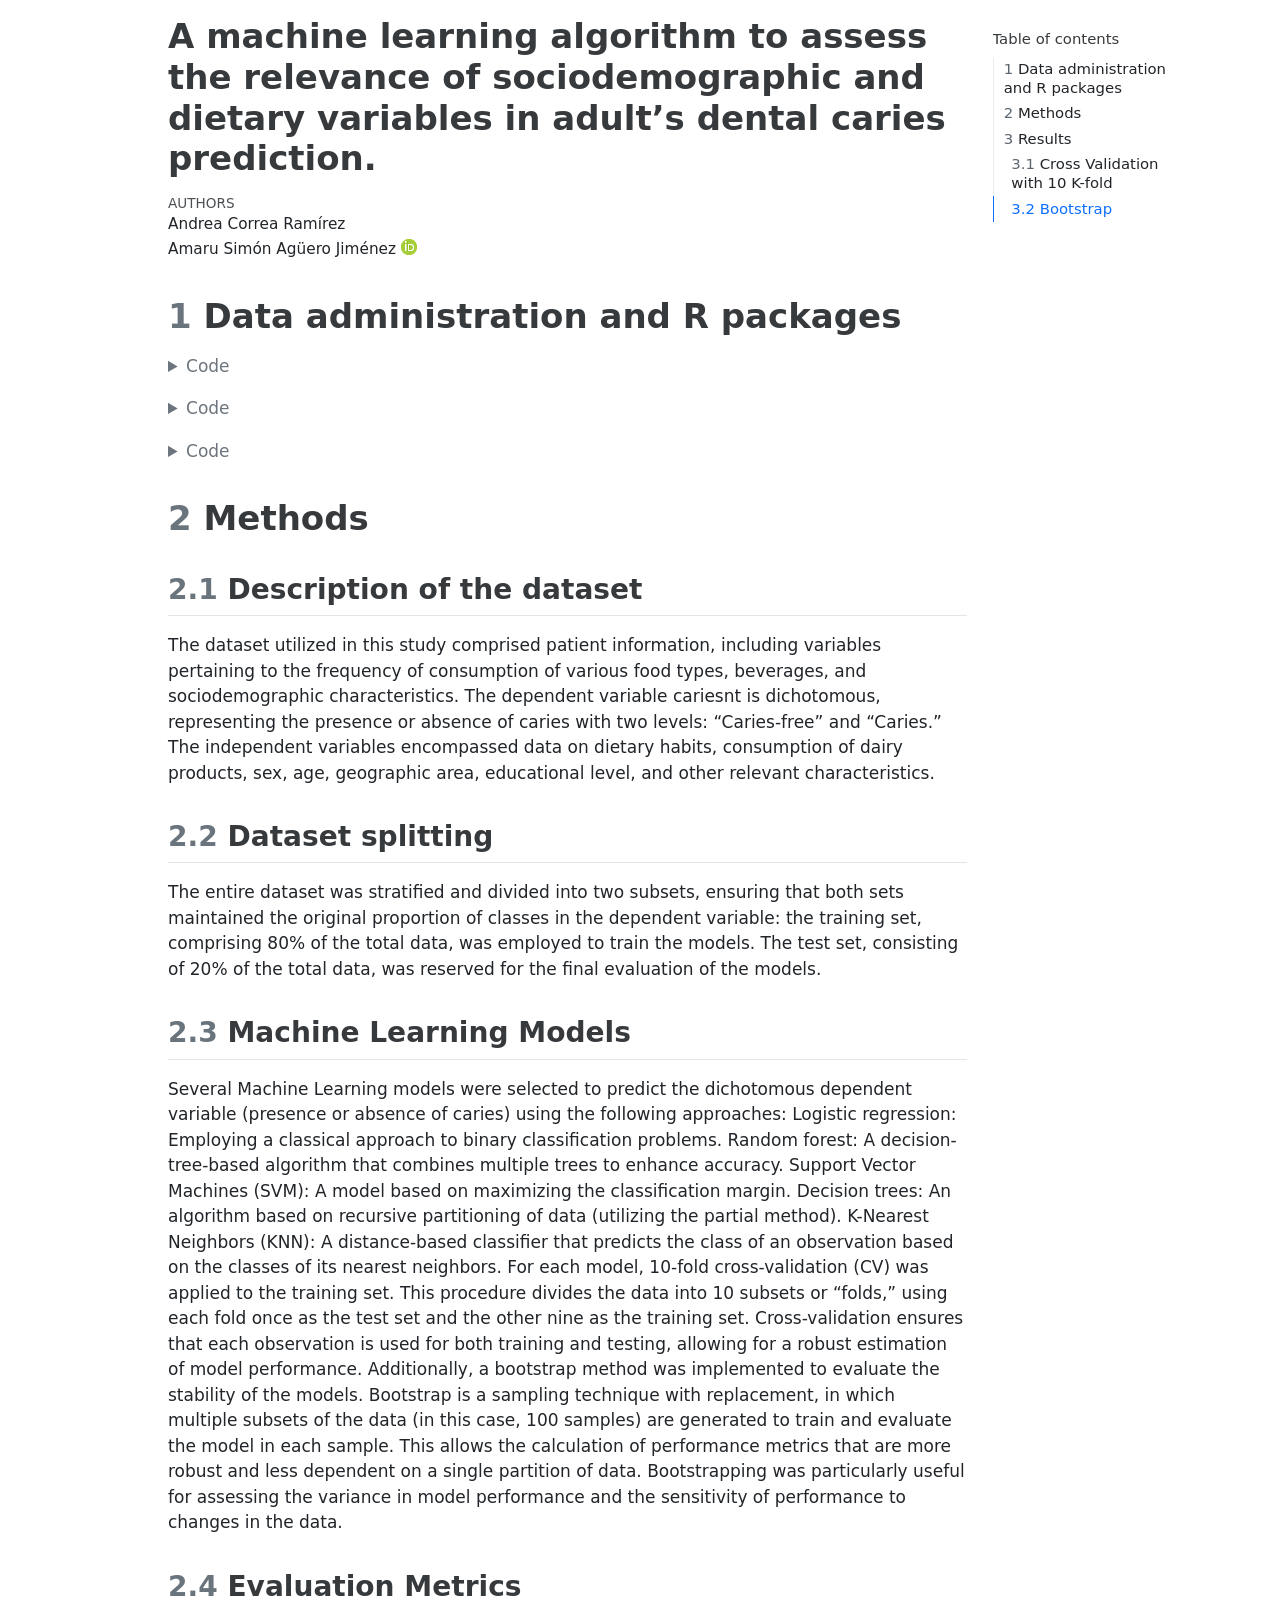
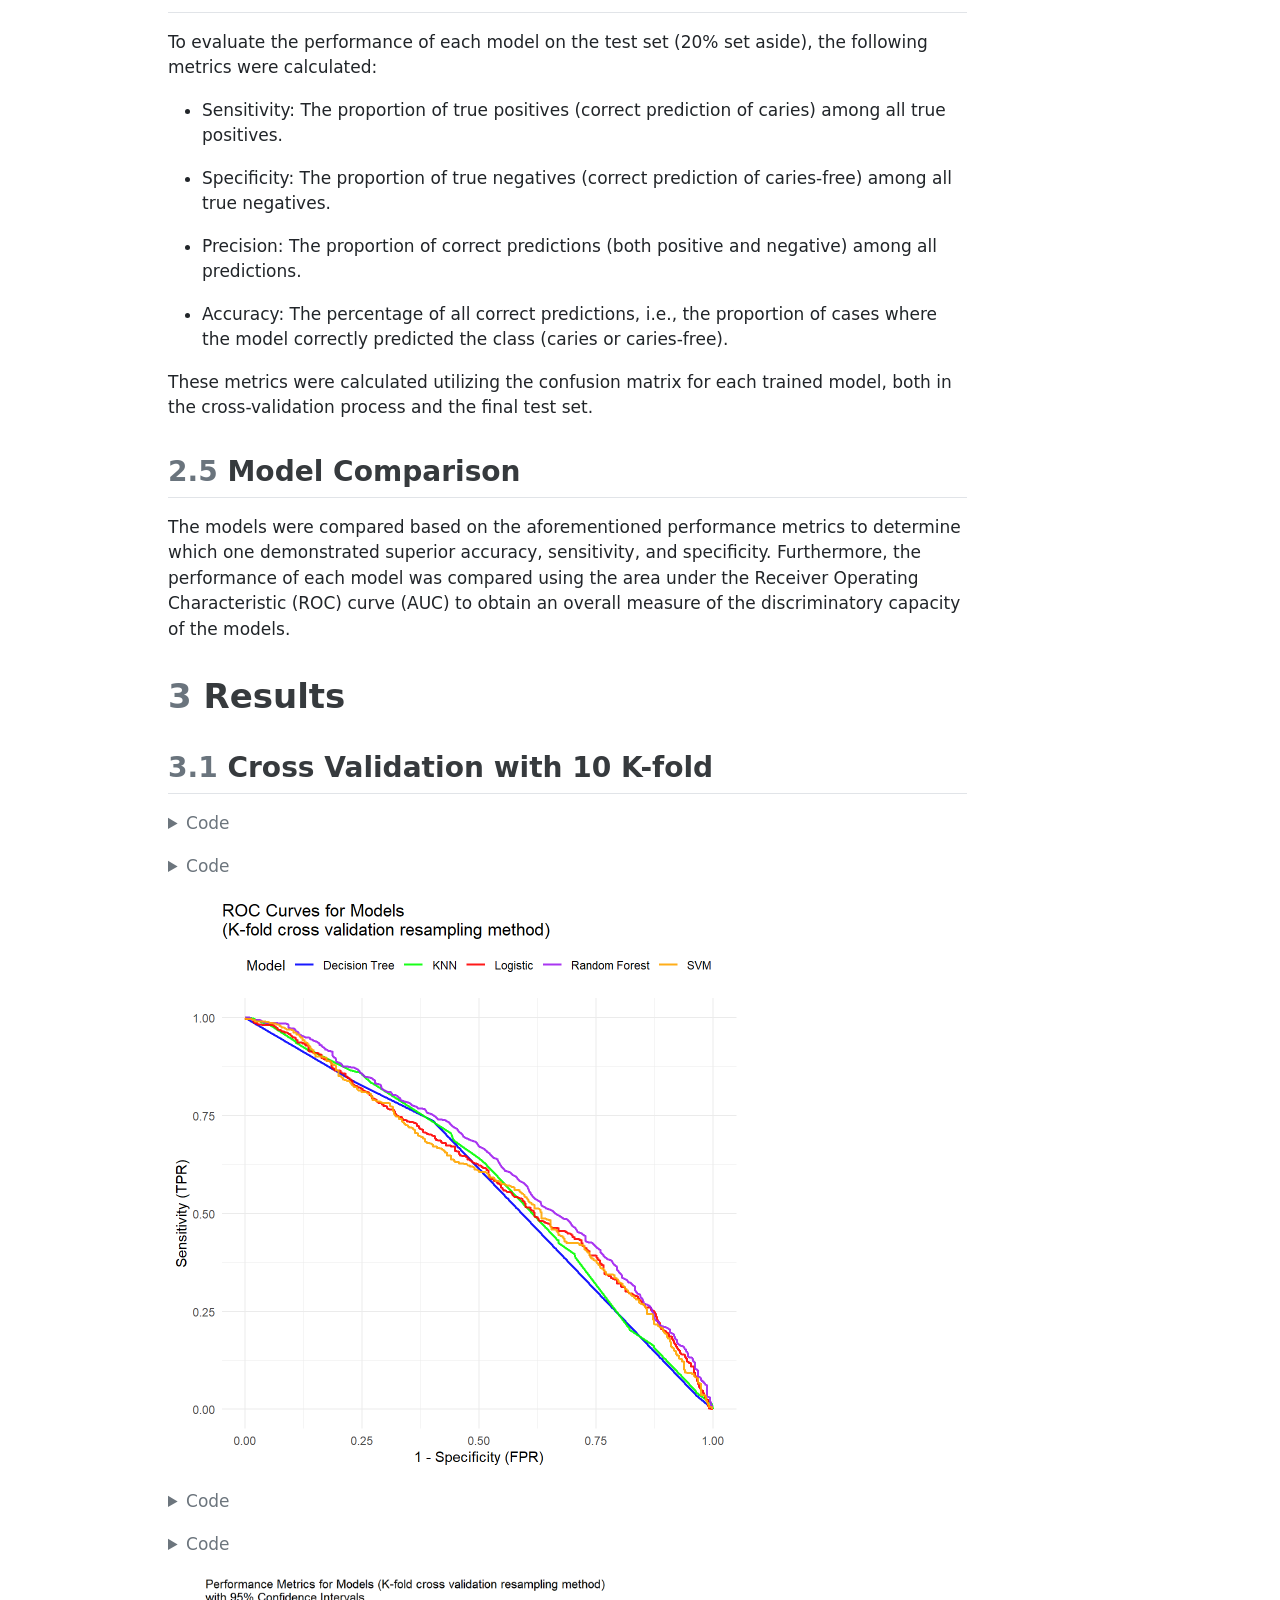
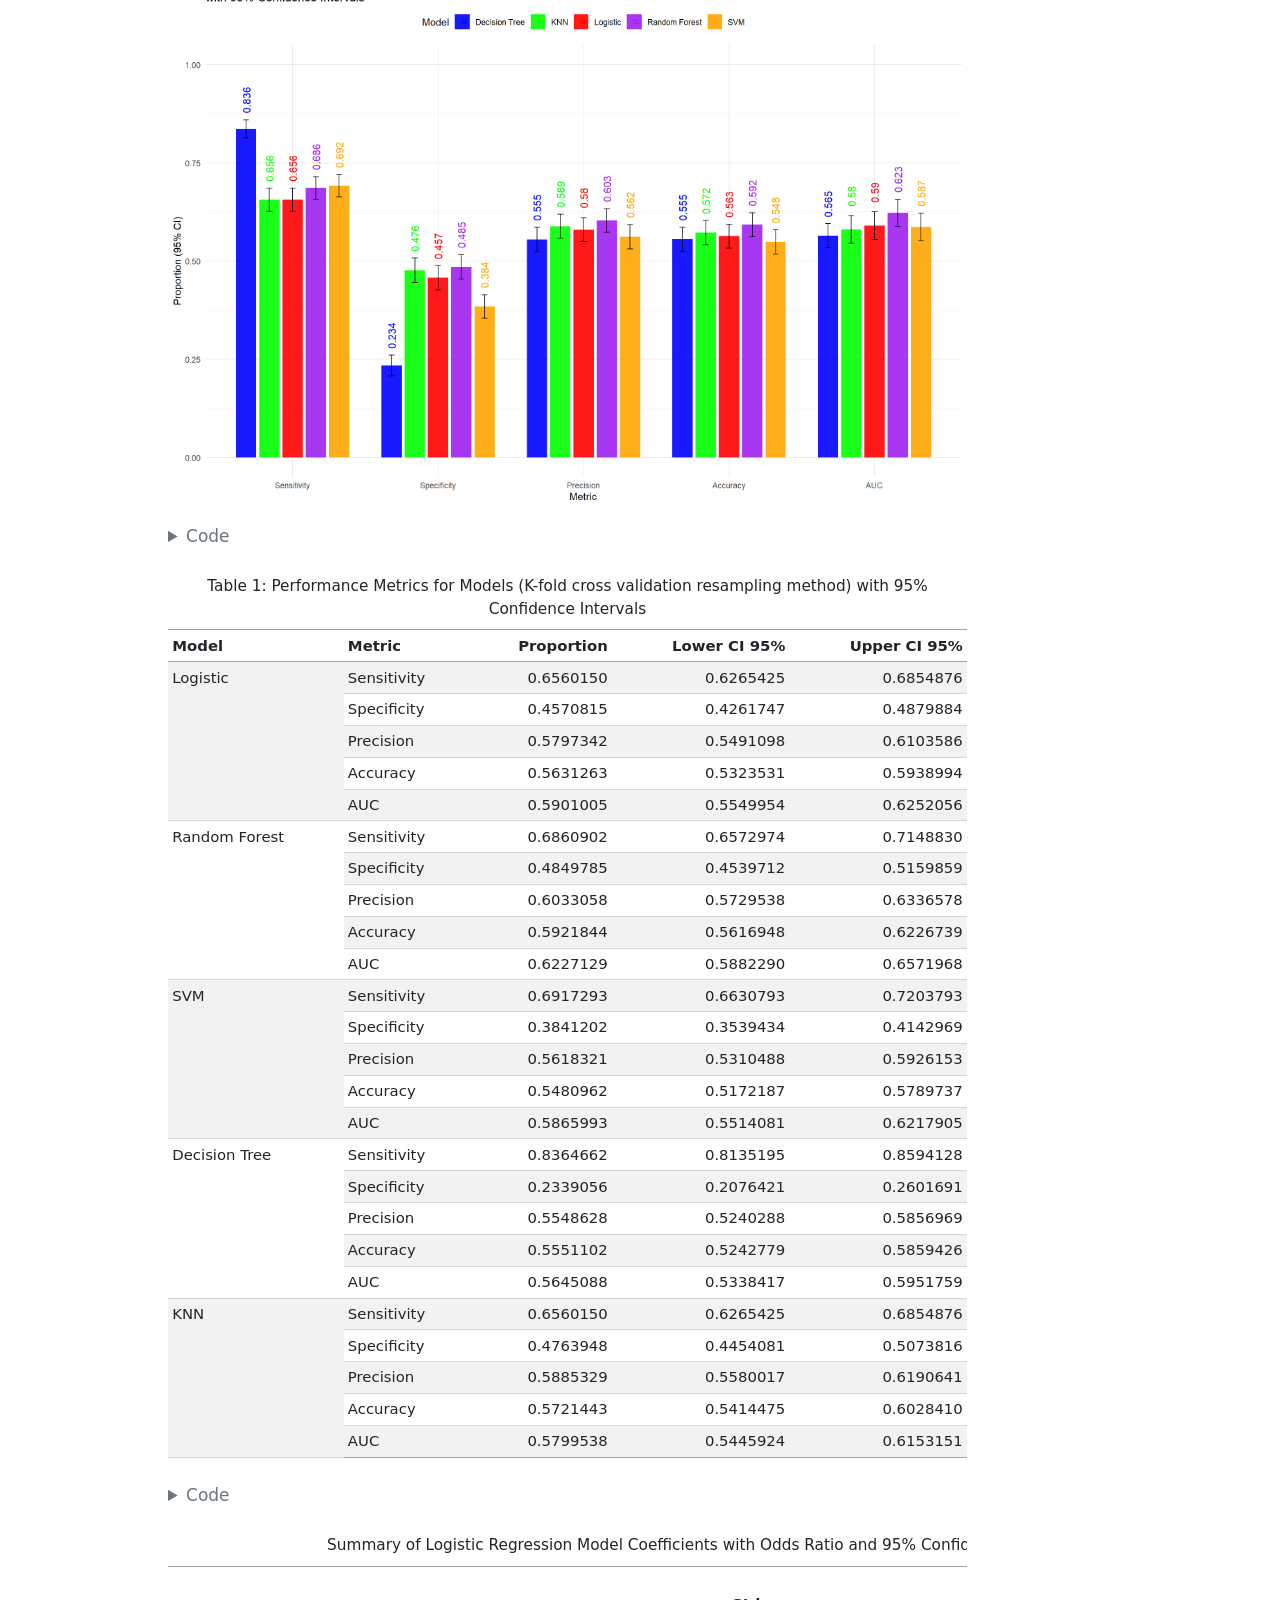
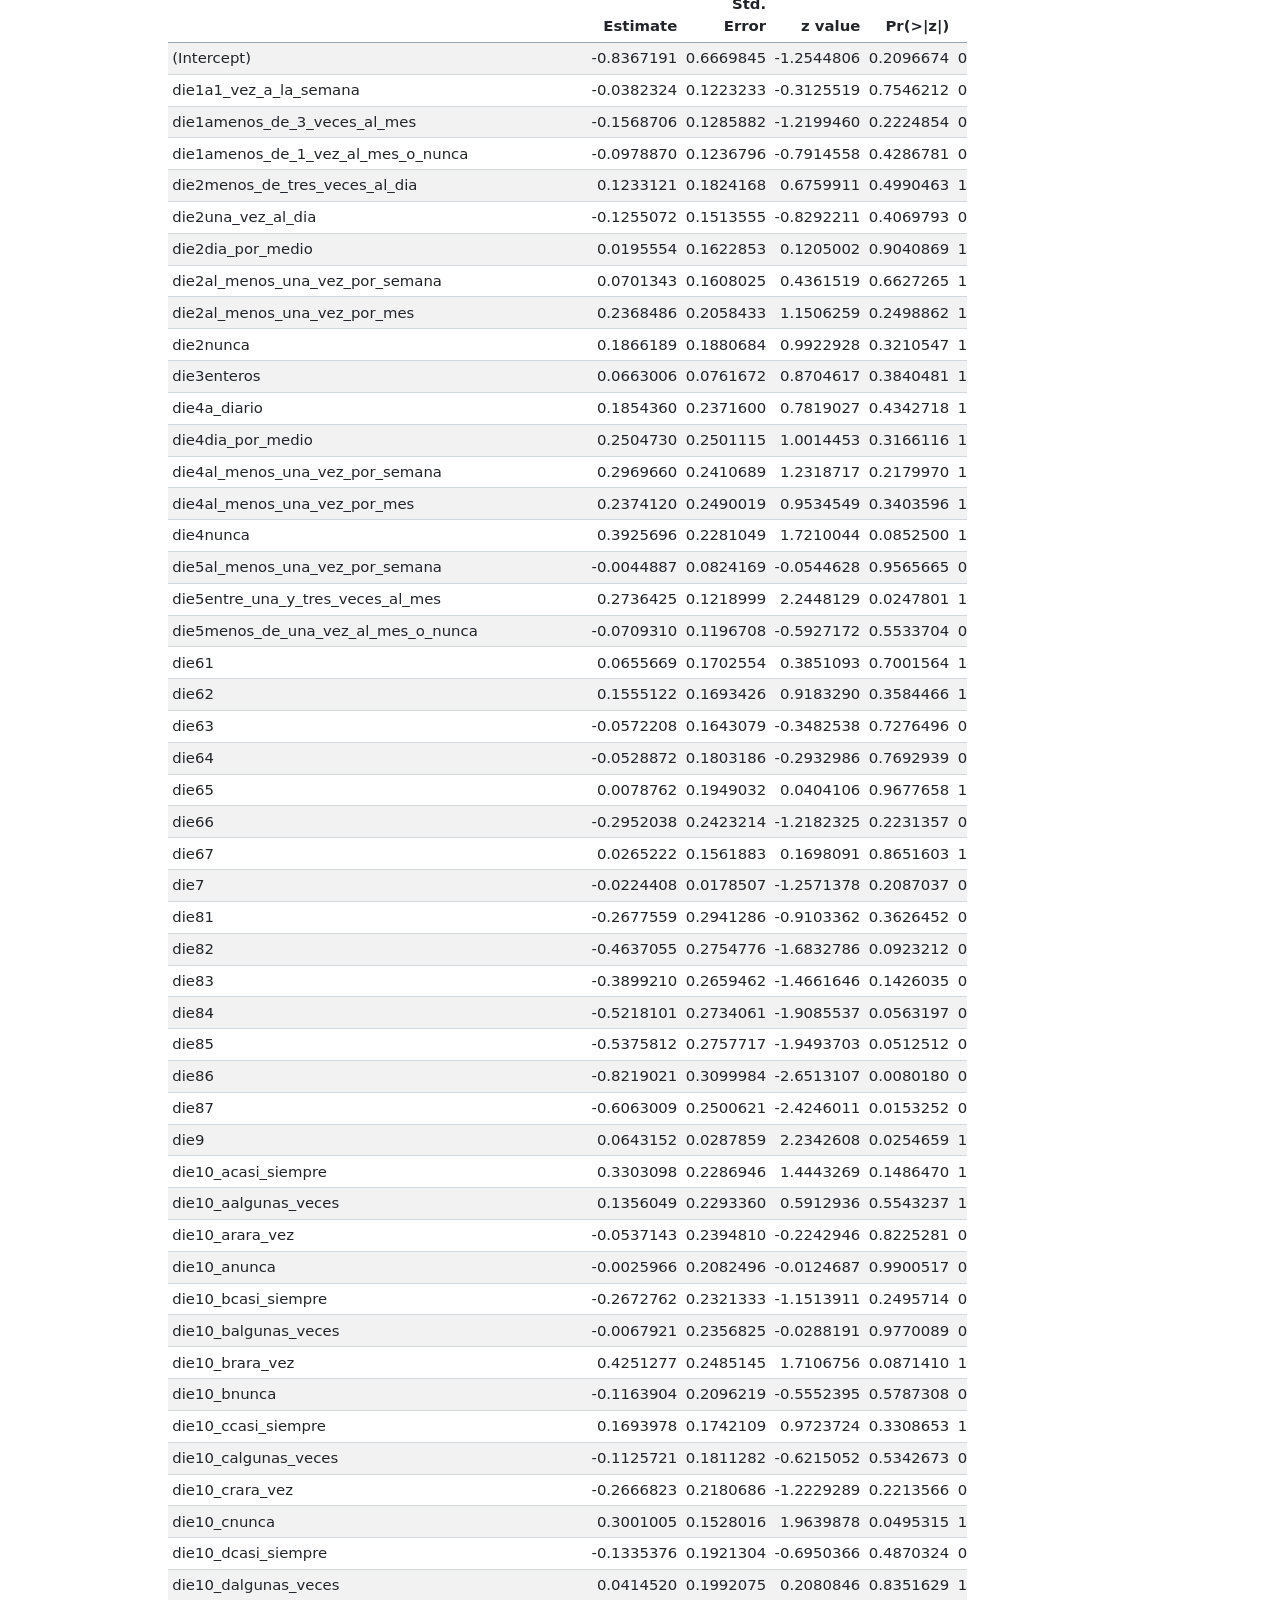
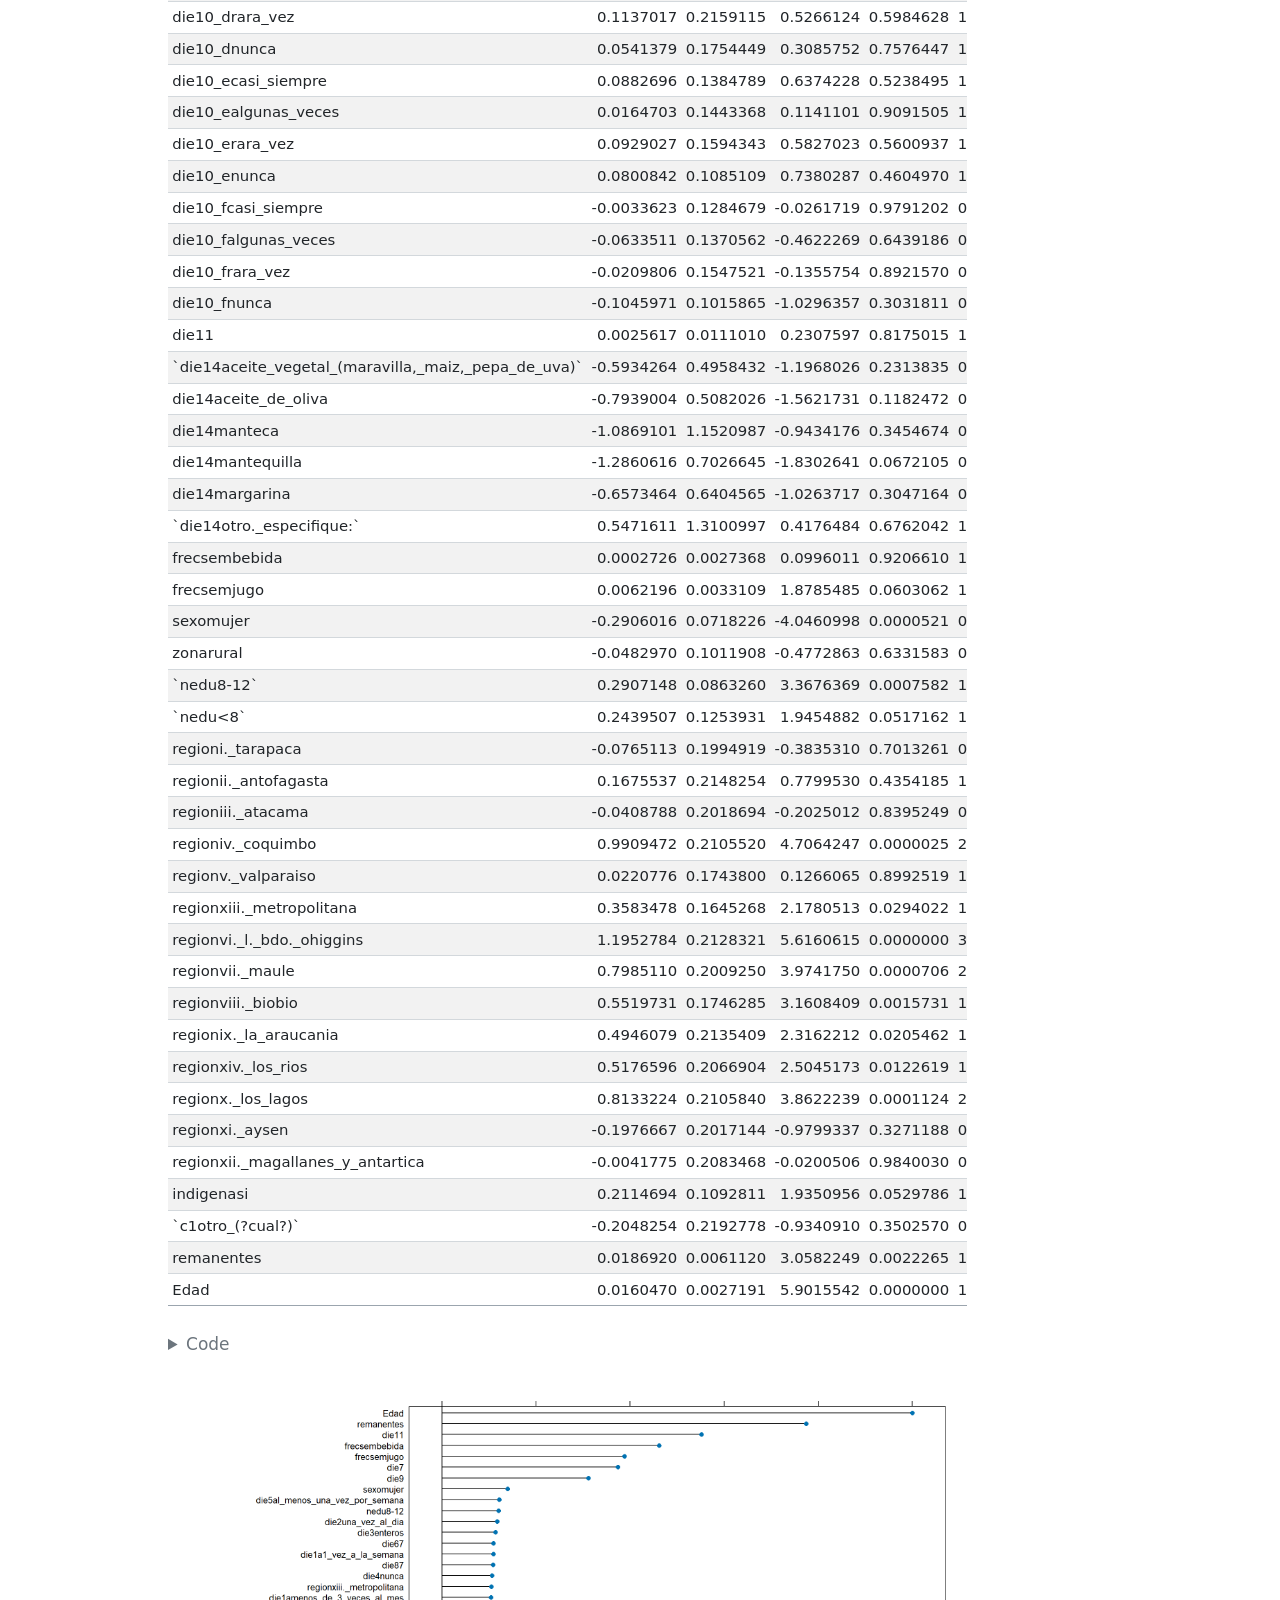
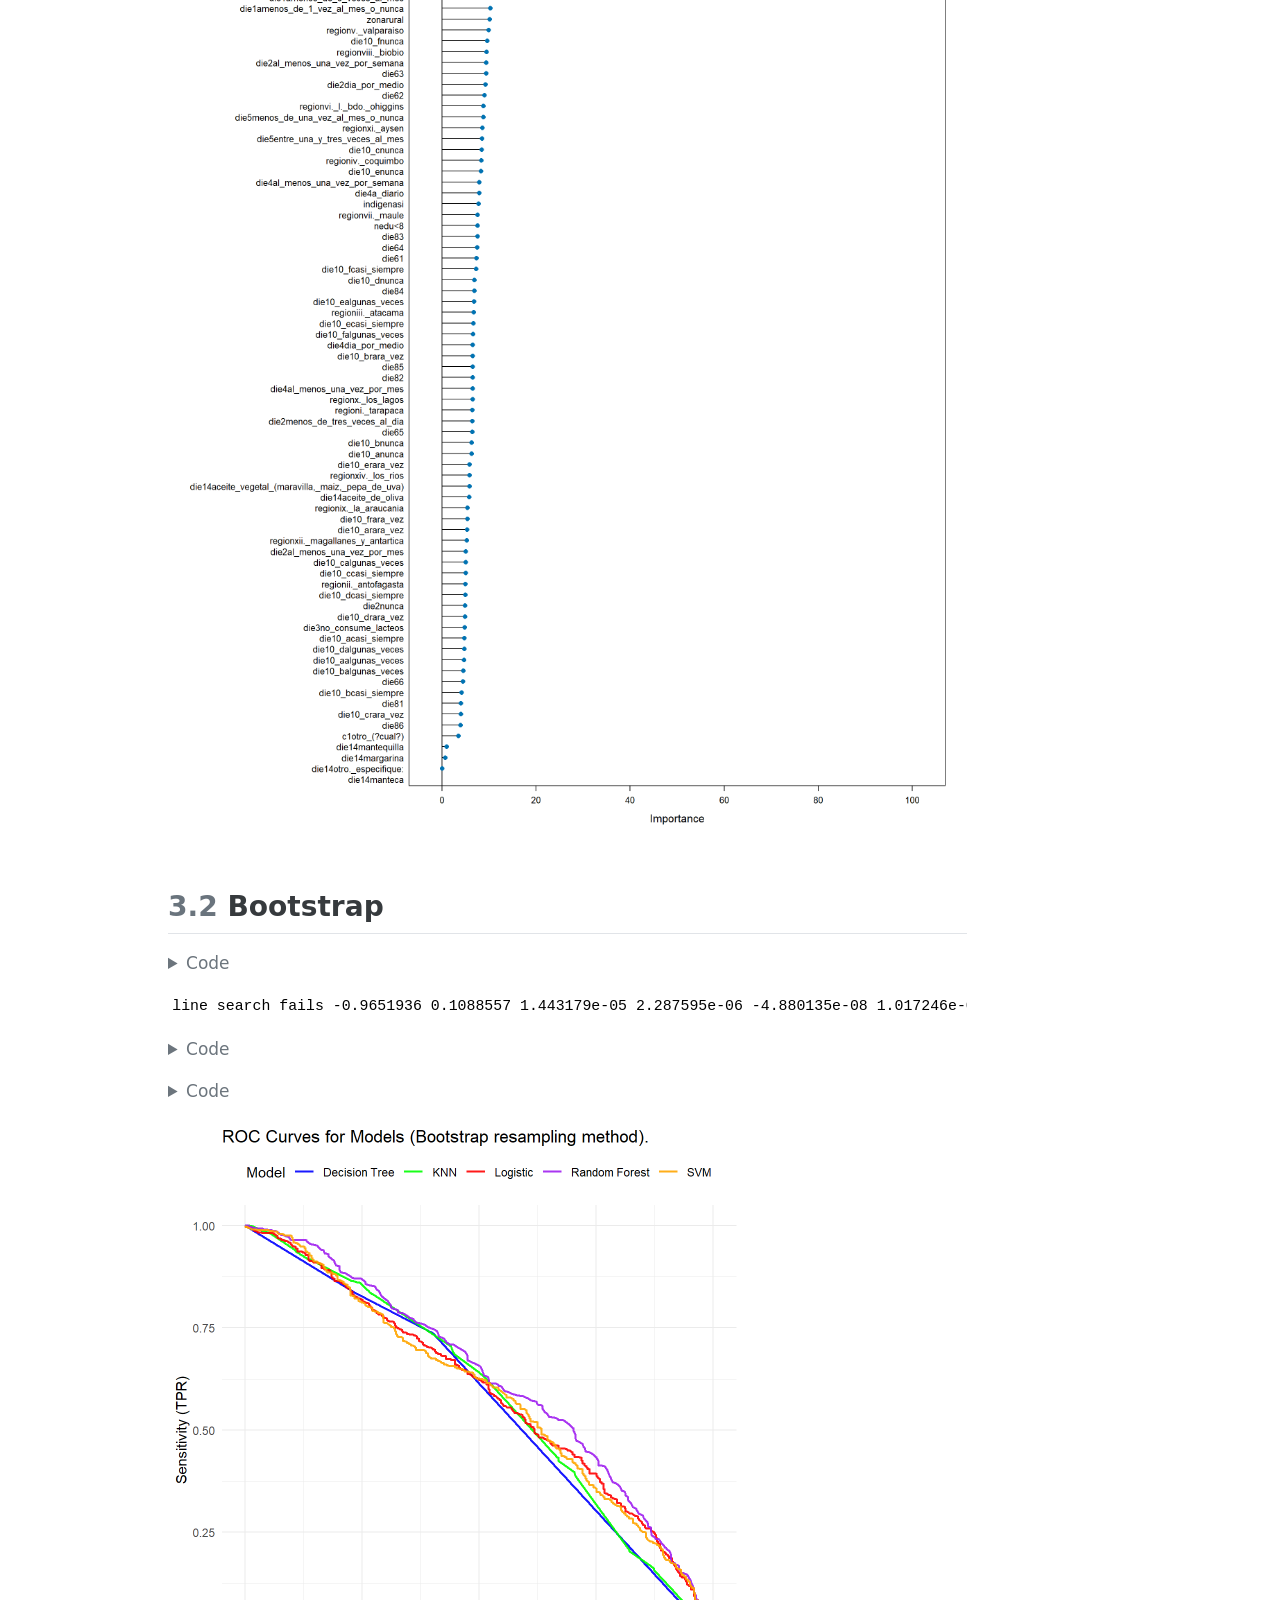
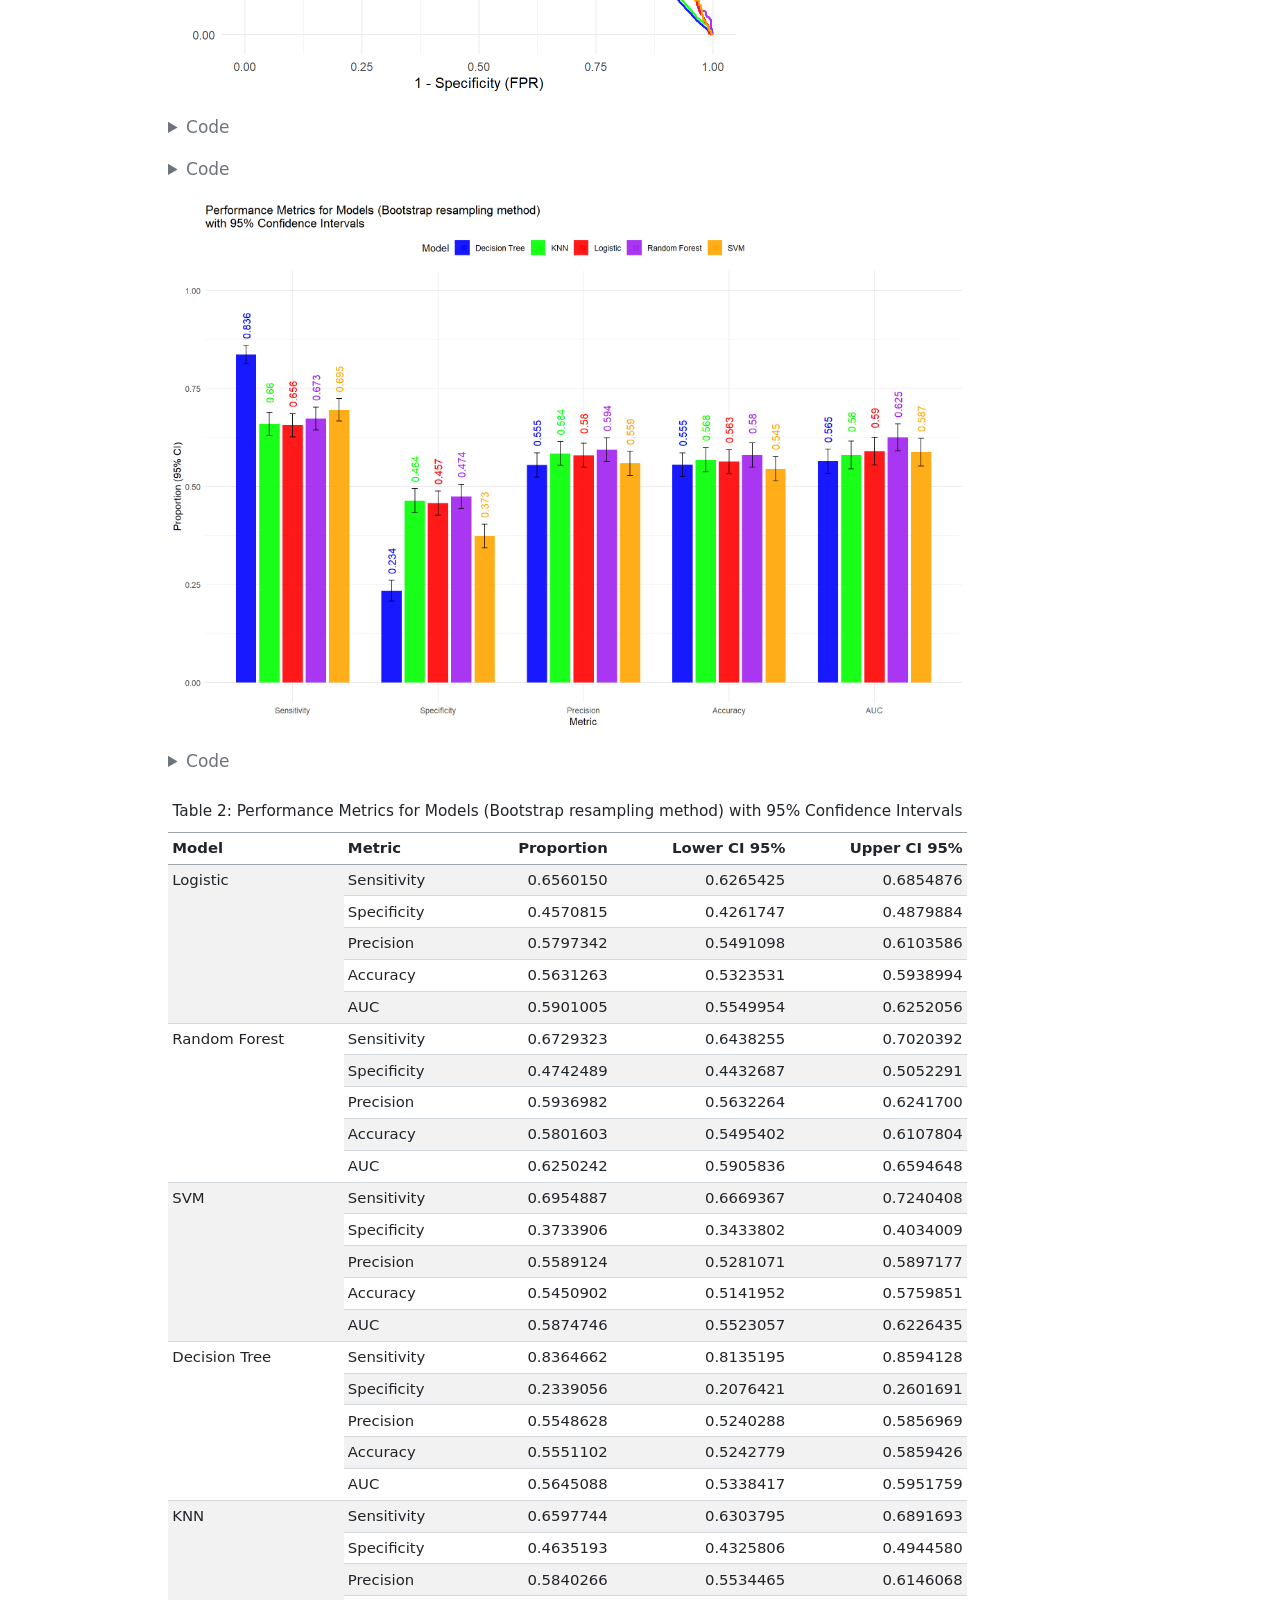
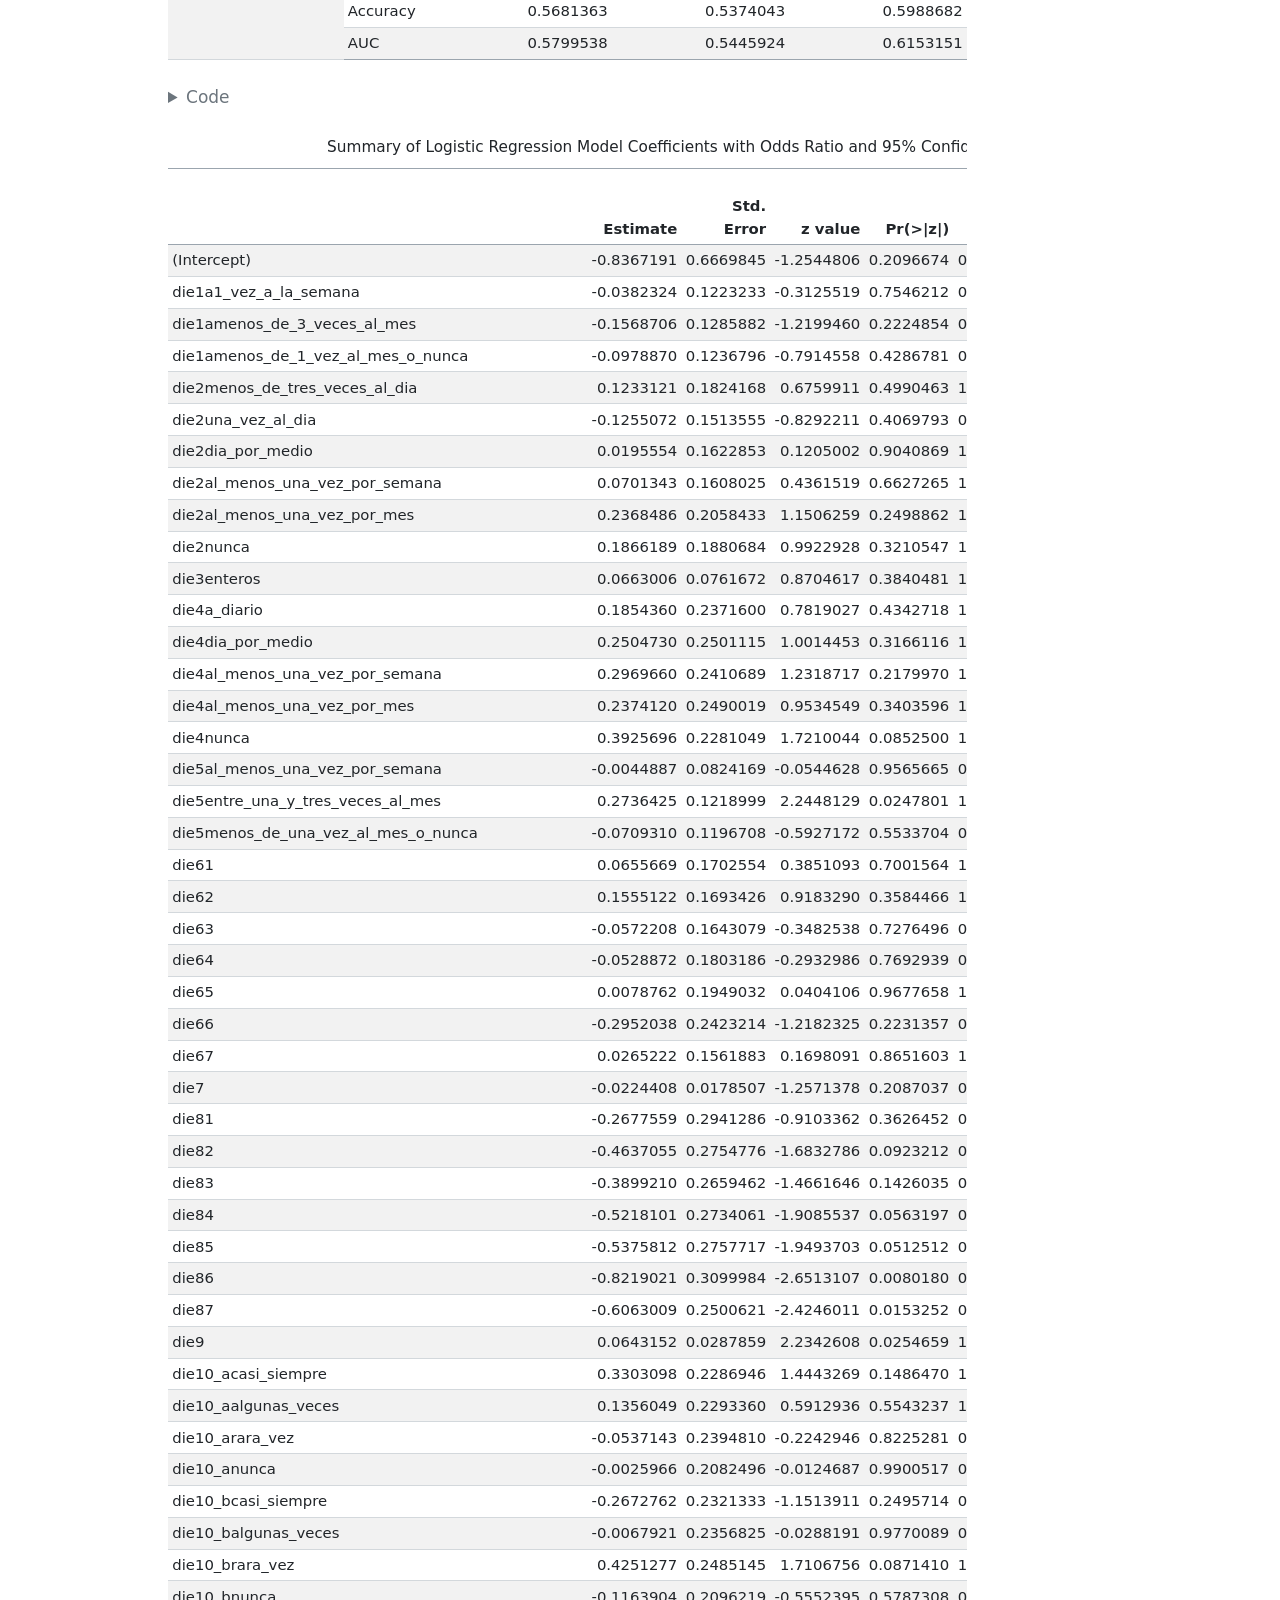
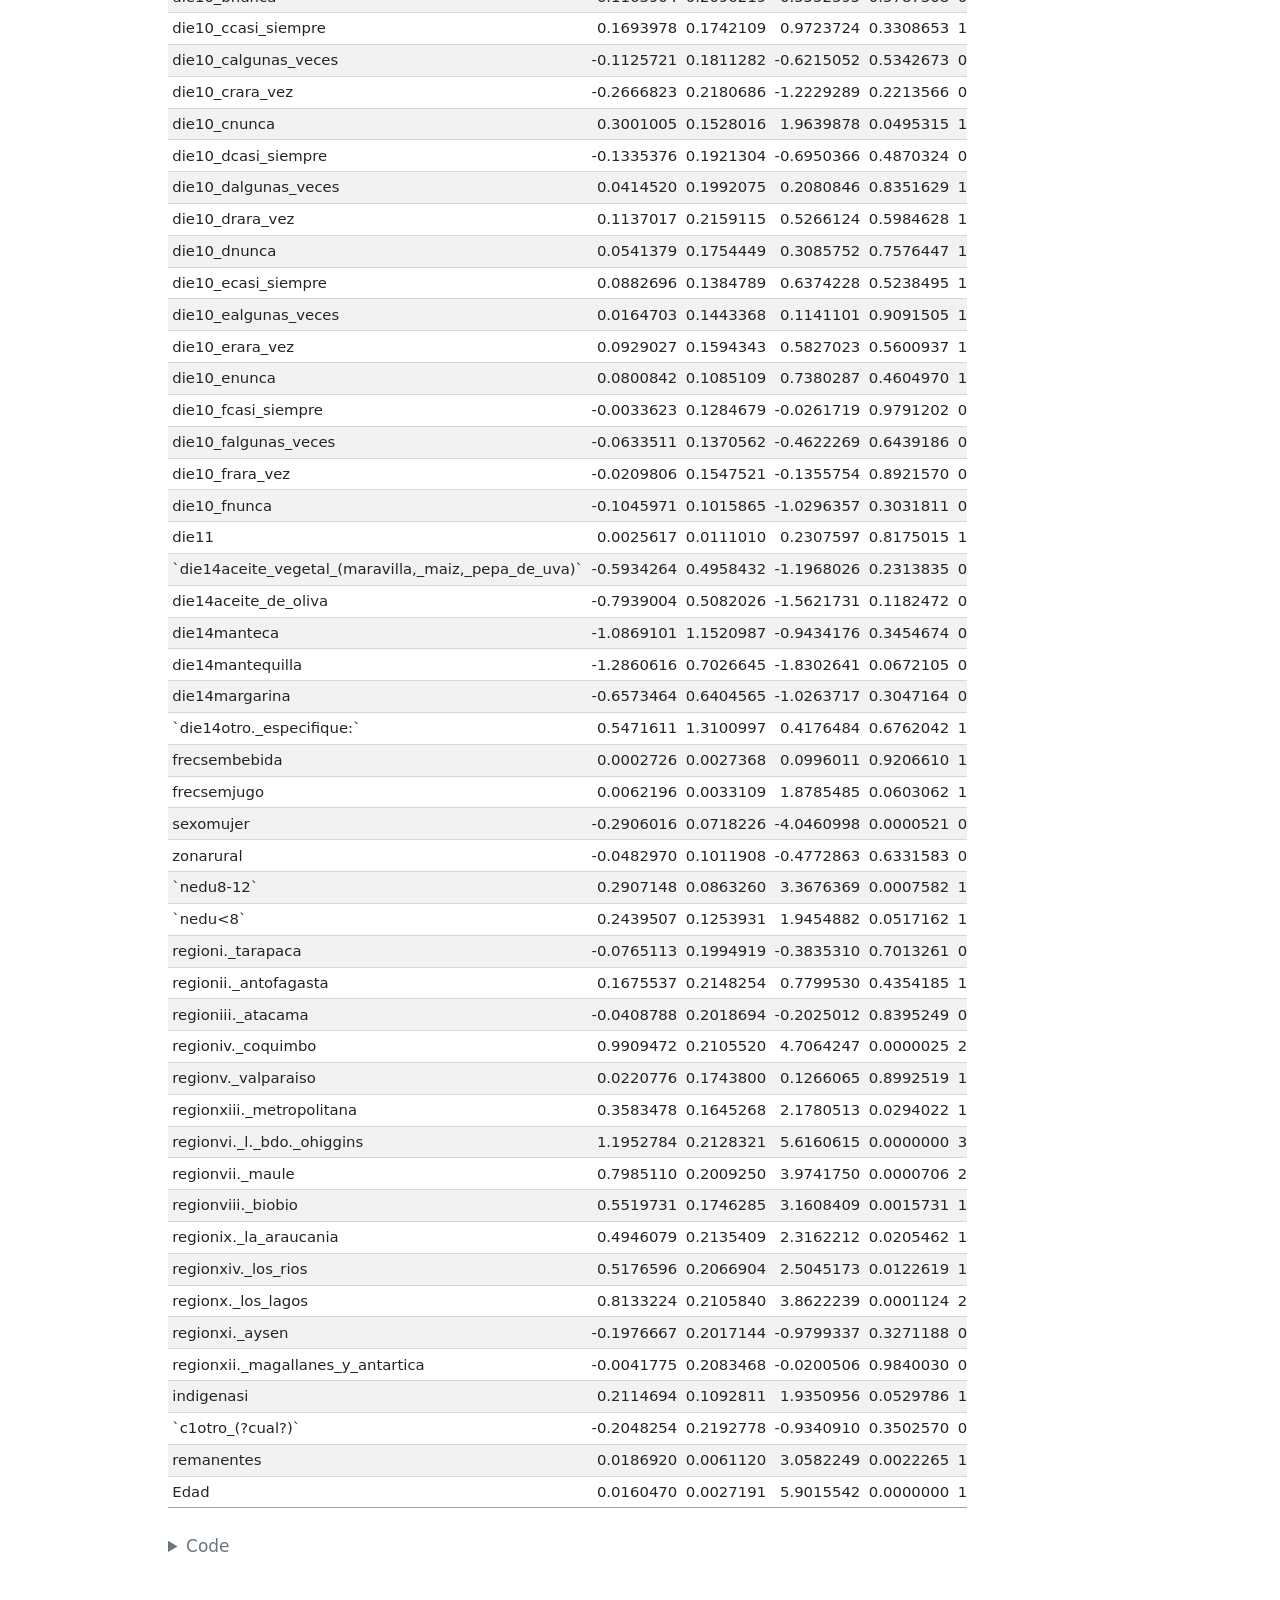
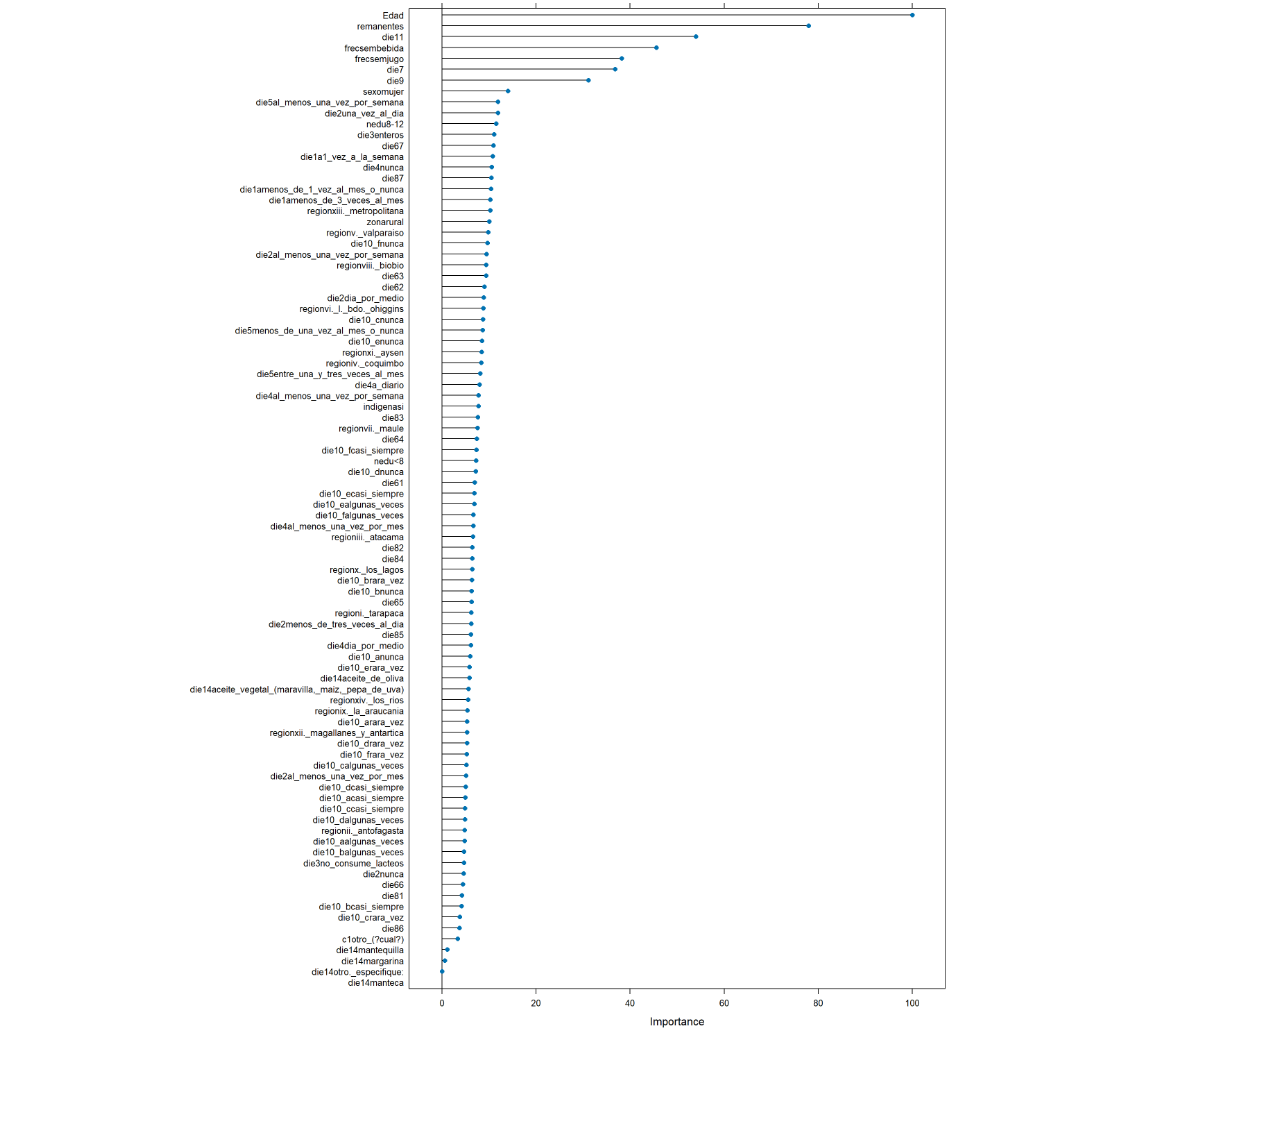
<file: docs/index.html>
<!DOCTYPE html>
<html xmlns="http://www.w3.org/1999/xhtml" lang="en" xml:lang="en"><head>

<meta charset="utf-8">
<meta name="generator" content="quarto-1.3.353">

<meta name="viewport" content="width=device-width, initial-scale=1.0, user-scalable=yes">

<meta name="author" content="Andrea Correa Ramírez">
<meta name="author" content="Amaru Simón Agüero Jiménez">

<title>A machine learning algorithm to assess the relevance of sociodemographic and dietary variables in adult’s dental caries prediction.</title>
<style>
code{white-space: pre-wrap;}
span.smallcaps{font-variant: small-caps;}
div.columns{display: flex; gap: min(4vw, 1.5em);}
div.column{flex: auto; overflow-x: auto;}
div.hanging-indent{margin-left: 1.5em; text-indent: -1.5em;}
ul.task-list{list-style: none;}
ul.task-list li input[type="checkbox"] {
  width: 0.8em;
  margin: 0 0.8em 0.2em -1em; /* quarto-specific, see https://github.com/quarto-dev/quarto-cli/issues/4556 */ 
  vertical-align: middle;
}
/* CSS for syntax highlighting */
pre > code.sourceCode { white-space: pre; position: relative; }
pre > code.sourceCode > span { display: inline-block; line-height: 1.25; }
pre > code.sourceCode > span:empty { height: 1.2em; }
.sourceCode { overflow: visible; }
code.sourceCode > span { color: inherit; text-decoration: inherit; }
div.sourceCode { margin: 1em 0; }
pre.sourceCode { margin: 0; }
@media screen {
div.sourceCode { overflow: auto; }
}
@media print {
pre > code.sourceCode { white-space: pre-wrap; }
pre > code.sourceCode > span { text-indent: -5em; padding-left: 5em; }
}
pre.numberSource code
  { counter-reset: source-line 0; }
pre.numberSource code > span
  { position: relative; left: -4em; counter-increment: source-line; }
pre.numberSource code > span > a:first-child::before
  { content: counter(source-line);
    position: relative; left: -1em; text-align: right; vertical-align: baseline;
    border: none; display: inline-block;
    -webkit-touch-callout: none; -webkit-user-select: none;
    -khtml-user-select: none; -moz-user-select: none;
    -ms-user-select: none; user-select: none;
    padding: 0 4px; width: 4em;
  }
pre.numberSource { margin-left: 3em;  padding-left: 4px; }
div.sourceCode
  {   }
@media screen {
pre > code.sourceCode > span > a:first-child::before { text-decoration: underline; }
}
</style>


<script src="index_files/libs/clipboard/clipboard.min.js"></script>
<script src="index_files/libs/quarto-html/quarto.js"></script>
<script src="index_files/libs/quarto-html/popper.min.js"></script>
<script src="index_files/libs/quarto-html/tippy.umd.min.js"></script>
<script src="index_files/libs/quarto-html/anchor.min.js"></script>
<link href="index_files/libs/quarto-html/tippy.css" rel="stylesheet">
<link href="index_files/libs/quarto-html/quarto-syntax-highlighting.css" rel="stylesheet" id="quarto-text-highlighting-styles">
<script src="index_files/libs/bootstrap/bootstrap.min.js"></script>
<link href="index_files/libs/bootstrap/bootstrap-icons.css" rel="stylesheet">
<link href="index_files/libs/bootstrap/bootstrap.min.css" rel="stylesheet" id="quarto-bootstrap" data-mode="light">

<script src="index_files/libs/kePrint-0.0.1/kePrint.js"></script>
<link href="index_files/libs/lightable-0.0.1/lightable.css" rel="stylesheet">


</head>

<body>

<div id="quarto-content" class="page-columns page-rows-contents page-layout-article">
<div id="quarto-margin-sidebar" class="sidebar margin-sidebar">
  <nav id="TOC" role="doc-toc" class="toc-active">
    <h2 id="toc-title">Table of contents</h2>
   
  <ul>
  <li><a href="#data-administration-and-r-packages" id="toc-data-administration-and-r-packages" class="nav-link active" data-scroll-target="#data-administration-and-r-packages"><span class="header-section-number">1</span> Data administration and R packages</a></li>
  <li><a href="#methods" id="toc-methods" class="nav-link" data-scroll-target="#methods"><span class="header-section-number">2</span> Methods</a>
  <ul class="collapse">
  <li><a href="#description-of-the-dataset" id="toc-description-of-the-dataset" class="nav-link" data-scroll-target="#description-of-the-dataset"><span class="header-section-number">2.1</span> Description of the dataset</a></li>
  <li><a href="#dataset-splitting" id="toc-dataset-splitting" class="nav-link" data-scroll-target="#dataset-splitting"><span class="header-section-number">2.2</span> Dataset splitting</a></li>
  <li><a href="#machine-learning-models" id="toc-machine-learning-models" class="nav-link" data-scroll-target="#machine-learning-models"><span class="header-section-number">2.3</span> Machine Learning Models</a></li>
  <li><a href="#evaluation-metrics" id="toc-evaluation-metrics" class="nav-link" data-scroll-target="#evaluation-metrics"><span class="header-section-number">2.4</span> Evaluation Metrics</a></li>
  <li><a href="#model-comparison" id="toc-model-comparison" class="nav-link" data-scroll-target="#model-comparison"><span class="header-section-number">2.5</span> Model Comparison</a></li>
  </ul></li>
  <li><a href="#results" id="toc-results" class="nav-link" data-scroll-target="#results"><span class="header-section-number">3</span> Results</a>
  <ul class="collapse">
  <li><a href="#cross-validation-with-10-k-fold" id="toc-cross-validation-with-10-k-fold" class="nav-link" data-scroll-target="#cross-validation-with-10-k-fold"><span class="header-section-number">3.1</span> Cross Validation with 10 K-fold</a></li>
  <li><a href="#bootstrap" id="toc-bootstrap" class="nav-link" data-scroll-target="#bootstrap"><span class="header-section-number">3.2</span> Bootstrap</a></li>
  </ul></li>
  </ul>
</nav>
</div>
<main class="content" id="quarto-document-content">

<header id="title-block-header" class="quarto-title-block default">
<div class="quarto-title">
<h1 class="title">A machine learning algorithm to assess the relevance of sociodemographic and dietary variables in adult’s dental caries prediction.</h1>
</div>



<div class="quarto-title-meta">

    <div>
    <div class="quarto-title-meta-heading">Authors</div>
    <div class="quarto-title-meta-contents">
             <p>Andrea Correa Ramírez </p>
             <p>Amaru Simón Agüero Jiménez <a href="https://orcid.org/0000-0001-7336-1833" class="quarto-title-author-orcid"> <img src="[data-uri]"></a></p>
          </div>
  </div>
    
  
    
  </div>
  

</header>

<section id="data-administration-and-r-packages" class="level1" data-number="1">
<h1 data-number="1"><span class="header-section-number">1</span> Data administration and R packages</h1>
<div class="cell">
<details>
<summary>Code</summary>
<div class="sourceCode cell-code" id="cb1"><pre class="sourceCode r code-with-copy"><code class="sourceCode r"><span id="cb1-1"><a href="#cb1-1" aria-hidden="true" tabindex="-1"></a>install_and_load_packages <span class="ot">&lt;-</span> <span class="cf">function</span>(packages) {</span>
<span id="cb1-2"><a href="#cb1-2" aria-hidden="true" tabindex="-1"></a>  <span class="cf">for</span> (package <span class="cf">in</span> packages) {</span>
<span id="cb1-3"><a href="#cb1-3" aria-hidden="true" tabindex="-1"></a>    <span class="cf">if</span> (<span class="sc">!</span><span class="fu">require</span>(package, <span class="at">character.only =</span> <span class="cn">TRUE</span>)) {</span>
<span id="cb1-4"><a href="#cb1-4" aria-hidden="true" tabindex="-1"></a>      <span class="fu">install.packages</span>(package)</span>
<span id="cb1-5"><a href="#cb1-5" aria-hidden="true" tabindex="-1"></a>      <span class="fu">library</span>(package, <span class="at">character.only =</span> <span class="cn">TRUE</span>)</span>
<span id="cb1-6"><a href="#cb1-6" aria-hidden="true" tabindex="-1"></a>    }</span>
<span id="cb1-7"><a href="#cb1-7" aria-hidden="true" tabindex="-1"></a>  }</span>
<span id="cb1-8"><a href="#cb1-8" aria-hidden="true" tabindex="-1"></a>}</span>
<span id="cb1-9"><a href="#cb1-9" aria-hidden="true" tabindex="-1"></a></span>
<span id="cb1-10"><a href="#cb1-10" aria-hidden="true" tabindex="-1"></a>necessary_packages <span class="ot">&lt;-</span> <span class="fu">c</span>(<span class="st">"knitr"</span>, <span class="st">"tidyverse"</span>, <span class="st">"naniar"</span>, <span class="st">"performance"</span>, </span>
<span id="cb1-11"><a href="#cb1-11" aria-hidden="true" tabindex="-1"></a>                        <span class="st">"party"</span>, <span class="st">"caret"</span>, <span class="st">"rpart"</span>, <span class="st">"partykit"</span>, <span class="st">"ROCR"</span>, </span>
<span id="cb1-12"><a href="#cb1-12" aria-hidden="true" tabindex="-1"></a>                        <span class="st">"data.tree"</span>, <span class="st">"randomForest"</span>, <span class="st">"caTools"</span>, <span class="st">"ggraph"</span>, </span>
<span id="cb1-13"><a href="#cb1-13" aria-hidden="true" tabindex="-1"></a>                        <span class="st">"igraph"</span>, <span class="st">"e1071"</span>, <span class="st">"class"</span>, <span class="st">"haven"</span>,<span class="st">"stringi"</span>,<span class="st">"class"</span>,<span class="st">"pROC"</span>,<span class="st">"kableExtra"</span>)</span>
<span id="cb1-14"><a href="#cb1-14" aria-hidden="true" tabindex="-1"></a></span>
<span id="cb1-15"><a href="#cb1-15" aria-hidden="true" tabindex="-1"></a><span class="fu">install_and_load_packages</span>(necessary_packages)</span>
<span id="cb1-16"><a href="#cb1-16" aria-hidden="true" tabindex="-1"></a></span>
<span id="cb1-17"><a href="#cb1-17" aria-hidden="true" tabindex="-1"></a></span>
<span id="cb1-18"><a href="#cb1-18" aria-hidden="true" tabindex="-1"></a>opts_chunk<span class="sc">$</span><span class="fu">set</span>(</span>
<span id="cb1-19"><a href="#cb1-19" aria-hidden="true" tabindex="-1"></a>  <span class="at">echo =</span> <span class="cn">TRUE</span>,</span>
<span id="cb1-20"><a href="#cb1-20" aria-hidden="true" tabindex="-1"></a>  <span class="at">warning =</span> <span class="cn">FALSE</span>,</span>
<span id="cb1-21"><a href="#cb1-21" aria-hidden="true" tabindex="-1"></a>  <span class="at">message =</span> <span class="cn">FALSE</span>)</span></code><button title="Copy to Clipboard" class="code-copy-button"><i class="bi"></i></button></pre></div>
</details>
</div>
<div class="cell">
<details>
<summary>Code</summary>
<div class="sourceCode cell-code" id="cb2"><pre class="sourceCode r code-with-copy"><code class="sourceCode r"><span id="cb2-1"><a href="#cb2-1" aria-hidden="true" tabindex="-1"></a>data <span class="ot">&lt;-</span> <span class="fu">read_dta</span>(<span class="fu">paste0</span>(<span class="fu">gsub</span>(<span class="st">"/docs"</span>, <span class="st">""</span>, <span class="fu">getwd</span>()), <span class="st">"/data/data.dta"</span>))</span>
<span id="cb2-2"><a href="#cb2-2" aria-hidden="true" tabindex="-1"></a></span>
<span id="cb2-3"><a href="#cb2-3" aria-hidden="true" tabindex="-1"></a><span class="co">#FUNCTIONS######################################################################</span></span>
<span id="cb2-4"><a href="#cb2-4" aria-hidden="true" tabindex="-1"></a>clean_levels <span class="ot">&lt;-</span> <span class="cf">function</span>(factor_var) {</span>
<span id="cb2-5"><a href="#cb2-5" aria-hidden="true" tabindex="-1"></a>  <span class="cf">if</span>(<span class="fu">is.factor</span>(factor_var)) {</span>
<span id="cb2-6"><a href="#cb2-6" aria-hidden="true" tabindex="-1"></a>    <span class="co"># Reemplazar espacios con guiones bajos y eliminar caracteres especiales</span></span>
<span id="cb2-7"><a href="#cb2-7" aria-hidden="true" tabindex="-1"></a>    <span class="fu">fct_relabel</span>(factor_var, <span class="sc">~</span> <span class="fu">stri_trans_general</span>(<span class="fu">gsub</span>(<span class="st">" "</span>, <span class="st">"_"</span>, .), <span class="st">"Latin-ASCII"</span>) <span class="sc">%&gt;%</span> </span>
<span id="cb2-8"><a href="#cb2-8" aria-hidden="true" tabindex="-1"></a>                  <span class="fu">tolower</span>())</span>
<span id="cb2-9"><a href="#cb2-9" aria-hidden="true" tabindex="-1"></a>  } <span class="cf">else</span> {</span>
<span id="cb2-10"><a href="#cb2-10" aria-hidden="true" tabindex="-1"></a>    factor_var</span>
<span id="cb2-11"><a href="#cb2-11" aria-hidden="true" tabindex="-1"></a>  }</span>
<span id="cb2-12"><a href="#cb2-12" aria-hidden="true" tabindex="-1"></a>}</span></code><button title="Copy to Clipboard" class="code-copy-button"><i class="bi"></i></button></pre></div>
</details>
</div>
<div class="cell">
<details>
<summary>Code</summary>
<div class="sourceCode cell-code" id="cb3"><pre class="sourceCode r code-with-copy"><code class="sourceCode r"><span id="cb3-1"><a href="#cb3-1" aria-hidden="true" tabindex="-1"></a>select_data<span class="ot">&lt;-</span> data <span class="sc">%&gt;%</span> dplyr<span class="sc">::</span><span class="fu">select</span>(<span class="st">"cariesnt"</span>,</span>
<span id="cb3-2"><a href="#cb3-2" aria-hidden="true" tabindex="-1"></a>                             <span class="st">"die1a"</span>,</span>
<span id="cb3-3"><a href="#cb3-3" aria-hidden="true" tabindex="-1"></a>                             <span class="st">"die2"</span>,</span>
<span id="cb3-4"><a href="#cb3-4" aria-hidden="true" tabindex="-1"></a>                             <span class="st">"die3"</span>,</span>
<span id="cb3-5"><a href="#cb3-5" aria-hidden="true" tabindex="-1"></a>                             <span class="st">"die4"</span>,</span>
<span id="cb3-6"><a href="#cb3-6" aria-hidden="true" tabindex="-1"></a>                             <span class="st">"die5"</span>,</span>
<span id="cb3-7"><a href="#cb3-7" aria-hidden="true" tabindex="-1"></a>                             <span class="st">"die6"</span>,</span>
<span id="cb3-8"><a href="#cb3-8" aria-hidden="true" tabindex="-1"></a>                             <span class="st">"die7"</span>,</span>
<span id="cb3-9"><a href="#cb3-9" aria-hidden="true" tabindex="-1"></a>                             <span class="st">"die8"</span>,</span>
<span id="cb3-10"><a href="#cb3-10" aria-hidden="true" tabindex="-1"></a>                             <span class="st">"die9"</span>,</span>
<span id="cb3-11"><a href="#cb3-11" aria-hidden="true" tabindex="-1"></a>                             <span class="st">"die10_a"</span>,</span>
<span id="cb3-12"><a href="#cb3-12" aria-hidden="true" tabindex="-1"></a>                             <span class="st">"die10_b"</span>,</span>
<span id="cb3-13"><a href="#cb3-13" aria-hidden="true" tabindex="-1"></a>                             <span class="st">"die10_c"</span>,</span>
<span id="cb3-14"><a href="#cb3-14" aria-hidden="true" tabindex="-1"></a>                             <span class="st">"die10_d"</span>, </span>
<span id="cb3-15"><a href="#cb3-15" aria-hidden="true" tabindex="-1"></a>                             <span class="st">"die10_e"</span>,</span>
<span id="cb3-16"><a href="#cb3-16" aria-hidden="true" tabindex="-1"></a>                             <span class="st">"die10_f"</span>,</span>
<span id="cb3-17"><a href="#cb3-17" aria-hidden="true" tabindex="-1"></a>                             <span class="st">"die11"</span>,</span>
<span id="cb3-18"><a href="#cb3-18" aria-hidden="true" tabindex="-1"></a>                             <span class="st">"die14"</span>,</span>
<span id="cb3-19"><a href="#cb3-19" aria-hidden="true" tabindex="-1"></a>                             <span class="st">"frecsembebida"</span>,</span>
<span id="cb3-20"><a href="#cb3-20" aria-hidden="true" tabindex="-1"></a>                             <span class="st">"frecsemjugo"</span>,</span>
<span id="cb3-21"><a href="#cb3-21" aria-hidden="true" tabindex="-1"></a>                             <span class="st">"sexo"</span>,</span>
<span id="cb3-22"><a href="#cb3-22" aria-hidden="true" tabindex="-1"></a>                             <span class="co"># "edad_cat",</span></span>
<span id="cb3-23"><a href="#cb3-23" aria-hidden="true" tabindex="-1"></a>                             <span class="st">"zona"</span>,</span>
<span id="cb3-24"><a href="#cb3-24" aria-hidden="true" tabindex="-1"></a>                             <span class="st">"nedu"</span>,</span>
<span id="cb3-25"><a href="#cb3-25" aria-hidden="true" tabindex="-1"></a>                             <span class="st">"region"</span>,</span>
<span id="cb3-26"><a href="#cb3-26" aria-hidden="true" tabindex="-1"></a>                             <span class="co"># "macrozona",</span></span>
<span id="cb3-27"><a href="#cb3-27" aria-hidden="true" tabindex="-1"></a>                             <span class="st">"indigena"</span>,</span>
<span id="cb3-28"><a href="#cb3-28" aria-hidden="true" tabindex="-1"></a>                             <span class="st">"c1"</span>,</span>
<span id="cb3-29"><a href="#cb3-29" aria-hidden="true" tabindex="-1"></a>                             <span class="st">"remanentes"</span>,</span>
<span id="cb3-30"><a href="#cb3-30" aria-hidden="true" tabindex="-1"></a>                             Edad)</span>
<span id="cb3-31"><a href="#cb3-31" aria-hidden="true" tabindex="-1"></a>select_data <span class="ot">&lt;-</span> select_data <span class="sc">%&gt;%</span> </span>
<span id="cb3-32"><a href="#cb3-32" aria-hidden="true" tabindex="-1"></a>  <span class="fu">mutate</span>(<span class="at">cariesnt=</span> <span class="fu">factor</span>(cariesnt,<span class="at">levels=</span><span class="fu">c</span>(<span class="dv">0</span>,<span class="dv">1</span>),<span class="at">labels =</span> <span class="fu">c</span>(<span class="st">"LIBRE_DE_CARIES"</span>,<span class="st">"CARIES"</span>))) <span class="sc">%&gt;%</span> </span>
<span id="cb3-33"><a href="#cb3-33" aria-hidden="true" tabindex="-1"></a>  <span class="fu">mutate</span>(<span class="at">cariesnt=</span>  <span class="fu">factor</span>(cariesnt, <span class="at">levels =</span> <span class="fu">c</span>(<span class="st">"LIBRE_DE_CARIES"</span>,<span class="st">"CARIES"</span>))) <span class="sc">%&gt;%</span></span>
<span id="cb3-34"><a href="#cb3-34" aria-hidden="true" tabindex="-1"></a>  <span class="fu">mutate_if</span>(is.labelled, as_factor)<span class="sc">%&gt;%</span> <span class="fu">filter</span>(remanentes <span class="sc">&gt;</span> <span class="dv">0</span>) <span class="sc">%&gt;%</span></span>
<span id="cb3-35"><a href="#cb3-35" aria-hidden="true" tabindex="-1"></a>  <span class="fu">mutate</span>(<span class="at">die3 =</span> <span class="fu">fct_na_value_to_level</span>(die3, <span class="st">"NO CONSUME LACTEOS"</span>))  <span class="sc">%&gt;%</span></span>
<span id="cb3-36"><a href="#cb3-36" aria-hidden="true" tabindex="-1"></a>  <span class="fu">mutate_if</span>(is.factor, clean_levels) <span class="sc">%&gt;%</span>  </span>
<span id="cb3-37"><a href="#cb3-37" aria-hidden="true" tabindex="-1"></a>  <span class="fu">mutate</span>(</span>
<span id="cb3-38"><a href="#cb3-38" aria-hidden="true" tabindex="-1"></a>    <span class="at">die7 =</span> <span class="fu">replace_na</span>(die7, <span class="dv">0</span>),</span>
<span id="cb3-39"><a href="#cb3-39" aria-hidden="true" tabindex="-1"></a>    <span class="at">die9 =</span> <span class="fu">replace_na</span>(die9, <span class="dv">0</span>),</span>
<span id="cb3-40"><a href="#cb3-40" aria-hidden="true" tabindex="-1"></a>    <span class="at">die11 =</span> <span class="fu">as.numeric</span>(<span class="fu">droplevels</span>(die11))</span>
<span id="cb3-41"><a href="#cb3-41" aria-hidden="true" tabindex="-1"></a>  ) <span class="sc">%&gt;%</span></span>
<span id="cb3-42"><a href="#cb3-42" aria-hidden="true" tabindex="-1"></a>  <span class="fu">drop_na</span>()</span></code><button title="Copy to Clipboard" class="code-copy-button"><i class="bi"></i></button></pre></div>
</details>
</div>
</section>
<section id="methods" class="level1" data-number="2">
<h1 data-number="2"><span class="header-section-number">2</span> Methods</h1>
<section id="description-of-the-dataset" class="level2" data-number="2.1">
<h2 data-number="2.1" class="anchored" data-anchor-id="description-of-the-dataset"><span class="header-section-number">2.1</span> Description of the dataset</h2>
<p>The dataset utilized in this study comprised patient information, including variables pertaining to the frequency of consumption of various food types, beverages, and sociodemographic characteristics. The dependent variable cariesnt is dichotomous, representing the presence or absence of caries with two levels: “Caries-free” and “Caries.” The independent variables encompassed data on dietary habits, consumption of dairy products, sex, age, geographic area, educational level, and other relevant characteristics.</p>
</section>
<section id="dataset-splitting" class="level2" data-number="2.2">
<h2 data-number="2.2" class="anchored" data-anchor-id="dataset-splitting"><span class="header-section-number">2.2</span> Dataset splitting</h2>
<p>The entire dataset was stratified and divided into two subsets, ensuring that both sets maintained the original proportion of classes in the dependent variable: the training set, comprising 80% of the total data, was employed to train the models. The test set, consisting of 20% of the total data, was reserved for the final evaluation of the models.</p>
</section>
<section id="machine-learning-models" class="level2" data-number="2.3">
<h2 data-number="2.3" class="anchored" data-anchor-id="machine-learning-models"><span class="header-section-number">2.3</span> Machine Learning Models</h2>
<p>Several Machine Learning models were selected to predict the dichotomous dependent variable (presence or absence of caries) using the following approaches: Logistic regression: Employing a classical approach to binary classification problems. Random forest: A decision-tree-based algorithm that combines multiple trees to enhance accuracy. Support Vector Machines (SVM): A model based on maximizing the classification margin. Decision trees: An algorithm based on recursive partitioning of data (utilizing the partial method). K-Nearest Neighbors (KNN): A distance-based classifier that predicts the class of an observation based on the classes of its nearest neighbors. For each model, 10-fold cross-validation (CV) was applied to the training set. This procedure divides the data into 10 subsets or “folds,” using each fold once as the test set and the other nine as the training set. Cross-validation ensures that each observation is used for both training and testing, allowing for a robust estimation of model performance. Additionally, a bootstrap method was implemented to evaluate the stability of the models. Bootstrap is a sampling technique with replacement, in which multiple subsets of the data (in this case, 100 samples) are generated to train and evaluate the model in each sample. This allows the calculation of performance metrics that are more robust and less dependent on a single partition of data. Bootstrapping was particularly useful for assessing the variance in model performance and the sensitivity of performance to changes in the data.</p>
</section>
<section id="evaluation-metrics" class="level2" data-number="2.4">
<h2 data-number="2.4" class="anchored" data-anchor-id="evaluation-metrics"><span class="header-section-number">2.4</span> Evaluation Metrics</h2>
<p>To evaluate the performance of each model on the test set (20% set aside), the following metrics were calculated:</p>
<ul>
<li><p>Sensitivity: The proportion of true positives (correct prediction of caries) among all true positives.</p></li>
<li><p>Specificity: The proportion of true negatives (correct prediction of caries-free) among all true negatives.</p></li>
<li><p>Precision: The proportion of correct predictions (both positive and negative) among all predictions.</p></li>
<li><p>Accuracy: The percentage of all correct predictions, i.e., the proportion of cases where the model correctly predicted the class (caries or caries-free).</p></li>
</ul>
<p>These metrics were calculated utilizing the confusion matrix for each trained model, both in the cross-validation process and the final test set.</p>
</section>
<section id="model-comparison" class="level2" data-number="2.5">
<h2 data-number="2.5" class="anchored" data-anchor-id="model-comparison"><span class="header-section-number">2.5</span> Model Comparison</h2>
<p>The models were compared based on the aforementioned performance metrics to determine which one demonstrated superior accuracy, sensitivity, and specificity. Furthermore, the performance of each model was compared using the area under the Receiver Operating Characteristic (ROC) curve (AUC) to obtain an overall measure of the discriminatory capacity of the models.</p>
</section>
</section>
<section id="results" class="level1" data-number="3">
<h1 data-number="3"><span class="header-section-number">3</span> Results</h1>
<section id="cross-validation-with-10-k-fold" class="level2" data-number="3.1">
<h2 data-number="3.1" class="anchored" data-anchor-id="cross-validation-with-10-k-fold"><span class="header-section-number">3.1</span> Cross Validation with 10 K-fold</h2>
<div class="cell">
<details>
<summary>Code</summary>
<div class="sourceCode cell-code" id="cb4"><pre class="sourceCode r code-with-copy"><code class="sourceCode r"><span id="cb4-1"><a href="#cb4-1" aria-hidden="true" tabindex="-1"></a><span class="co"># Dividir los datos en conjunto de entrenamiento y prueba (80% entrenamiento, 20% prueba)</span></span>
<span id="cb4-2"><a href="#cb4-2" aria-hidden="true" tabindex="-1"></a><span class="fu">set.seed</span>(<span class="dv">123</span>)</span>
<span id="cb4-3"><a href="#cb4-3" aria-hidden="true" tabindex="-1"></a>train_index <span class="ot">&lt;-</span> <span class="fu">createDataPartition</span>(select_data<span class="sc">$</span>cariesnt, <span class="at">p =</span> <span class="fl">0.8</span>, <span class="at">list =</span> <span class="cn">FALSE</span>)</span>
<span id="cb4-4"><a href="#cb4-4" aria-hidden="true" tabindex="-1"></a>train_data <span class="ot">&lt;-</span> select_data[train_index, ]</span>
<span id="cb4-5"><a href="#cb4-5" aria-hidden="true" tabindex="-1"></a>test_data <span class="ot">&lt;-</span> select_data[<span class="sc">-</span>train_index, ]</span>
<span id="cb4-6"><a href="#cb4-6" aria-hidden="true" tabindex="-1"></a></span>
<span id="cb4-7"><a href="#cb4-7" aria-hidden="true" tabindex="-1"></a><span class="co"># Definir el control de entrenamiento para validación cruzada</span></span>
<span id="cb4-8"><a href="#cb4-8" aria-hidden="true" tabindex="-1"></a>control <span class="ot">&lt;-</span> <span class="fu">trainControl</span>(<span class="at">method =</span> <span class="st">"cv"</span>, <span class="at">number =</span> <span class="dv">10</span>, <span class="at">classProbs =</span> <span class="cn">TRUE</span>, <span class="at">summaryFunction =</span> twoClassSummary, <span class="at">returnResamp =</span> <span class="st">"all"</span> )</span>
<span id="cb4-9"><a href="#cb4-9" aria-hidden="true" tabindex="-1"></a></span>
<span id="cb4-10"><a href="#cb4-10" aria-hidden="true" tabindex="-1"></a><span class="co"># Modelo 1: Regresión logística</span></span>
<span id="cb4-11"><a href="#cb4-11" aria-hidden="true" tabindex="-1"></a>logistic_model <span class="ot">&lt;-</span> <span class="fu">train</span>(cariesnt <span class="sc">~</span> ., <span class="at">data =</span> train_data, <span class="at">method =</span> <span class="st">"glm"</span>, <span class="at">family =</span> <span class="st">"binomial"</span>, </span>
<span id="cb4-12"><a href="#cb4-12" aria-hidden="true" tabindex="-1"></a>                        <span class="at">trControl =</span> control, <span class="at">metric =</span> <span class="st">"ROC"</span>)</span>
<span id="cb4-13"><a href="#cb4-13" aria-hidden="true" tabindex="-1"></a></span>
<span id="cb4-14"><a href="#cb4-14" aria-hidden="true" tabindex="-1"></a><span class="co"># Modelo 2: Random Forest</span></span>
<span id="cb4-15"><a href="#cb4-15" aria-hidden="true" tabindex="-1"></a>rf_model <span class="ot">&lt;-</span> <span class="fu">train</span>(cariesnt <span class="sc">~</span> ., <span class="at">data =</span> train_data, <span class="at">method =</span> <span class="st">"rf"</span>, <span class="at">trControl =</span> control, <span class="at">metric =</span> <span class="st">"ROC"</span>)</span>
<span id="cb4-16"><a href="#cb4-16" aria-hidden="true" tabindex="-1"></a></span>
<span id="cb4-17"><a href="#cb4-17" aria-hidden="true" tabindex="-1"></a><span class="co"># Modelo 3: Support Vector Machine (SVM)</span></span>
<span id="cb4-18"><a href="#cb4-18" aria-hidden="true" tabindex="-1"></a>svm_model <span class="ot">&lt;-</span> <span class="fu">train</span>(cariesnt <span class="sc">~</span> ., <span class="at">data =</span> train_data, <span class="at">method =</span> <span class="st">"svmRadial"</span>, <span class="at">trControl =</span> control, <span class="at">metric =</span> <span class="st">"ROC"</span>)</span>
<span id="cb4-19"><a href="#cb4-19" aria-hidden="true" tabindex="-1"></a></span>
<span id="cb4-20"><a href="#cb4-20" aria-hidden="true" tabindex="-1"></a><span class="co"># Modelo 4: Árbol de decisión con rpart</span></span>
<span id="cb4-21"><a href="#cb4-21" aria-hidden="true" tabindex="-1"></a>tree_model <span class="ot">&lt;-</span> <span class="fu">train</span>(cariesnt <span class="sc">~</span> ., <span class="at">data =</span> train_data, <span class="at">method =</span> <span class="st">"rpart"</span>, <span class="at">trControl =</span> control, <span class="at">metric =</span> <span class="st">"ROC"</span>)</span>
<span id="cb4-22"><a href="#cb4-22" aria-hidden="true" tabindex="-1"></a></span>
<span id="cb4-23"><a href="#cb4-23" aria-hidden="true" tabindex="-1"></a><span class="co"># Modelo 5: K-Nearest Neighbors (KNN)</span></span>
<span id="cb4-24"><a href="#cb4-24" aria-hidden="true" tabindex="-1"></a>knn_model <span class="ot">&lt;-</span> <span class="fu">train</span>(cariesnt <span class="sc">~</span> ., <span class="at">data =</span> train_data, <span class="at">method =</span> <span class="st">"knn"</span>, <span class="at">trControl =</span> control, <span class="at">metric =</span> <span class="st">"ROC"</span>)</span>
<span id="cb4-25"><a href="#cb4-25" aria-hidden="true" tabindex="-1"></a></span>
<span id="cb4-26"><a href="#cb4-26" aria-hidden="true" tabindex="-1"></a><span class="co"># Evaluación de los modelos en el conjunto de prueba</span></span>
<span id="cb4-27"><a href="#cb4-27" aria-hidden="true" tabindex="-1"></a>logistic_pred <span class="ot">&lt;-</span> <span class="fu">predict</span>(logistic_model, test_data)</span>
<span id="cb4-28"><a href="#cb4-28" aria-hidden="true" tabindex="-1"></a>rf_pred <span class="ot">&lt;-</span> <span class="fu">predict</span>(rf_model, test_data)</span>
<span id="cb4-29"><a href="#cb4-29" aria-hidden="true" tabindex="-1"></a>svm_pred <span class="ot">&lt;-</span> <span class="fu">predict</span>(svm_model, test_data)</span>
<span id="cb4-30"><a href="#cb4-30" aria-hidden="true" tabindex="-1"></a>tree_pred <span class="ot">&lt;-</span> <span class="fu">predict</span>(tree_model, test_data)</span>
<span id="cb4-31"><a href="#cb4-31" aria-hidden="true" tabindex="-1"></a>knn_pred <span class="ot">&lt;-</span> <span class="fu">predict</span>(knn_model, test_data)</span>
<span id="cb4-32"><a href="#cb4-32" aria-hidden="true" tabindex="-1"></a></span>
<span id="cb4-33"><a href="#cb4-33" aria-hidden="true" tabindex="-1"></a><span class="co"># Calcular las métricas para cada modelo</span></span>
<span id="cb4-34"><a href="#cb4-34" aria-hidden="true" tabindex="-1"></a>logistic_cm <span class="ot">&lt;-</span> <span class="fu">confusionMatrix</span>(logistic_pred, test_data<span class="sc">$</span>cariesnt, <span class="at">positive =</span> <span class="st">"caries"</span>)</span>
<span id="cb4-35"><a href="#cb4-35" aria-hidden="true" tabindex="-1"></a>rf_cm <span class="ot">&lt;-</span> <span class="fu">confusionMatrix</span>(rf_pred, test_data<span class="sc">$</span>cariesnt, <span class="at">positive =</span> <span class="st">"caries"</span>)</span>
<span id="cb4-36"><a href="#cb4-36" aria-hidden="true" tabindex="-1"></a>svm_cm <span class="ot">&lt;-</span> <span class="fu">confusionMatrix</span>(svm_pred, test_data<span class="sc">$</span>cariesnt, <span class="at">positive =</span> <span class="st">"caries"</span>)</span>
<span id="cb4-37"><a href="#cb4-37" aria-hidden="true" tabindex="-1"></a>tree_cm <span class="ot">&lt;-</span> <span class="fu">confusionMatrix</span>(tree_pred, test_data<span class="sc">$</span>cariesnt, <span class="at">positive =</span> <span class="st">"caries"</span>)</span>
<span id="cb4-38"><a href="#cb4-38" aria-hidden="true" tabindex="-1"></a>knn_cm <span class="ot">&lt;-</span> <span class="fu">confusionMatrix</span>(knn_pred, test_data<span class="sc">$</span>cariesnt, <span class="at">positive =</span> <span class="st">"caries"</span>)</span>
<span id="cb4-39"><a href="#cb4-39" aria-hidden="true" tabindex="-1"></a></span>
<span id="cb4-40"><a href="#cb4-40" aria-hidden="true" tabindex="-1"></a><span class="co"># # Mostrar las métricas de evaluación</span></span>
<span id="cb4-41"><a href="#cb4-41" aria-hidden="true" tabindex="-1"></a><span class="co"># logistic_cm$byClass  # Sensibilidad, Especificidad, Precisión, etc. para la regresión logística</span></span>
<span id="cb4-42"><a href="#cb4-42" aria-hidden="true" tabindex="-1"></a><span class="co"># rf_cm$byClass        # Sensibilidad, Especificidad, Precisión, etc. para Random Forest</span></span>
<span id="cb4-43"><a href="#cb4-43" aria-hidden="true" tabindex="-1"></a><span class="co"># svm_cm$byClass       # Sensibilidad, Especificidad, Precisión, etc. para SVM</span></span>
<span id="cb4-44"><a href="#cb4-44" aria-hidden="true" tabindex="-1"></a><span class="co"># tree_cm$byClass      # Sensibilidad, Especificidad, Precisión, etc. para Árbol de Decisión</span></span>
<span id="cb4-45"><a href="#cb4-45" aria-hidden="true" tabindex="-1"></a><span class="co"># knn_cm$byClass       # Sensibilidad, Especificidad, Precisión, etc. para KNN</span></span></code><button title="Copy to Clipboard" class="code-copy-button"><i class="bi"></i></button></pre></div>
</details>
</div>
<div class="cell">
<details>
<summary>Code</summary>
<div class="sourceCode cell-code" id="cb5"><pre class="sourceCode r code-with-copy"><code class="sourceCode r"><span id="cb5-1"><a href="#cb5-1" aria-hidden="true" tabindex="-1"></a><span class="co"># Modelos en una lista</span></span>
<span id="cb5-2"><a href="#cb5-2" aria-hidden="true" tabindex="-1"></a>models <span class="ot">&lt;-</span> <span class="fu">list</span>(</span>
<span id="cb5-3"><a href="#cb5-3" aria-hidden="true" tabindex="-1"></a>  <span class="at">Logistic =</span> logistic_model,</span>
<span id="cb5-4"><a href="#cb5-4" aria-hidden="true" tabindex="-1"></a>  <span class="st">"Random Forest"</span> <span class="ot">=</span> rf_model,</span>
<span id="cb5-5"><a href="#cb5-5" aria-hidden="true" tabindex="-1"></a>  <span class="at">SVM =</span> svm_model,</span>
<span id="cb5-6"><a href="#cb5-6" aria-hidden="true" tabindex="-1"></a>  <span class="st">"Decision Tree"</span> <span class="ot">=</span> tree_model,</span>
<span id="cb5-7"><a href="#cb5-7" aria-hidden="true" tabindex="-1"></a>  <span class="at">KNN =</span> knn_model</span>
<span id="cb5-8"><a href="#cb5-8" aria-hidden="true" tabindex="-1"></a>)</span>
<span id="cb5-9"><a href="#cb5-9" aria-hidden="true" tabindex="-1"></a></span>
<span id="cb5-10"><a href="#cb5-10" aria-hidden="true" tabindex="-1"></a><span class="co"># Función para generar predicciones, curvas ROC y AUC</span></span>
<span id="cb5-11"><a href="#cb5-11" aria-hidden="true" tabindex="-1"></a>get_roc_data <span class="ot">&lt;-</span> <span class="cf">function</span>(model, test_data, <span class="at">label_col =</span> <span class="st">"cariesnt"</span>) {</span>
<span id="cb5-12"><a href="#cb5-12" aria-hidden="true" tabindex="-1"></a>  prob <span class="ot">&lt;-</span> <span class="fu">predict</span>(model, test_data, <span class="at">type =</span> <span class="st">"prob"</span>)[, <span class="st">"caries"</span>]</span>
<span id="cb5-13"><a href="#cb5-13" aria-hidden="true" tabindex="-1"></a>  roc_curve <span class="ot">&lt;-</span> <span class="fu">roc</span>(test_data[[label_col]], prob)</span>
<span id="cb5-14"><a href="#cb5-14" aria-hidden="true" tabindex="-1"></a>  auc_val <span class="ot">&lt;-</span> <span class="fu">auc</span>(roc_curve)</span>
<span id="cb5-15"><a href="#cb5-15" aria-hidden="true" tabindex="-1"></a>  ci_val <span class="ot">&lt;-</span> <span class="fu">ci.auc</span>(roc_curve)</span>
<span id="cb5-16"><a href="#cb5-16" aria-hidden="true" tabindex="-1"></a>  <span class="fu">list</span>(<span class="at">roc =</span> roc_curve, <span class="at">auc =</span> auc_val, <span class="at">ci =</span> ci_val)</span>
<span id="cb5-17"><a href="#cb5-17" aria-hidden="true" tabindex="-1"></a>}</span>
<span id="cb5-18"><a href="#cb5-18" aria-hidden="true" tabindex="-1"></a></span>
<span id="cb5-19"><a href="#cb5-19" aria-hidden="true" tabindex="-1"></a><span class="co"># Generar ROC y AUC para todos los modelos</span></span>
<span id="cb5-20"><a href="#cb5-20" aria-hidden="true" tabindex="-1"></a>roc_results <span class="ot">&lt;-</span> <span class="fu">lapply</span>(models, get_roc_data, <span class="at">test_data =</span> test_data)</span>
<span id="cb5-21"><a href="#cb5-21" aria-hidden="true" tabindex="-1"></a></span>
<span id="cb5-22"><a href="#cb5-22" aria-hidden="true" tabindex="-1"></a><span class="co"># Crear un dataframe con los valores de AUC y su IC</span></span>
<span id="cb5-23"><a href="#cb5-23" aria-hidden="true" tabindex="-1"></a>auc_data <span class="ot">&lt;-</span> <span class="fu">data.frame</span>(</span>
<span id="cb5-24"><a href="#cb5-24" aria-hidden="true" tabindex="-1"></a>  <span class="at">Model =</span> <span class="fu">names</span>(roc_results),</span>
<span id="cb5-25"><a href="#cb5-25" aria-hidden="true" tabindex="-1"></a>  <span class="at">AUC =</span> <span class="fu">sapply</span>(roc_results, <span class="cf">function</span>(x) x<span class="sc">$</span>auc),</span>
<span id="cb5-26"><a href="#cb5-26" aria-hidden="true" tabindex="-1"></a>  <span class="at">Lower =</span> <span class="fu">sapply</span>(roc_results, <span class="cf">function</span>(x) x<span class="sc">$</span>ci[<span class="dv">1</span>]),</span>
<span id="cb5-27"><a href="#cb5-27" aria-hidden="true" tabindex="-1"></a>  <span class="at">Upper =</span> <span class="fu">sapply</span>(roc_results, <span class="cf">function</span>(x) x<span class="sc">$</span>ci[<span class="dv">3</span>])</span>
<span id="cb5-28"><a href="#cb5-28" aria-hidden="true" tabindex="-1"></a>)</span>
<span id="cb5-29"><a href="#cb5-29" aria-hidden="true" tabindex="-1"></a></span>
<span id="cb5-30"><a href="#cb5-30" aria-hidden="true" tabindex="-1"></a><span class="co"># Crear las coordenadas ROC para graficar</span></span>
<span id="cb5-31"><a href="#cb5-31" aria-hidden="true" tabindex="-1"></a>fpr_seq <span class="ot">&lt;-</span> <span class="fu">seq</span>(<span class="dv">0</span>, <span class="dv">1</span>, <span class="at">length.out =</span> <span class="dv">2000</span>)</span>
<span id="cb5-32"><a href="#cb5-32" aria-hidden="true" tabindex="-1"></a>roc_data <span class="ot">&lt;-</span> <span class="fu">data.frame</span>(</span>
<span id="cb5-33"><a href="#cb5-33" aria-hidden="true" tabindex="-1"></a>  <span class="at">FPR =</span> <span class="fu">rep</span>(fpr_seq, <span class="at">times =</span> <span class="fu">length</span>(models)),</span>
<span id="cb5-34"><a href="#cb5-34" aria-hidden="true" tabindex="-1"></a>  <span class="at">TPR =</span> <span class="fu">unlist</span>(<span class="fu">lapply</span>(roc_results, <span class="cf">function</span>(x) <span class="fu">coords</span>(x<span class="sc">$</span>roc, <span class="at">x =</span> fpr_seq, <span class="at">input =</span> <span class="st">"specificity"</span>, <span class="at">ret =</span> <span class="st">"sensitivity"</span>))),</span>
<span id="cb5-35"><a href="#cb5-35" aria-hidden="true" tabindex="-1"></a>  <span class="at">Model =</span> <span class="fu">rep</span>(<span class="fu">names</span>(models), <span class="at">each =</span> <span class="fu">length</span>(fpr_seq))</span>
<span id="cb5-36"><a href="#cb5-36" aria-hidden="true" tabindex="-1"></a>)</span>
<span id="cb5-37"><a href="#cb5-37" aria-hidden="true" tabindex="-1"></a></span>
<span id="cb5-38"><a href="#cb5-38" aria-hidden="true" tabindex="-1"></a><span class="co"># Graficar las curvas ROC</span></span>
<span id="cb5-39"><a href="#cb5-39" aria-hidden="true" tabindex="-1"></a><span class="fu">ggplot</span>(roc_data, <span class="fu">aes</span>(<span class="at">x =</span> FPR, <span class="at">y =</span> TPR, <span class="at">color =</span> Model)) <span class="sc">+</span></span>
<span id="cb5-40"><a href="#cb5-40" aria-hidden="true" tabindex="-1"></a>  <span class="fu">geom_line</span>(<span class="at">size =</span> <span class="fl">0.8</span>, <span class="at">alpha =</span> <span class="fl">0.9</span>) <span class="sc">+</span></span>
<span id="cb5-41"><a href="#cb5-41" aria-hidden="true" tabindex="-1"></a>  <span class="fu">labs</span>(<span class="at">title =</span> <span class="st">"ROC Curves for Models </span><span class="sc">\n</span><span class="st">(K-fold cross validation resampling method)"</span>, <span class="at">x =</span> <span class="st">"1 - Specificity (FPR)"</span>, <span class="at">y =</span> <span class="st">"Sensitivity (TPR)"</span>) <span class="sc">+</span></span>
<span id="cb5-42"><a href="#cb5-42" aria-hidden="true" tabindex="-1"></a>  <span class="fu">theme_minimal</span>() <span class="sc">+</span></span>
<span id="cb5-43"><a href="#cb5-43" aria-hidden="true" tabindex="-1"></a>  <span class="fu">scale_color_manual</span>(<span class="at">values =</span> <span class="fu">c</span>(<span class="st">"blue"</span>, <span class="st">"green"</span>, <span class="st">"red"</span>, <span class="st">"purple"</span>, <span class="st">"orange"</span>)) <span class="sc">+</span></span>
<span id="cb5-44"><a href="#cb5-44" aria-hidden="true" tabindex="-1"></a>  <span class="fu">theme</span>(<span class="at">legend.position =</span> <span class="st">"top"</span>)</span></code><button title="Copy to Clipboard" class="code-copy-button"><i class="bi"></i></button></pre></div>
</details>
<div class="cell-output-display">
<p><img src="index_files/figure-html/unnamed-chunk-5-1.png" class="img-fluid" width="576"></p>
</div>
<details>
<summary>Code</summary>
<div class="sourceCode cell-code" id="cb6"><pre class="sourceCode r code-with-copy"><code class="sourceCode r"><span id="cb6-1"><a href="#cb6-1" aria-hidden="true" tabindex="-1"></a><span class="fu">ggsave</span>(<span class="st">"fig1.png"</span>, <span class="at">width =</span> <span class="dv">6</span>, <span class="at">height =</span> <span class="dv">6</span>, <span class="at">dpi =</span> <span class="dv">600</span>)</span></code><button title="Copy to Clipboard" class="code-copy-button"><i class="bi"></i></button></pre></div>
</details>
</div>
<div class="cell">
<details>
<summary>Code</summary>
<div class="sourceCode cell-code" id="cb7"><pre class="sourceCode r code-with-copy"><code class="sourceCode r"><span id="cb7-1"><a href="#cb7-1" aria-hidden="true" tabindex="-1"></a><span class="co"># Crear un dataframe vacío para almacenar las métricas</span></span>
<span id="cb7-2"><a href="#cb7-2" aria-hidden="true" tabindex="-1"></a>metrics_data <span class="ot">&lt;-</span> <span class="fu">data.frame</span>()</span>
<span id="cb7-3"><a href="#cb7-3" aria-hidden="true" tabindex="-1"></a></span>
<span id="cb7-4"><a href="#cb7-4" aria-hidden="true" tabindex="-1"></a><span class="co"># Función para calcular IC de proporciones</span></span>
<span id="cb7-5"><a href="#cb7-5" aria-hidden="true" tabindex="-1"></a>calc_ci <span class="ot">&lt;-</span> <span class="cf">function</span>(p, n, <span class="at">z =</span> <span class="fl">1.96</span>) {</span>
<span id="cb7-6"><a href="#cb7-6" aria-hidden="true" tabindex="-1"></a>  se <span class="ot">&lt;-</span> <span class="fu">sqrt</span>((p <span class="sc">*</span> (<span class="dv">1</span> <span class="sc">-</span> p)) <span class="sc">/</span> n)</span>
<span id="cb7-7"><a href="#cb7-7" aria-hidden="true" tabindex="-1"></a>  <span class="fu">c</span>(<span class="at">lower =</span> p <span class="sc">-</span> z <span class="sc">*</span> se, <span class="at">upper =</span> p <span class="sc">+</span> z <span class="sc">*</span> se)</span>
<span id="cb7-8"><a href="#cb7-8" aria-hidden="true" tabindex="-1"></a>}</span>
<span id="cb7-9"><a href="#cb7-9" aria-hidden="true" tabindex="-1"></a></span>
<span id="cb7-10"><a href="#cb7-10" aria-hidden="true" tabindex="-1"></a><span class="co"># Extraer métricas y AUC de cada modelo</span></span>
<span id="cb7-11"><a href="#cb7-11" aria-hidden="true" tabindex="-1"></a><span class="cf">for</span> (model_name <span class="cf">in</span> <span class="fu">names</span>(models)) {</span>
<span id="cb7-12"><a href="#cb7-12" aria-hidden="true" tabindex="-1"></a>  <span class="co"># Confusion matrix for standard metrics</span></span>
<span id="cb7-13"><a href="#cb7-13" aria-hidden="true" tabindex="-1"></a>  cm <span class="ot">&lt;-</span> <span class="fu">confusionMatrix</span>(<span class="fu">predict</span>(models[[model_name]], test_data), test_data<span class="sc">$</span>cariesnt,<span class="at">positive =</span> <span class="st">"caries"</span>)</span>
<span id="cb7-14"><a href="#cb7-14" aria-hidden="true" tabindex="-1"></a>  </span>
<span id="cb7-15"><a href="#cb7-15" aria-hidden="true" tabindex="-1"></a>  <span class="co"># Verificar nombres en cm$byClass para obtener la métrica correcta</span></span>
<span id="cb7-16"><a href="#cb7-16" aria-hidden="true" tabindex="-1"></a>  sensitivity <span class="ot">&lt;-</span> cm<span class="sc">$</span>byClass[<span class="st">"Sensitivity"</span>]</span>
<span id="cb7-17"><a href="#cb7-17" aria-hidden="true" tabindex="-1"></a>  specificity <span class="ot">&lt;-</span> cm<span class="sc">$</span>byClass[<span class="st">"Specificity"</span>]</span>
<span id="cb7-18"><a href="#cb7-18" aria-hidden="true" tabindex="-1"></a>  precision <span class="ot">&lt;-</span> cm<span class="sc">$</span>byClass[<span class="st">"Precision"</span>]  <span class="co"># Precisión es Pos Predictive Value</span></span>
<span id="cb7-19"><a href="#cb7-19" aria-hidden="true" tabindex="-1"></a>  accuracy <span class="ot">&lt;-</span> cm<span class="sc">$</span>overall[<span class="st">"Accuracy"</span>]</span>
<span id="cb7-20"><a href="#cb7-20" aria-hidden="true" tabindex="-1"></a>  </span>
<span id="cb7-21"><a href="#cb7-21" aria-hidden="true" tabindex="-1"></a>  <span class="co"># Calcular las métricas estándar</span></span>
<span id="cb7-22"><a href="#cb7-22" aria-hidden="true" tabindex="-1"></a>  model_metrics <span class="ot">&lt;-</span> <span class="fu">data.frame</span>(</span>
<span id="cb7-23"><a href="#cb7-23" aria-hidden="true" tabindex="-1"></a>    <span class="at">Model =</span> model_name,</span>
<span id="cb7-24"><a href="#cb7-24" aria-hidden="true" tabindex="-1"></a>    <span class="at">Metric =</span> <span class="fu">c</span>(<span class="st">"Sensitivity"</span>, <span class="st">"Specificity"</span>, <span class="st">"Precision"</span>, <span class="st">"Accuracy"</span>),</span>
<span id="cb7-25"><a href="#cb7-25" aria-hidden="true" tabindex="-1"></a>    <span class="at">Value =</span> <span class="fu">c</span>(sensitivity, specificity, precision, accuracy),</span>
<span id="cb7-26"><a href="#cb7-26" aria-hidden="true" tabindex="-1"></a>    <span class="at">stringsAsFactors =</span> <span class="cn">FALSE</span></span>
<span id="cb7-27"><a href="#cb7-27" aria-hidden="true" tabindex="-1"></a>  )</span>
<span id="cb7-28"><a href="#cb7-28" aria-hidden="true" tabindex="-1"></a>  </span>
<span id="cb7-29"><a href="#cb7-29" aria-hidden="true" tabindex="-1"></a>  <span class="co"># Calcular los IC para las métricas estándar</span></span>
<span id="cb7-30"><a href="#cb7-30" aria-hidden="true" tabindex="-1"></a>  model_metrics<span class="sc">$</span>Lower <span class="ot">&lt;-</span> <span class="fu">sapply</span>(model_metrics<span class="sc">$</span>Value, <span class="cf">function</span>(x) <span class="fu">calc_ci</span>(x, <span class="fu">nrow</span>(test_data))[<span class="dv">1</span>])</span>
<span id="cb7-31"><a href="#cb7-31" aria-hidden="true" tabindex="-1"></a>  model_metrics<span class="sc">$</span>Upper <span class="ot">&lt;-</span> <span class="fu">sapply</span>(model_metrics<span class="sc">$</span>Value, <span class="cf">function</span>(x) <span class="fu">calc_ci</span>(x, <span class="fu">nrow</span>(test_data))[<span class="dv">2</span>])</span>
<span id="cb7-32"><a href="#cb7-32" aria-hidden="true" tabindex="-1"></a>  </span>
<span id="cb7-33"><a href="#cb7-33" aria-hidden="true" tabindex="-1"></a>  <span class="co"># Extraer el AUC para el modelo</span></span>
<span id="cb7-34"><a href="#cb7-34" aria-hidden="true" tabindex="-1"></a>  auc_val <span class="ot">&lt;-</span> roc_results[[model_name]]<span class="sc">$</span>auc</span>
<span id="cb7-35"><a href="#cb7-35" aria-hidden="true" tabindex="-1"></a>  auc_ci <span class="ot">&lt;-</span> roc_results[[model_name]]<span class="sc">$</span>ci</span>
<span id="cb7-36"><a href="#cb7-36" aria-hidden="true" tabindex="-1"></a>  </span>
<span id="cb7-37"><a href="#cb7-37" aria-hidden="true" tabindex="-1"></a>  <span class="co"># Agregar el AUC como una métrica</span></span>
<span id="cb7-38"><a href="#cb7-38" aria-hidden="true" tabindex="-1"></a>  auc_metric <span class="ot">&lt;-</span> <span class="fu">data.frame</span>(</span>
<span id="cb7-39"><a href="#cb7-39" aria-hidden="true" tabindex="-1"></a>    <span class="at">Model =</span> model_name,</span>
<span id="cb7-40"><a href="#cb7-40" aria-hidden="true" tabindex="-1"></a>    <span class="at">Metric =</span> <span class="st">"AUC"</span>,</span>
<span id="cb7-41"><a href="#cb7-41" aria-hidden="true" tabindex="-1"></a>    <span class="at">Value =</span> auc_val,</span>
<span id="cb7-42"><a href="#cb7-42" aria-hidden="true" tabindex="-1"></a>    <span class="at">Lower =</span> auc_ci[<span class="dv">1</span>],</span>
<span id="cb7-43"><a href="#cb7-43" aria-hidden="true" tabindex="-1"></a>    <span class="at">Upper =</span> auc_ci[<span class="dv">3</span>],</span>
<span id="cb7-44"><a href="#cb7-44" aria-hidden="true" tabindex="-1"></a>    <span class="at">stringsAsFactors =</span> <span class="cn">FALSE</span></span>
<span id="cb7-45"><a href="#cb7-45" aria-hidden="true" tabindex="-1"></a>  )</span>
<span id="cb7-46"><a href="#cb7-46" aria-hidden="true" tabindex="-1"></a>  </span>
<span id="cb7-47"><a href="#cb7-47" aria-hidden="true" tabindex="-1"></a>  <span class="co"># Combinar las métricas estándar con el AUC</span></span>
<span id="cb7-48"><a href="#cb7-48" aria-hidden="true" tabindex="-1"></a>  model_metrics <span class="ot">&lt;-</span> <span class="fu">rbind</span>(model_metrics, auc_metric)</span>
<span id="cb7-49"><a href="#cb7-49" aria-hidden="true" tabindex="-1"></a>  </span>
<span id="cb7-50"><a href="#cb7-50" aria-hidden="true" tabindex="-1"></a>  <span class="co"># Agregar al dataframe general</span></span>
<span id="cb7-51"><a href="#cb7-51" aria-hidden="true" tabindex="-1"></a>  metrics_data <span class="ot">&lt;-</span> <span class="fu">rbind</span>(metrics_data, model_metrics)</span>
<span id="cb7-52"><a href="#cb7-52" aria-hidden="true" tabindex="-1"></a>}</span>
<span id="cb7-53"><a href="#cb7-53" aria-hidden="true" tabindex="-1"></a></span>
<span id="cb7-54"><a href="#cb7-54" aria-hidden="true" tabindex="-1"></a><span class="co"># Reordenar las métricas en el data frame</span></span>
<span id="cb7-55"><a href="#cb7-55" aria-hidden="true" tabindex="-1"></a>metrics_data<span class="sc">$</span>Metric <span class="ot">&lt;-</span> <span class="fu">factor</span>(metrics_data<span class="sc">$</span>Metric, </span>
<span id="cb7-56"><a href="#cb7-56" aria-hidden="true" tabindex="-1"></a>                              <span class="at">levels =</span> <span class="fu">c</span>(<span class="st">"Sensitivity"</span>, <span class="st">"Specificity"</span>, <span class="st">"Precision"</span>, <span class="st">"Accuracy"</span>, <span class="st">"AUC"</span>))</span>
<span id="cb7-57"><a href="#cb7-57" aria-hidden="true" tabindex="-1"></a></span>
<span id="cb7-58"><a href="#cb7-58" aria-hidden="true" tabindex="-1"></a></span>
<span id="cb7-59"><a href="#cb7-59" aria-hidden="true" tabindex="-1"></a><span class="co"># Graficar las métricas con el nuevo orden (incluyendo AUC) con IC para cada modelo y valores encima</span></span>
<span id="cb7-60"><a href="#cb7-60" aria-hidden="true" tabindex="-1"></a><span class="fu">ggplot</span>(metrics_data, <span class="fu">aes</span>(<span class="at">x =</span> Metric, <span class="at">y =</span> Value, <span class="at">fill =</span> Model)) <span class="sc">+</span></span>
<span id="cb7-61"><a href="#cb7-61" aria-hidden="true" tabindex="-1"></a>  <span class="fu">geom_bar</span>(<span class="at">stat =</span> <span class="st">"identity"</span>, <span class="at">position =</span> <span class="fu">position_dodge</span>(<span class="at">width =</span> <span class="fl">0.8</span>), <span class="at">width =</span> <span class="fl">0.7</span>,<span class="at">alpha =</span> <span class="fl">0.9</span>) <span class="sc">+</span></span>
<span id="cb7-62"><a href="#cb7-62" aria-hidden="true" tabindex="-1"></a>  <span class="fu">geom_errorbar</span>(<span class="fu">aes</span>(<span class="at">ymin =</span> Lower, <span class="at">ymax =</span> Upper), <span class="at">position =</span> <span class="fu">position_dodge</span>(<span class="at">width =</span> <span class="fl">0.8</span>), <span class="at">width =</span> <span class="fl">0.2</span>, <span class="at">color =</span> <span class="st">"black"</span>,<span class="at">alpha =</span> <span class="fl">0.9</span>) <span class="sc">+</span></span>
<span id="cb7-63"><a href="#cb7-63" aria-hidden="true" tabindex="-1"></a>  <span class="fu">geom_text</span>(<span class="fu">aes</span>(<span class="at">label =</span> <span class="fu">round</span>(Value, <span class="dv">3</span>), <span class="at">y =</span> Upper <span class="sc">+</span> <span class="fl">0.05</span>, <span class="at">color =</span> Model), </span>
<span id="cb7-64"><a href="#cb7-64" aria-hidden="true" tabindex="-1"></a>            <span class="at">position =</span> <span class="fu">position_dodge</span>(<span class="at">width =</span> <span class="fl">0.8</span>), </span>
<span id="cb7-65"><a href="#cb7-65" aria-hidden="true" tabindex="-1"></a>            <span class="at">angle =</span> <span class="dv">90</span>, </span>
<span id="cb7-66"><a href="#cb7-66" aria-hidden="true" tabindex="-1"></a>            <span class="at">vjust =</span> <span class="fl">0.5</span>, </span>
<span id="cb7-67"><a href="#cb7-67" aria-hidden="true" tabindex="-1"></a>            <span class="at">size =</span> <span class="dv">4</span>) <span class="sc">+</span>  <span class="co"># Valores rotados en 90 grados, justo arriba de los intervalos superiores</span></span>
<span id="cb7-68"><a href="#cb7-68" aria-hidden="true" tabindex="-1"></a>  <span class="fu">labs</span>(<span class="at">title =</span> <span class="st">"Performance Metrics for Models (K-fold cross validation resampling method) </span><span class="sc">\n</span><span class="st">with 95% Confidence Intervals"</span>,</span>
<span id="cb7-69"><a href="#cb7-69" aria-hidden="true" tabindex="-1"></a>       <span class="at">x =</span> <span class="st">"Metric"</span>,</span>
<span id="cb7-70"><a href="#cb7-70" aria-hidden="true" tabindex="-1"></a>       <span class="at">y =</span> <span class="st">"Proportion (95% CI)"</span>) <span class="sc">+</span></span>
<span id="cb7-71"><a href="#cb7-71" aria-hidden="true" tabindex="-1"></a>  <span class="fu">theme_minimal</span>() <span class="sc">+</span></span>
<span id="cb7-72"><a href="#cb7-72" aria-hidden="true" tabindex="-1"></a>  <span class="fu">scale_fill_manual</span>(<span class="at">values =</span> <span class="fu">c</span>(<span class="st">"blue"</span>, <span class="st">"green"</span>, <span class="st">"red"</span>, <span class="st">"purple"</span>, <span class="st">"orange"</span>)) <span class="sc">+</span></span>
<span id="cb7-73"><a href="#cb7-73" aria-hidden="true" tabindex="-1"></a>  <span class="fu">scale_color_manual</span>(<span class="at">values =</span> <span class="fu">c</span>(<span class="st">"blue"</span>, <span class="st">"green"</span>, <span class="st">"red"</span>, <span class="st">"purple"</span>, <span class="st">"orange"</span>)) <span class="sc">+</span>  <span class="co"># Asegurando que los colores coincidan</span></span>
<span id="cb7-74"><a href="#cb7-74" aria-hidden="true" tabindex="-1"></a>  <span class="fu">ylim</span>(<span class="dv">0</span>, <span class="dv">1</span>) <span class="sc">+</span></span>
<span id="cb7-75"><a href="#cb7-75" aria-hidden="true" tabindex="-1"></a>  <span class="fu">theme</span>(<span class="at">legend.position =</span> <span class="st">"top"</span>)</span></code><button title="Copy to Clipboard" class="code-copy-button"><i class="bi"></i></button></pre></div>
</details>
<div class="cell-output-display">
<p><img src="index_files/figure-html/unnamed-chunk-6-1.png" class="img-fluid" width="1152"></p>
</div>
<details>
<summary>Code</summary>
<div class="sourceCode cell-code" id="cb8"><pre class="sourceCode r code-with-copy"><code class="sourceCode r"><span id="cb8-1"><a href="#cb8-1" aria-hidden="true" tabindex="-1"></a><span class="fu">ggsave</span>(<span class="st">"fig2.png"</span>, <span class="at">width =</span> <span class="dv">12</span>, <span class="at">height =</span> <span class="dv">8</span>, <span class="at">dpi =</span> <span class="dv">800</span>)</span>
<span id="cb8-2"><a href="#cb8-2" aria-hidden="true" tabindex="-1"></a></span>
<span id="cb8-3"><a href="#cb8-3" aria-hidden="true" tabindex="-1"></a><span class="fu">rownames</span>(metrics_data) <span class="ot">&lt;-</span> <span class="cn">NULL</span></span>
<span id="cb8-4"><a href="#cb8-4" aria-hidden="true" tabindex="-1"></a></span>
<span id="cb8-5"><a href="#cb8-5" aria-hidden="true" tabindex="-1"></a>metrics_data <span class="sc">%&gt;%</span> </span>
<span id="cb8-6"><a href="#cb8-6" aria-hidden="true" tabindex="-1"></a>  <span class="fu">kable</span>(<span class="st">"html"</span>, </span>
<span id="cb8-7"><a href="#cb8-7" aria-hidden="true" tabindex="-1"></a>        <span class="at">col.names =</span> <span class="fu">c</span>(<span class="st">"Model"</span>, <span class="st">"Metric"</span>, <span class="st">"Proportion"</span>, <span class="st">"Lower CI 95% "</span>, <span class="st">"Upper CI 95% "</span>),</span>
<span id="cb8-8"><a href="#cb8-8" aria-hidden="true" tabindex="-1"></a>        <span class="at">caption =</span> <span class="st">"Table 1: Performance Metrics for Models (K-fold cross validation resampling method) </span><span class="sc">\n</span><span class="st">with 95% Confidence Intervals"</span>) <span class="sc">%&gt;%</span></span>
<span id="cb8-9"><a href="#cb8-9" aria-hidden="true" tabindex="-1"></a>  <span class="fu">kable_styling</span>(<span class="at">bootstrap_options =</span> <span class="fu">c</span>(<span class="st">"striped"</span>, <span class="st">"hover"</span>, <span class="st">"condensed"</span>),</span>
<span id="cb8-10"><a href="#cb8-10" aria-hidden="true" tabindex="-1"></a>                <span class="at">full_width =</span> F) <span class="sc">%&gt;%</span></span>
<span id="cb8-11"><a href="#cb8-11" aria-hidden="true" tabindex="-1"></a>  <span class="fu">collapse_rows</span>(<span class="at">columns =</span> <span class="dv">1</span>, <span class="at">valign =</span> <span class="st">"top"</span>) </span></code><button title="Copy to Clipboard" class="code-copy-button"><i class="bi"></i></button></pre></div>
</details>
<div class="cell-output-display">
<table class="table table-striped table-hover table-condensed table-sm small" data-quarto-postprocess="true">
<caption>Table 1: Performance Metrics for Models (K-fold cross validation resampling method) with 95% Confidence Intervals</caption>
<thead>
<tr class="header">
<th style="text-align: left;" data-quarto-table-cell-role="th">Model</th>
<th style="text-align: left;" data-quarto-table-cell-role="th">Metric</th>
<th style="text-align: right;" data-quarto-table-cell-role="th">Proportion</th>
<th style="text-align: right;" data-quarto-table-cell-role="th">Lower CI 95%</th>
<th style="text-align: right;" data-quarto-table-cell-role="th">Upper CI 95%</th>
</tr>
</thead>
<tbody>
<tr class="odd">
<td rowspan="5" style="text-align: left; vertical-align: top !important;">Logistic</td>
<td style="text-align: left;">Sensitivity</td>
<td style="text-align: right;">0.6560150</td>
<td style="text-align: right;">0.6265425</td>
<td style="text-align: right;">0.6854876</td>
</tr>
<tr class="even">
<td style="text-align: left;">Specificity</td>
<td style="text-align: right;">0.4570815</td>
<td style="text-align: right;">0.4261747</td>
<td style="text-align: right;">0.4879884</td>
</tr>
<tr class="odd">
<td style="text-align: left;">Precision</td>
<td style="text-align: right;">0.5797342</td>
<td style="text-align: right;">0.5491098</td>
<td style="text-align: right;">0.6103586</td>
</tr>
<tr class="even">
<td style="text-align: left;">Accuracy</td>
<td style="text-align: right;">0.5631263</td>
<td style="text-align: right;">0.5323531</td>
<td style="text-align: right;">0.5938994</td>
</tr>
<tr class="odd">
<td style="text-align: left;">AUC</td>
<td style="text-align: right;">0.5901005</td>
<td style="text-align: right;">0.5549954</td>
<td style="text-align: right;">0.6252056</td>
</tr>
<tr class="even">
<td rowspan="5" style="text-align: left; vertical-align: top !important;">Random Forest</td>
<td style="text-align: left;">Sensitivity</td>
<td style="text-align: right;">0.6860902</td>
<td style="text-align: right;">0.6572974</td>
<td style="text-align: right;">0.7148830</td>
</tr>
<tr class="odd">
<td style="text-align: left;">Specificity</td>
<td style="text-align: right;">0.4849785</td>
<td style="text-align: right;">0.4539712</td>
<td style="text-align: right;">0.5159859</td>
</tr>
<tr class="even">
<td style="text-align: left;">Precision</td>
<td style="text-align: right;">0.6033058</td>
<td style="text-align: right;">0.5729538</td>
<td style="text-align: right;">0.6336578</td>
</tr>
<tr class="odd">
<td style="text-align: left;">Accuracy</td>
<td style="text-align: right;">0.5921844</td>
<td style="text-align: right;">0.5616948</td>
<td style="text-align: right;">0.6226739</td>
</tr>
<tr class="even">
<td style="text-align: left;">AUC</td>
<td style="text-align: right;">0.6227129</td>
<td style="text-align: right;">0.5882290</td>
<td style="text-align: right;">0.6571968</td>
</tr>
<tr class="odd">
<td rowspan="5" style="text-align: left; vertical-align: top !important;">SVM</td>
<td style="text-align: left;">Sensitivity</td>
<td style="text-align: right;">0.6917293</td>
<td style="text-align: right;">0.6630793</td>
<td style="text-align: right;">0.7203793</td>
</tr>
<tr class="even">
<td style="text-align: left;">Specificity</td>
<td style="text-align: right;">0.3841202</td>
<td style="text-align: right;">0.3539434</td>
<td style="text-align: right;">0.4142969</td>
</tr>
<tr class="odd">
<td style="text-align: left;">Precision</td>
<td style="text-align: right;">0.5618321</td>
<td style="text-align: right;">0.5310488</td>
<td style="text-align: right;">0.5926153</td>
</tr>
<tr class="even">
<td style="text-align: left;">Accuracy</td>
<td style="text-align: right;">0.5480962</td>
<td style="text-align: right;">0.5172187</td>
<td style="text-align: right;">0.5789737</td>
</tr>
<tr class="odd">
<td style="text-align: left;">AUC</td>
<td style="text-align: right;">0.5865993</td>
<td style="text-align: right;">0.5514081</td>
<td style="text-align: right;">0.6217905</td>
</tr>
<tr class="even">
<td rowspan="5" style="text-align: left; vertical-align: top !important;">Decision Tree</td>
<td style="text-align: left;">Sensitivity</td>
<td style="text-align: right;">0.8364662</td>
<td style="text-align: right;">0.8135195</td>
<td style="text-align: right;">0.8594128</td>
</tr>
<tr class="odd">
<td style="text-align: left;">Specificity</td>
<td style="text-align: right;">0.2339056</td>
<td style="text-align: right;">0.2076421</td>
<td style="text-align: right;">0.2601691</td>
</tr>
<tr class="even">
<td style="text-align: left;">Precision</td>
<td style="text-align: right;">0.5548628</td>
<td style="text-align: right;">0.5240288</td>
<td style="text-align: right;">0.5856969</td>
</tr>
<tr class="odd">
<td style="text-align: left;">Accuracy</td>
<td style="text-align: right;">0.5551102</td>
<td style="text-align: right;">0.5242779</td>
<td style="text-align: right;">0.5859426</td>
</tr>
<tr class="even">
<td style="text-align: left;">AUC</td>
<td style="text-align: right;">0.5645088</td>
<td style="text-align: right;">0.5338417</td>
<td style="text-align: right;">0.5951759</td>
</tr>
<tr class="odd">
<td rowspan="5" style="text-align: left; vertical-align: top !important;">KNN</td>
<td style="text-align: left;">Sensitivity</td>
<td style="text-align: right;">0.6560150</td>
<td style="text-align: right;">0.6265425</td>
<td style="text-align: right;">0.6854876</td>
</tr>
<tr class="even">
<td style="text-align: left;">Specificity</td>
<td style="text-align: right;">0.4763948</td>
<td style="text-align: right;">0.4454081</td>
<td style="text-align: right;">0.5073816</td>
</tr>
<tr class="odd">
<td style="text-align: left;">Precision</td>
<td style="text-align: right;">0.5885329</td>
<td style="text-align: right;">0.5580017</td>
<td style="text-align: right;">0.6190641</td>
</tr>
<tr class="even">
<td style="text-align: left;">Accuracy</td>
<td style="text-align: right;">0.5721443</td>
<td style="text-align: right;">0.5414475</td>
<td style="text-align: right;">0.6028410</td>
</tr>
<tr class="odd">
<td style="text-align: left;">AUC</td>
<td style="text-align: right;">0.5799538</td>
<td style="text-align: right;">0.5445924</td>
<td style="text-align: right;">0.6153151</td>
</tr>
</tbody>
</table>


</div>
</div>
<div class="cell">
<details>
<summary>Code</summary>
<div class="sourceCode cell-code" id="cb9"><pre class="sourceCode r code-with-copy"><code class="sourceCode r"><span id="cb9-1"><a href="#cb9-1" aria-hidden="true" tabindex="-1"></a>logistic_summary <span class="ot">&lt;-</span> <span class="fu">summary</span>(logistic_model<span class="sc">$</span>finalModel)</span>
<span id="cb9-2"><a href="#cb9-2" aria-hidden="true" tabindex="-1"></a>logistic_df <span class="ot">&lt;-</span> <span class="fu">as.data.frame</span>(logistic_summary<span class="sc">$</span>coefficients)</span>
<span id="cb9-3"><a href="#cb9-3" aria-hidden="true" tabindex="-1"></a>logistic_df<span class="sc">$</span>OR <span class="ot">&lt;-</span> <span class="fu">exp</span>(logistic_df<span class="sc">$</span>Estimate)</span>
<span id="cb9-4"><a href="#cb9-4" aria-hidden="true" tabindex="-1"></a>logistic_df<span class="sc">$</span>OR_Lower <span class="ot">&lt;-</span> <span class="fu">exp</span>(logistic_df<span class="sc">$</span>Estimate <span class="sc">-</span> <span class="fl">1.96</span> <span class="sc">*</span> logistic_df<span class="sc">$</span><span class="st">`</span><span class="at">Std. Error</span><span class="st">`</span>)</span>
<span id="cb9-5"><a href="#cb9-5" aria-hidden="true" tabindex="-1"></a>logistic_df<span class="sc">$</span>OR_Upper <span class="ot">&lt;-</span> <span class="fu">exp</span>(logistic_df<span class="sc">$</span>Estimate <span class="sc">+</span> <span class="fl">1.96</span> <span class="sc">*</span> logistic_df<span class="sc">$</span><span class="st">`</span><span class="at">Std. Error</span><span class="st">`</span>)</span>
<span id="cb9-6"><a href="#cb9-6" aria-hidden="true" tabindex="-1"></a><span class="fu">colnames</span>(logistic_df) <span class="ot">&lt;-</span> <span class="fu">c</span>(<span class="st">"Estimate"</span>, <span class="st">"Std. Error"</span>, <span class="st">"z value"</span>, <span class="st">"Pr(&gt;|z|)"</span>, </span>
<span id="cb9-7"><a href="#cb9-7" aria-hidden="true" tabindex="-1"></a>                           <span class="st">"Odds Ratio (OR)"</span>, <span class="st">"OR 95% CI Lower"</span>, <span class="st">"OR 95% CI Upper"</span>)</span>
<span id="cb9-8"><a href="#cb9-8" aria-hidden="true" tabindex="-1"></a></span>
<span id="cb9-9"><a href="#cb9-9" aria-hidden="true" tabindex="-1"></a></span>
<span id="cb9-10"><a href="#cb9-10" aria-hidden="true" tabindex="-1"></a>logistic_df <span class="sc">%&gt;%</span></span>
<span id="cb9-11"><a href="#cb9-11" aria-hidden="true" tabindex="-1"></a>  <span class="fu">kbl</span>(<span class="at">caption =</span> <span class="st">"Summary of Logistic Regression Model Coefficients with Odds Ratio and 95% Confidence Interval"</span>) <span class="sc">%&gt;%</span></span>
<span id="cb9-12"><a href="#cb9-12" aria-hidden="true" tabindex="-1"></a>  <span class="fu">kable_styling</span>(<span class="at">bootstrap_options =</span> <span class="fu">c</span>(<span class="st">"striped"</span>, <span class="st">"hover"</span>, <span class="st">"condensed"</span>, <span class="st">"responsive"</span>))</span></code><button title="Copy to Clipboard" class="code-copy-button"><i class="bi"></i></button></pre></div>
</details>
<div class="cell-output-display">
<div class="table-responsive">
<table class="table table-striped table-hover table-condensed table-sm small" data-quarto-postprocess="true">
<caption>Summary of Logistic Regression Model Coefficients with Odds Ratio and 95% Confidence Interval</caption>
<thead>
<tr class="header">
<th style="text-align: left;" data-quarto-table-cell-role="th"></th>
<th style="text-align: right;" data-quarto-table-cell-role="th">Estimate</th>
<th style="text-align: right;" data-quarto-table-cell-role="th">Std. Error</th>
<th style="text-align: right;" data-quarto-table-cell-role="th">z value</th>
<th style="text-align: right;" data-quarto-table-cell-role="th">Pr(&gt;|z|)</th>
<th style="text-align: right;" data-quarto-table-cell-role="th">Odds Ratio (OR)</th>
<th style="text-align: right;" data-quarto-table-cell-role="th">OR 95% CI Lower</th>
<th style="text-align: right;" data-quarto-table-cell-role="th">OR 95% CI Upper</th>
</tr>
</thead>
<tbody>
<tr class="odd">
<td style="text-align: left;">(Intercept)</td>
<td style="text-align: right;">-0.8367191</td>
<td style="text-align: right;">0.6669845</td>
<td style="text-align: right;">-1.2544806</td>
<td style="text-align: right;">0.2096674</td>
<td style="text-align: right;">0.4331292</td>
<td style="text-align: right;">0.1171841</td>
<td style="text-align: right;">1.6009073</td>
</tr>
<tr class="even">
<td style="text-align: left;">die1a1_vez_a_la_semana</td>
<td style="text-align: right;">-0.0382324</td>
<td style="text-align: right;">0.1223233</td>
<td style="text-align: right;">-0.3125519</td>
<td style="text-align: right;">0.7546212</td>
<td style="text-align: right;">0.9624893</td>
<td style="text-align: right;">0.7573075</td>
<td style="text-align: right;">1.2232622</td>
</tr>
<tr class="odd">
<td style="text-align: left;">die1amenos_de_3_veces_al_mes</td>
<td style="text-align: right;">-0.1568706</td>
<td style="text-align: right;">0.1285882</td>
<td style="text-align: right;">-1.2199460</td>
<td style="text-align: right;">0.2224854</td>
<td style="text-align: right;">0.8548147</td>
<td style="text-align: right;">0.6643784</td>
<td style="text-align: right;">1.0998372</td>
</tr>
<tr class="even">
<td style="text-align: left;">die1amenos_de_1_vez_al_mes_o_nunca</td>
<td style="text-align: right;">-0.0978870</td>
<td style="text-align: right;">0.1236796</td>
<td style="text-align: right;">-0.7914558</td>
<td style="text-align: right;">0.4286781</td>
<td style="text-align: right;">0.9067514</td>
<td style="text-align: right;">0.7115575</td>
<td style="text-align: right;">1.1554907</td>
</tr>
<tr class="odd">
<td style="text-align: left;">die2menos_de_tres_veces_al_dia</td>
<td style="text-align: right;">0.1233121</td>
<td style="text-align: right;">0.1824168</td>
<td style="text-align: right;">0.6759911</td>
<td style="text-align: right;">0.4990463</td>
<td style="text-align: right;">1.1312375</td>
<td style="text-align: right;">0.7911839</td>
<td style="text-align: right;">1.6174472</td>
</tr>
<tr class="even">
<td style="text-align: left;">die2una_vez_al_dia</td>
<td style="text-align: right;">-0.1255072</td>
<td style="text-align: right;">0.1513555</td>
<td style="text-align: right;">-0.8292211</td>
<td style="text-align: right;">0.4069793</td>
<td style="text-align: right;">0.8820494</td>
<td style="text-align: right;">0.6556266</td>
<td style="text-align: right;">1.1866682</td>
</tr>
<tr class="odd">
<td style="text-align: left;">die2dia_por_medio</td>
<td style="text-align: right;">0.0195554</td>
<td style="text-align: right;">0.1622853</td>
<td style="text-align: right;">0.1205002</td>
<td style="text-align: right;">0.9040869</td>
<td style="text-align: right;">1.0197479</td>
<td style="text-align: right;">0.7419126</td>
<td style="text-align: right;">1.4016283</td>
</tr>
<tr class="even">
<td style="text-align: left;">die2al_menos_una_vez_por_semana</td>
<td style="text-align: right;">0.0701343</td>
<td style="text-align: right;">0.1608025</td>
<td style="text-align: right;">0.4361519</td>
<td style="text-align: right;">0.6627265</td>
<td style="text-align: right;">1.0726522</td>
<td style="text-align: right;">0.7826743</td>
<td style="text-align: right;">1.4700659</td>
</tr>
<tr class="odd">
<td style="text-align: left;">die2al_menos_una_vez_por_mes</td>
<td style="text-align: right;">0.2368486</td>
<td style="text-align: right;">0.2058433</td>
<td style="text-align: right;">1.1506259</td>
<td style="text-align: right;">0.2498862</td>
<td style="text-align: right;">1.2672492</td>
<td style="text-align: right;">0.8465346</td>
<td style="text-align: right;">1.8970525</td>
</tr>
<tr class="even">
<td style="text-align: left;">die2nunca</td>
<td style="text-align: right;">0.1866189</td>
<td style="text-align: right;">0.1880684</td>
<td style="text-align: right;">0.9922928</td>
<td style="text-align: right;">0.3210547</td>
<td style="text-align: right;">1.2051679</td>
<td style="text-align: right;">0.8336054</td>
<td style="text-align: right;">1.7423466</td>
</tr>
<tr class="odd">
<td style="text-align: left;">die3enteros</td>
<td style="text-align: right;">0.0663006</td>
<td style="text-align: right;">0.0761672</td>
<td style="text-align: right;">0.8704617</td>
<td style="text-align: right;">0.3840481</td>
<td style="text-align: right;">1.0685479</td>
<td style="text-align: right;">0.9203631</td>
<td style="text-align: right;">1.2405915</td>
</tr>
<tr class="even">
<td style="text-align: left;">die4a_diario</td>
<td style="text-align: right;">0.1854360</td>
<td style="text-align: right;">0.2371600</td>
<td style="text-align: right;">0.7819027</td>
<td style="text-align: right;">0.4342718</td>
<td style="text-align: right;">1.2037432</td>
<td style="text-align: right;">0.7562392</td>
<td style="text-align: right;">1.9160572</td>
</tr>
<tr class="odd">
<td style="text-align: left;">die4dia_por_medio</td>
<td style="text-align: right;">0.2504730</td>
<td style="text-align: right;">0.2501115</td>
<td style="text-align: right;">1.0014453</td>
<td style="text-align: right;">0.3166116</td>
<td style="text-align: right;">1.2846329</td>
<td style="text-align: right;">0.7868281</td>
<td style="text-align: right;">2.0973852</td>
</tr>
<tr class="even">
<td style="text-align: left;">die4al_menos_una_vez_por_semana</td>
<td style="text-align: right;">0.2969660</td>
<td style="text-align: right;">0.2410689</td>
<td style="text-align: right;">1.2318717</td>
<td style="text-align: right;">0.2179970</td>
<td style="text-align: right;">1.3457695</td>
<td style="text-align: right;">0.8390130</td>
<td style="text-align: right;">2.1586026</td>
</tr>
<tr class="odd">
<td style="text-align: left;">die4al_menos_una_vez_por_mes</td>
<td style="text-align: right;">0.2374120</td>
<td style="text-align: right;">0.2490019</td>
<td style="text-align: right;">0.9534549</td>
<td style="text-align: right;">0.3403596</td>
<td style="text-align: right;">1.2679635</td>
<td style="text-align: right;">0.7783091</td>
<td style="text-align: right;">2.0656722</td>
</tr>
<tr class="even">
<td style="text-align: left;">die4nunca</td>
<td style="text-align: right;">0.3925696</td>
<td style="text-align: right;">0.2281049</td>
<td style="text-align: right;">1.7210044</td>
<td style="text-align: right;">0.0852500</td>
<td style="text-align: right;">1.4807809</td>
<td style="text-align: right;">0.9469433</td>
<td style="text-align: right;">2.3155687</td>
</tr>
<tr class="odd">
<td style="text-align: left;">die5al_menos_una_vez_por_semana</td>
<td style="text-align: right;">-0.0044887</td>
<td style="text-align: right;">0.0824169</td>
<td style="text-align: right;">-0.0544628</td>
<td style="text-align: right;">0.9565665</td>
<td style="text-align: right;">0.9955214</td>
<td style="text-align: right;">0.8470244</td>
<td style="text-align: right;">1.1700523</td>
</tr>
<tr class="even">
<td style="text-align: left;">die5entre_una_y_tres_veces_al_mes</td>
<td style="text-align: right;">0.2736425</td>
<td style="text-align: right;">0.1218999</td>
<td style="text-align: right;">2.2448129</td>
<td style="text-align: right;">0.0247801</td>
<td style="text-align: right;">1.3147447</td>
<td style="text-align: right;">1.0353284</td>
<td style="text-align: right;">1.6695703</td>
</tr>
<tr class="odd">
<td style="text-align: left;">die5menos_de_una_vez_al_mes_o_nunca</td>
<td style="text-align: right;">-0.0709310</td>
<td style="text-align: right;">0.1196708</td>
<td style="text-align: right;">-0.5927172</td>
<td style="text-align: right;">0.5533704</td>
<td style="text-align: right;">0.9315262</td>
<td style="text-align: right;">0.7367654</td>
<td style="text-align: right;">1.1777712</td>
</tr>
<tr class="even">
<td style="text-align: left;">die61</td>
<td style="text-align: right;">0.0655669</td>
<td style="text-align: right;">0.1702554</td>
<td style="text-align: right;">0.3851093</td>
<td style="text-align: right;">0.7001564</td>
<td style="text-align: right;">1.0677642</td>
<td style="text-align: right;">0.7648056</td>
<td style="text-align: right;">1.4907322</td>
</tr>
<tr class="odd">
<td style="text-align: left;">die62</td>
<td style="text-align: right;">0.1555122</td>
<td style="text-align: right;">0.1693426</td>
<td style="text-align: right;">0.9183290</td>
<td style="text-align: right;">0.3584466</td>
<td style="text-align: right;">1.1682562</td>
<td style="text-align: right;">0.8382832</td>
<td style="text-align: right;">1.6281164</td>
</tr>
<tr class="even">
<td style="text-align: left;">die63</td>
<td style="text-align: right;">-0.0572208</td>
<td style="text-align: right;">0.1643079</td>
<td style="text-align: right;">-0.3482538</td>
<td style="text-align: right;">0.7276496</td>
<td style="text-align: right;">0.9443855</td>
<td style="text-align: right;">0.6843647</td>
<td style="text-align: right;">1.3031998</td>
</tr>
<tr class="odd">
<td style="text-align: left;">die64</td>
<td style="text-align: right;">-0.0528872</td>
<td style="text-align: right;">0.1803186</td>
<td style="text-align: right;">-0.2932986</td>
<td style="text-align: right;">0.7692939</td>
<td style="text-align: right;">0.9484870</td>
<td style="text-align: right;">0.6661026</td>
<td style="text-align: right;">1.3505842</td>
</tr>
<tr class="even">
<td style="text-align: left;">die65</td>
<td style="text-align: right;">0.0078762</td>
<td style="text-align: right;">0.1949032</td>
<td style="text-align: right;">0.0404106</td>
<td style="text-align: right;">0.9677658</td>
<td style="text-align: right;">1.0079073</td>
<td style="text-align: right;">0.6878846</td>
<td style="text-align: right;">1.4768132</td>
</tr>
<tr class="odd">
<td style="text-align: left;">die66</td>
<td style="text-align: right;">-0.2952038</td>
<td style="text-align: right;">0.2423214</td>
<td style="text-align: right;">-1.2182325</td>
<td style="text-align: right;">0.2231357</td>
<td style="text-align: right;">0.7443799</td>
<td style="text-align: right;">0.4629419</td>
<td style="text-align: right;">1.1969135</td>
</tr>
<tr class="even">
<td style="text-align: left;">die67</td>
<td style="text-align: right;">0.0265222</td>
<td style="text-align: right;">0.1561883</td>
<td style="text-align: right;">0.1698091</td>
<td style="text-align: right;">0.8651603</td>
<td style="text-align: right;">1.0268770</td>
<td style="text-align: right;">0.7560810</td>
<td style="text-align: right;">1.3946608</td>
</tr>
<tr class="odd">
<td style="text-align: left;">die7</td>
<td style="text-align: right;">-0.0224408</td>
<td style="text-align: right;">0.0178507</td>
<td style="text-align: right;">-1.2571378</td>
<td style="text-align: right;">0.2087037</td>
<td style="text-align: right;">0.9778091</td>
<td style="text-align: right;">0.9441896</td>
<td style="text-align: right;">1.0126256</td>
</tr>
<tr class="even">
<td style="text-align: left;">die81</td>
<td style="text-align: right;">-0.2677559</td>
<td style="text-align: right;">0.2941286</td>
<td style="text-align: right;">-0.9103362</td>
<td style="text-align: right;">0.3626452</td>
<td style="text-align: right;">0.7650945</td>
<td style="text-align: right;">0.4298805</td>
<td style="text-align: right;">1.3617030</td>
</tr>
<tr class="odd">
<td style="text-align: left;">die82</td>
<td style="text-align: right;">-0.4637055</td>
<td style="text-align: right;">0.2754776</td>
<td style="text-align: right;">-1.6832786</td>
<td style="text-align: right;">0.0923212</td>
<td style="text-align: right;">0.6289487</td>
<td style="text-align: right;">0.3665422</td>
<td style="text-align: right;">1.0792114</td>
</tr>
<tr class="even">
<td style="text-align: left;">die83</td>
<td style="text-align: right;">-0.3899210</td>
<td style="text-align: right;">0.2659462</td>
<td style="text-align: right;">-1.4661646</td>
<td style="text-align: right;">0.1426035</td>
<td style="text-align: right;">0.6771104</td>
<td style="text-align: right;">0.4020513</td>
<td style="text-align: right;">1.1403482</td>
</tr>
<tr class="odd">
<td style="text-align: left;">die84</td>
<td style="text-align: right;">-0.5218101</td>
<td style="text-align: right;">0.2734061</td>
<td style="text-align: right;">-1.9085537</td>
<td style="text-align: right;">0.0563197</td>
<td style="text-align: right;">0.5934454</td>
<td style="text-align: right;">0.3472584</td>
<td style="text-align: right;">1.0141651</td>
</tr>
<tr class="even">
<td style="text-align: left;">die85</td>
<td style="text-align: right;">-0.5375812</td>
<td style="text-align: right;">0.2757717</td>
<td style="text-align: right;">-1.9493703</td>
<td style="text-align: right;">0.0512512</td>
<td style="text-align: right;">0.5841595</td>
<td style="text-align: right;">0.3402435</td>
<td style="text-align: right;">1.0029357</td>
</tr>
<tr class="odd">
<td style="text-align: left;">die86</td>
<td style="text-align: right;">-0.8219021</td>
<td style="text-align: right;">0.3099984</td>
<td style="text-align: right;">-2.6513107</td>
<td style="text-align: right;">0.0080180</td>
<td style="text-align: right;">0.4395947</td>
<td style="text-align: right;">0.2394288</td>
<td style="text-align: right;">0.8071020</td>
</tr>
<tr class="even">
<td style="text-align: left;">die87</td>
<td style="text-align: right;">-0.6063009</td>
<td style="text-align: right;">0.2500621</td>
<td style="text-align: right;">-2.4246011</td>
<td style="text-align: right;">0.0153252</td>
<td style="text-align: right;">0.5453645</td>
<td style="text-align: right;">0.3340640</td>
<td style="text-align: right;">0.8903157</td>
</tr>
<tr class="odd">
<td style="text-align: left;">die9</td>
<td style="text-align: right;">0.0643152</td>
<td style="text-align: right;">0.0287859</td>
<td style="text-align: right;">2.2342608</td>
<td style="text-align: right;">0.0254659</td>
<td style="text-align: right;">1.0664285</td>
<td style="text-align: right;">1.0079261</td>
<td style="text-align: right;">1.1283265</td>
</tr>
<tr class="even">
<td style="text-align: left;">die10_acasi_siempre</td>
<td style="text-align: right;">0.3303098</td>
<td style="text-align: right;">0.2286946</td>
<td style="text-align: right;">1.4443269</td>
<td style="text-align: right;">0.1486470</td>
<td style="text-align: right;">1.3913992</td>
<td style="text-align: right;">0.8887568</td>
<td style="text-align: right;">2.1783143</td>
</tr>
<tr class="odd">
<td style="text-align: left;">die10_aalgunas_veces</td>
<td style="text-align: right;">0.1356049</td>
<td style="text-align: right;">0.2293360</td>
<td style="text-align: right;">0.5912936</td>
<td style="text-align: right;">0.5543237</td>
<td style="text-align: right;">1.1452293</td>
<td style="text-align: right;">0.7305968</td>
<td style="text-align: right;">1.7951765</td>
</tr>
<tr class="even">
<td style="text-align: left;">die10_arara_vez</td>
<td style="text-align: right;">-0.0537143</td>
<td style="text-align: right;">0.2394810</td>
<td style="text-align: right;">-0.2242946</td>
<td style="text-align: right;">0.8225281</td>
<td style="text-align: right;">0.9477028</td>
<td style="text-align: right;">0.5926821</td>
<td style="text-align: right;">1.5153835</td>
</tr>
<tr class="odd">
<td style="text-align: left;">die10_anunca</td>
<td style="text-align: right;">-0.0025966</td>
<td style="text-align: right;">0.2082496</td>
<td style="text-align: right;">-0.0124687</td>
<td style="text-align: right;">0.9900517</td>
<td style="text-align: right;">0.9974068</td>
<td style="text-align: right;">0.6631422</td>
<td style="text-align: right;">1.5001613</td>
</tr>
<tr class="even">
<td style="text-align: left;">die10_bcasi_siempre</td>
<td style="text-align: right;">-0.2672762</td>
<td style="text-align: right;">0.2321333</td>
<td style="text-align: right;">-1.1513911</td>
<td style="text-align: right;">0.2495714</td>
<td style="text-align: right;">0.7654616</td>
<td style="text-align: right;">0.4856546</td>
<td style="text-align: right;">1.2064776</td>
</tr>
<tr class="odd">
<td style="text-align: left;">die10_balgunas_veces</td>
<td style="text-align: right;">-0.0067921</td>
<td style="text-align: right;">0.2356825</td>
<td style="text-align: right;">-0.0288191</td>
<td style="text-align: right;">0.9770089</td>
<td style="text-align: right;">0.9932309</td>
<td style="text-align: right;">0.6257966</td>
<td style="text-align: right;">1.5764028</td>
</tr>
<tr class="even">
<td style="text-align: left;">die10_brara_vez</td>
<td style="text-align: right;">0.4251277</td>
<td style="text-align: right;">0.2485145</td>
<td style="text-align: right;">1.7106756</td>
<td style="text-align: right;">0.0871410</td>
<td style="text-align: right;">1.5297858</td>
<td style="text-align: right;">0.9399198</td>
<td style="text-align: right;">2.4898344</td>
</tr>
<tr class="odd">
<td style="text-align: left;">die10_bnunca</td>
<td style="text-align: right;">-0.1163904</td>
<td style="text-align: right;">0.2096219</td>
<td style="text-align: right;">-0.5552395</td>
<td style="text-align: right;">0.5787308</td>
<td style="text-align: right;">0.8901277</td>
<td style="text-align: right;">0.5902262</td>
<td style="text-align: right;">1.3424128</td>
</tr>
<tr class="even">
<td style="text-align: left;">die10_ccasi_siempre</td>
<td style="text-align: right;">0.1693978</td>
<td style="text-align: right;">0.1742109</td>
<td style="text-align: right;">0.9723724</td>
<td style="text-align: right;">0.3308653</td>
<td style="text-align: right;">1.1845913</td>
<td style="text-align: right;">0.8419325</td>
<td style="text-align: right;">1.6667092</td>
</tr>
<tr class="odd">
<td style="text-align: left;">die10_calgunas_veces</td>
<td style="text-align: right;">-0.1125721</td>
<td style="text-align: right;">0.1811282</td>
<td style="text-align: right;">-0.6215052</td>
<td style="text-align: right;">0.5342673</td>
<td style="text-align: right;">0.8935329</td>
<td style="text-align: right;">0.6265145</td>
<td style="text-align: right;">1.2743537</td>
</tr>
<tr class="even">
<td style="text-align: left;">die10_crara_vez</td>
<td style="text-align: right;">-0.2666823</td>
<td style="text-align: right;">0.2180686</td>
<td style="text-align: right;">-1.2229289</td>
<td style="text-align: right;">0.2213566</td>
<td style="text-align: right;">0.7659163</td>
<td style="text-align: right;">0.4995255</td>
<td style="text-align: right;">1.1743702</td>
</tr>
<tr class="odd">
<td style="text-align: left;">die10_cnunca</td>
<td style="text-align: right;">0.3001005</td>
<td style="text-align: right;">0.1528016</td>
<td style="text-align: right;">1.9639878</td>
<td style="text-align: right;">0.0495315</td>
<td style="text-align: right;">1.3499944</td>
<td style="text-align: right;">1.0006095</td>
<td style="text-align: right;">1.8213748</td>
</tr>
<tr class="even">
<td style="text-align: left;">die10_dcasi_siempre</td>
<td style="text-align: right;">-0.1335376</td>
<td style="text-align: right;">0.1921304</td>
<td style="text-align: right;">-0.6950366</td>
<td style="text-align: right;">0.4870324</td>
<td style="text-align: right;">0.8749945</td>
<td style="text-align: right;">0.6004276</td>
<td style="text-align: right;">1.2751169</td>
</tr>
<tr class="odd">
<td style="text-align: left;">die10_dalgunas_veces</td>
<td style="text-align: right;">0.0414520</td>
<td style="text-align: right;">0.1992075</td>
<td style="text-align: right;">0.2080846</td>
<td style="text-align: right;">0.8351629</td>
<td style="text-align: right;">1.0423231</td>
<td style="text-align: right;">0.7053969</td>
<td style="text-align: right;">1.5401791</td>
</tr>
<tr class="even">
<td style="text-align: left;">die10_drara_vez</td>
<td style="text-align: right;">0.1137017</td>
<td style="text-align: right;">0.2159115</td>
<td style="text-align: right;">0.5266124</td>
<td style="text-align: right;">0.5984628</td>
<td style="text-align: right;">1.1204178</td>
<td style="text-align: right;">0.7338249</td>
<td style="text-align: right;">1.7106753</td>
</tr>
<tr class="odd">
<td style="text-align: left;">die10_dnunca</td>
<td style="text-align: right;">0.0541379</td>
<td style="text-align: right;">0.1754449</td>
<td style="text-align: right;">0.3085752</td>
<td style="text-align: right;">0.7576447</td>
<td style="text-align: right;">1.0556302</td>
<td style="text-align: right;">0.7484625</td>
<td style="text-align: right;">1.4888590</td>
</tr>
<tr class="even">
<td style="text-align: left;">die10_ecasi_siempre</td>
<td style="text-align: right;">0.0882696</td>
<td style="text-align: right;">0.1384789</td>
<td style="text-align: right;">0.6374228</td>
<td style="text-align: right;">0.5238495</td>
<td style="text-align: right;">1.0922826</td>
<td style="text-align: right;">0.8326440</td>
<td style="text-align: right;">1.4328828</td>
</tr>
<tr class="odd">
<td style="text-align: left;">die10_ealgunas_veces</td>
<td style="text-align: right;">0.0164703</td>
<td style="text-align: right;">0.1443368</td>
<td style="text-align: right;">0.1141101</td>
<td style="text-align: right;">0.9091505</td>
<td style="text-align: right;">1.0166067</td>
<td style="text-align: right;">0.7661098</td>
<td style="text-align: right;">1.3490092</td>
</tr>
<tr class="even">
<td style="text-align: left;">die10_erara_vez</td>
<td style="text-align: right;">0.0929027</td>
<td style="text-align: right;">0.1594343</td>
<td style="text-align: right;">0.5827023</td>
<td style="text-align: right;">0.5600937</td>
<td style="text-align: right;">1.0973550</td>
<td style="text-align: right;">0.8028491</td>
<td style="text-align: right;">1.4998932</td>
</tr>
<tr class="odd">
<td style="text-align: left;">die10_enunca</td>
<td style="text-align: right;">0.0800842</td>
<td style="text-align: right;">0.1085109</td>
<td style="text-align: right;">0.7380287</td>
<td style="text-align: right;">0.4604970</td>
<td style="text-align: right;">1.0833783</td>
<td style="text-align: right;">0.8758177</td>
<td style="text-align: right;">1.3401287</td>
</tr>
<tr class="even">
<td style="text-align: left;">die10_fcasi_siempre</td>
<td style="text-align: right;">-0.0033623</td>
<td style="text-align: right;">0.1284679</td>
<td style="text-align: right;">-0.0261719</td>
<td style="text-align: right;">0.9791202</td>
<td style="text-align: right;">0.9966434</td>
<td style="text-align: right;">0.7747930</td>
<td style="text-align: right;">1.2820174</td>
</tr>
<tr class="odd">
<td style="text-align: left;">die10_falgunas_veces</td>
<td style="text-align: right;">-0.0633511</td>
<td style="text-align: right;">0.1370562</td>
<td style="text-align: right;">-0.4622269</td>
<td style="text-align: right;">0.6439186</td>
<td style="text-align: right;">0.9386139</td>
<td style="text-align: right;">0.7175008</td>
<td style="text-align: right;">1.2278677</td>
</tr>
<tr class="even">
<td style="text-align: left;">die10_frara_vez</td>
<td style="text-align: right;">-0.0209806</td>
<td style="text-align: right;">0.1547521</td>
<td style="text-align: right;">-0.1355754</td>
<td style="text-align: right;">0.8921570</td>
<td style="text-align: right;">0.9792380</td>
<td style="text-align: right;">0.7230371</td>
<td style="text-align: right;">1.3262211</td>
</tr>
<tr class="odd">
<td style="text-align: left;">die10_fnunca</td>
<td style="text-align: right;">-0.1045971</td>
<td style="text-align: right;">0.1015865</td>
<td style="text-align: right;">-1.0296357</td>
<td style="text-align: right;">0.3031811</td>
<td style="text-align: right;">0.9006873</td>
<td style="text-align: right;">0.7380773</td>
<td style="text-align: right;">1.0991229</td>
</tr>
<tr class="even">
<td style="text-align: left;">die11</td>
<td style="text-align: right;">0.0025617</td>
<td style="text-align: right;">0.0111010</td>
<td style="text-align: right;">0.2307597</td>
<td style="text-align: right;">0.8175015</td>
<td style="text-align: right;">1.0025649</td>
<td style="text-align: right;">0.9809868</td>
<td style="text-align: right;">1.0246177</td>
</tr>
<tr class="odd">
<td style="text-align: left;">`die14aceite_vegetal_(maravilla,_maiz,_pepa_de_uva)`</td>
<td style="text-align: right;">-0.5934264</td>
<td style="text-align: right;">0.4958432</td>
<td style="text-align: right;">-1.1968026</td>
<td style="text-align: right;">0.2313835</td>
<td style="text-align: right;">0.5524312</td>
<td style="text-align: right;">0.2090297</td>
<td style="text-align: right;">1.4599851</td>
</tr>
<tr class="even">
<td style="text-align: left;">die14aceite_de_oliva</td>
<td style="text-align: right;">-0.7939004</td>
<td style="text-align: right;">0.5082026</td>
<td style="text-align: right;">-1.5621731</td>
<td style="text-align: right;">0.1182472</td>
<td style="text-align: right;">0.4520781</td>
<td style="text-align: right;">0.1669639</td>
<td style="text-align: right;">1.2240642</td>
</tr>
<tr class="odd">
<td style="text-align: left;">die14manteca</td>
<td style="text-align: right;">-1.0869101</td>
<td style="text-align: right;">1.1520987</td>
<td style="text-align: right;">-0.9434176</td>
<td style="text-align: right;">0.3454674</td>
<td style="text-align: right;">0.3372570</td>
<td style="text-align: right;">0.0352594</td>
<td style="text-align: right;">3.2258721</td>
</tr>
<tr class="even">
<td style="text-align: left;">die14mantequilla</td>
<td style="text-align: right;">-1.2860616</td>
<td style="text-align: right;">0.7026645</td>
<td style="text-align: right;">-1.8302641</td>
<td style="text-align: right;">0.0672105</td>
<td style="text-align: right;">0.2763570</td>
<td style="text-align: right;">0.0697189</td>
<td style="text-align: right;">1.0954452</td>
</tr>
<tr class="odd">
<td style="text-align: left;">die14margarina</td>
<td style="text-align: right;">-0.6573464</td>
<td style="text-align: right;">0.6404565</td>
<td style="text-align: right;">-1.0263717</td>
<td style="text-align: right;">0.3047164</td>
<td style="text-align: right;">0.5182247</td>
<td style="text-align: right;">0.1476898</td>
<td style="text-align: right;">1.8183842</td>
</tr>
<tr class="even">
<td style="text-align: left;">`die14otro._especifique:`</td>
<td style="text-align: right;">0.5471611</td>
<td style="text-align: right;">1.3100997</td>
<td style="text-align: right;">0.4176484</td>
<td style="text-align: right;">0.6762042</td>
<td style="text-align: right;">1.7283394</td>
<td style="text-align: right;">0.1325713</td>
<td style="text-align: right;">22.5324506</td>
</tr>
<tr class="odd">
<td style="text-align: left;">frecsembebida</td>
<td style="text-align: right;">0.0002726</td>
<td style="text-align: right;">0.0027368</td>
<td style="text-align: right;">0.0996011</td>
<td style="text-align: right;">0.9206610</td>
<td style="text-align: right;">1.0002726</td>
<td style="text-align: right;">0.9949214</td>
<td style="text-align: right;">1.0056527</td>
</tr>
<tr class="even">
<td style="text-align: left;">frecsemjugo</td>
<td style="text-align: right;">0.0062196</td>
<td style="text-align: right;">0.0033109</td>
<td style="text-align: right;">1.8785485</td>
<td style="text-align: right;">0.0603062</td>
<td style="text-align: right;">1.0062390</td>
<td style="text-align: right;">0.9997304</td>
<td style="text-align: right;">1.0127900</td>
</tr>
<tr class="odd">
<td style="text-align: left;">sexomujer</td>
<td style="text-align: right;">-0.2906016</td>
<td style="text-align: right;">0.0718226</td>
<td style="text-align: right;">-4.0460998</td>
<td style="text-align: right;">0.0000521</td>
<td style="text-align: right;">0.7478136</td>
<td style="text-align: right;">0.6496160</td>
<td style="text-align: right;">0.8608550</td>
</tr>
<tr class="even">
<td style="text-align: left;">zonarural</td>
<td style="text-align: right;">-0.0482970</td>
<td style="text-align: right;">0.1011908</td>
<td style="text-align: right;">-0.4772863</td>
<td style="text-align: right;">0.6331583</td>
<td style="text-align: right;">0.9528508</td>
<td style="text-align: right;">0.7814290</td>
<td style="text-align: right;">1.1618772</td>
</tr>
<tr class="odd">
<td style="text-align: left;">`nedu8-12`</td>
<td style="text-align: right;">0.2907148</td>
<td style="text-align: right;">0.0863260</td>
<td style="text-align: right;">3.3676369</td>
<td style="text-align: right;">0.0007582</td>
<td style="text-align: right;">1.3373831</td>
<td style="text-align: right;">1.1292071</td>
<td style="text-align: right;">1.5839374</td>
</tr>
<tr class="even">
<td style="text-align: left;">`nedu&lt;8`</td>
<td style="text-align: right;">0.2439507</td>
<td style="text-align: right;">0.1253931</td>
<td style="text-align: right;">1.9454882</td>
<td style="text-align: right;">0.0517162</td>
<td style="text-align: right;">1.2762814</td>
<td style="text-align: right;">0.9981820</td>
<td style="text-align: right;">1.6318611</td>
</tr>
<tr class="odd">
<td style="text-align: left;">regioni._tarapaca</td>
<td style="text-align: right;">-0.0765113</td>
<td style="text-align: right;">0.1994919</td>
<td style="text-align: right;">-0.3835310</td>
<td style="text-align: right;">0.7013261</td>
<td style="text-align: right;">0.9263424</td>
<td style="text-align: right;">0.6265570</td>
<td style="text-align: right;">1.3695645</td>
</tr>
<tr class="even">
<td style="text-align: left;">regionii._antofagasta</td>
<td style="text-align: right;">0.1675537</td>
<td style="text-align: right;">0.2148254</td>
<td style="text-align: right;">0.7799530</td>
<td style="text-align: right;">0.4354185</td>
<td style="text-align: right;">1.1824088</td>
<td style="text-align: right;">0.7760766</td>
<td style="text-align: right;">1.8014854</td>
</tr>
<tr class="odd">
<td style="text-align: left;">regioniii._atacama</td>
<td style="text-align: right;">-0.0408788</td>
<td style="text-align: right;">0.2018694</td>
<td style="text-align: right;">-0.2025012</td>
<td style="text-align: right;">0.8395249</td>
<td style="text-align: right;">0.9599455</td>
<td style="text-align: right;">0.6462668</td>
<td style="text-align: right;">1.4258744</td>
</tr>
<tr class="even">
<td style="text-align: left;">regioniv._coquimbo</td>
<td style="text-align: right;">0.9909472</td>
<td style="text-align: right;">0.2105520</td>
<td style="text-align: right;">4.7064247</td>
<td style="text-align: right;">0.0000025</td>
<td style="text-align: right;">2.6937848</td>
<td style="text-align: right;">1.7829428</td>
<td style="text-align: right;">4.0699435</td>
</tr>
<tr class="odd">
<td style="text-align: left;">regionv._valparaiso</td>
<td style="text-align: right;">0.0220776</td>
<td style="text-align: right;">0.1743800</td>
<td style="text-align: right;">0.1266065</td>
<td style="text-align: right;">0.8992519</td>
<td style="text-align: right;">1.0223231</td>
<td style="text-align: right;">0.7263618</td>
<td style="text-align: right;">1.4388761</td>
</tr>
<tr class="even">
<td style="text-align: left;">regionxiii._metropolitana</td>
<td style="text-align: right;">0.3583478</td>
<td style="text-align: right;">0.1645268</td>
<td style="text-align: right;">2.1780513</td>
<td style="text-align: right;">0.0294022</td>
<td style="text-align: right;">1.4309632</td>
<td style="text-align: right;">1.0365266</td>
<td style="text-align: right;">1.9754977</td>
</tr>
<tr class="odd">
<td style="text-align: left;">regionvi._l._bdo._ohiggins</td>
<td style="text-align: right;">1.1952784</td>
<td style="text-align: right;">0.2128321</td>
<td style="text-align: right;">5.6160615</td>
<td style="text-align: right;">0.0000000</td>
<td style="text-align: right;">3.3044775</td>
<td style="text-align: right;">2.1773910</td>
<td style="text-align: right;">5.0149796</td>
</tr>
<tr class="even">
<td style="text-align: left;">regionvii._maule</td>
<td style="text-align: right;">0.7985110</td>
<td style="text-align: right;">0.2009250</td>
<td style="text-align: right;">3.9741750</td>
<td style="text-align: right;">0.0000706</td>
<td style="text-align: right;">2.2222296</td>
<td style="text-align: right;">1.4988499</td>
<td style="text-align: right;">3.2947291</td>
</tr>
<tr class="odd">
<td style="text-align: left;">regionviii._biobio</td>
<td style="text-align: right;">0.5519731</td>
<td style="text-align: right;">0.1746285</td>
<td style="text-align: right;">3.1608409</td>
<td style="text-align: right;">0.0015731</td>
<td style="text-align: right;">1.7366762</td>
<td style="text-align: right;">1.2333094</td>
<td style="text-align: right;">2.4454888</td>
</tr>
<tr class="even">
<td style="text-align: left;">regionix._la_araucania</td>
<td style="text-align: right;">0.4946079</td>
<td style="text-align: right;">0.2135409</td>
<td style="text-align: right;">2.3162212</td>
<td style="text-align: right;">0.0205462</td>
<td style="text-align: right;">1.6398551</td>
<td style="text-align: right;">1.0790357</td>
<td style="text-align: right;">2.4921555</td>
</tr>
<tr class="odd">
<td style="text-align: left;">regionxiv._los_rios</td>
<td style="text-align: right;">0.5176596</td>
<td style="text-align: right;">0.2066904</td>
<td style="text-align: right;">2.5045173</td>
<td style="text-align: right;">0.0122619</td>
<td style="text-align: right;">1.6780957</td>
<td style="text-align: right;">1.1191243</td>
<td style="text-align: right;">2.5162577</td>
</tr>
<tr class="even">
<td style="text-align: left;">regionx._los_lagos</td>
<td style="text-align: right;">0.8133224</td>
<td style="text-align: right;">0.2105840</td>
<td style="text-align: right;">3.8622239</td>
<td style="text-align: right;">0.0001124</td>
<td style="text-align: right;">2.2553889</td>
<td style="text-align: right;">1.4926870</td>
<td style="text-align: right;">3.4078002</td>
</tr>
<tr class="odd">
<td style="text-align: left;">regionxi._aysen</td>
<td style="text-align: right;">-0.1976667</td>
<td style="text-align: right;">0.2017144</td>
<td style="text-align: right;">-0.9799337</td>
<td style="text-align: right;">0.3271188</td>
<td style="text-align: right;">0.8206433</td>
<td style="text-align: right;">0.5526519</td>
<td style="text-align: right;">1.2185888</td>
</tr>
<tr class="even">
<td style="text-align: left;">regionxii._magallanes_y_antartica</td>
<td style="text-align: right;">-0.0041775</td>
<td style="text-align: right;">0.2083468</td>
<td style="text-align: right;">-0.0200506</td>
<td style="text-align: right;">0.9840030</td>
<td style="text-align: right;">0.9958312</td>
<td style="text-align: right;">0.6619685</td>
<td style="text-align: right;">1.4980770</td>
</tr>
<tr class="odd">
<td style="text-align: left;">indigenasi</td>
<td style="text-align: right;">0.2114694</td>
<td style="text-align: right;">0.1092811</td>
<td style="text-align: right;">1.9350956</td>
<td style="text-align: right;">0.0529786</td>
<td style="text-align: right;">1.2354921</td>
<td style="text-align: right;">0.9972821</td>
<td style="text-align: right;">1.5306007</td>
</tr>
<tr class="even">
<td style="text-align: left;">`c1otro_(?cual?)`</td>
<td style="text-align: right;">-0.2048254</td>
<td style="text-align: right;">0.2192778</td>
<td style="text-align: right;">-0.9340910</td>
<td style="text-align: right;">0.3502570</td>
<td style="text-align: right;">0.8147896</td>
<td style="text-align: right;">0.5301422</td>
<td style="text-align: right;">1.2522715</td>
</tr>
<tr class="odd">
<td style="text-align: left;">remanentes</td>
<td style="text-align: right;">0.0186920</td>
<td style="text-align: right;">0.0061120</td>
<td style="text-align: right;">3.0582249</td>
<td style="text-align: right;">0.0022265</td>
<td style="text-align: right;">1.0188678</td>
<td style="text-align: right;">1.0067350</td>
<td style="text-align: right;">1.0311468</td>
</tr>
<tr class="even">
<td style="text-align: left;">Edad</td>
<td style="text-align: right;">0.0160470</td>
<td style="text-align: right;">0.0027191</td>
<td style="text-align: right;">5.9015542</td>
<td style="text-align: right;">0.0000000</td>
<td style="text-align: right;">1.0161765</td>
<td style="text-align: right;">1.0107752</td>
<td style="text-align: right;">1.0216066</td>
</tr>
</tbody>
</table>
</div>


</div>
<details>
<summary>Code</summary>
<div class="sourceCode cell-code" id="cb10"><pre class="sourceCode r code-with-copy"><code class="sourceCode r"><span id="cb10-1"><a href="#cb10-1" aria-hidden="true" tabindex="-1"></a><span class="co"># Modelo 1: Regresión logística</span></span>
<span id="cb10-2"><a href="#cb10-2" aria-hidden="true" tabindex="-1"></a><span class="co"># summary(logistic_model$finalModel)</span></span>
<span id="cb10-3"><a href="#cb10-3" aria-hidden="true" tabindex="-1"></a>rf_importance <span class="ot">&lt;-</span> <span class="fu">varImp</span>(rf_model)</span>
<span id="cb10-4"><a href="#cb10-4" aria-hidden="true" tabindex="-1"></a><span class="co"># print(rf_importance)</span></span>
<span id="cb10-5"><a href="#cb10-5" aria-hidden="true" tabindex="-1"></a><span class="fu">plot</span>(rf_importance)</span></code><button title="Copy to Clipboard" class="code-copy-button"><i class="bi"></i></button></pre></div>
</details>
<div class="cell-output-display">
<p><img src="index_files/figure-html/unnamed-chunk-7-1.png" class="img-fluid" width="1152"></p>
</div>
</div>
</section>
<section id="bootstrap" class="level2" data-number="3.2">
<h2 data-number="3.2" class="anchored" data-anchor-id="bootstrap"><span class="header-section-number">3.2</span> Bootstrap</h2>
<div class="cell">
<details>
<summary>Code</summary>
<div class="sourceCode cell-code" id="cb11"><pre class="sourceCode r code-with-copy"><code class="sourceCode r"><span id="cb11-1"><a href="#cb11-1" aria-hidden="true" tabindex="-1"></a><span class="co"># Definir el control de entrenamiento para validación cruzada</span></span>
<span id="cb11-2"><a href="#cb11-2" aria-hidden="true" tabindex="-1"></a>control <span class="ot">&lt;-</span> <span class="fu">trainControl</span>(<span class="at">method =</span> <span class="st">"boot"</span>, <span class="at">number =</span> <span class="dv">100</span>, <span class="at">classProbs =</span> <span class="cn">TRUE</span>, <span class="at">summaryFunction =</span> twoClassSummary)</span>
<span id="cb11-3"><a href="#cb11-3" aria-hidden="true" tabindex="-1"></a></span>
<span id="cb11-4"><a href="#cb11-4" aria-hidden="true" tabindex="-1"></a><span class="co"># Modelo 1: Regresión logística</span></span>
<span id="cb11-5"><a href="#cb11-5" aria-hidden="true" tabindex="-1"></a>logistic_model <span class="ot">&lt;-</span> <span class="fu">train</span>(cariesnt <span class="sc">~</span> ., <span class="at">data =</span> train_data, <span class="at">method =</span> <span class="st">"glm"</span>, <span class="at">family =</span> <span class="st">"binomial"</span>, </span>
<span id="cb11-6"><a href="#cb11-6" aria-hidden="true" tabindex="-1"></a>                        <span class="at">trControl =</span> control, <span class="at">metric =</span> <span class="st">"ROC"</span>)</span>
<span id="cb11-7"><a href="#cb11-7" aria-hidden="true" tabindex="-1"></a></span>
<span id="cb11-8"><a href="#cb11-8" aria-hidden="true" tabindex="-1"></a><span class="co"># Modelo 2: Random Forest</span></span>
<span id="cb11-9"><a href="#cb11-9" aria-hidden="true" tabindex="-1"></a>rf_model <span class="ot">&lt;-</span> <span class="fu">train</span>(cariesnt <span class="sc">~</span> ., <span class="at">data =</span> train_data, <span class="at">method =</span> <span class="st">"rf"</span>, <span class="at">trControl =</span> control, <span class="at">metric =</span> <span class="st">"ROC"</span>)</span>
<span id="cb11-10"><a href="#cb11-10" aria-hidden="true" tabindex="-1"></a></span>
<span id="cb11-11"><a href="#cb11-11" aria-hidden="true" tabindex="-1"></a><span class="co"># Modelo 3: Support Vector Machine (SVM)</span></span>
<span id="cb11-12"><a href="#cb11-12" aria-hidden="true" tabindex="-1"></a>svm_model <span class="ot">&lt;-</span> <span class="fu">train</span>(cariesnt <span class="sc">~</span> ., <span class="at">data =</span> train_data, <span class="at">method =</span> <span class="st">"svmRadial"</span>, <span class="at">trControl =</span> control, <span class="at">metric =</span> <span class="st">"ROC"</span>)</span></code><button title="Copy to Clipboard" class="code-copy-button"><i class="bi"></i></button></pre></div>
</details>
<div class="cell-output cell-output-stdout">
<pre><code>line search fails -0.9651936 0.1088557 1.443179e-05 2.287595e-06 -4.880135e-08 1.017246e-08 -6.810203e-13line search fails -1.018063 0.1118278 1.982896e-05 5.18721e-06 -6.96752e-08 1.12931e-08 -1.323007e-12</code></pre>
</div>
<details>
<summary>Code</summary>
<div class="sourceCode cell-code" id="cb13"><pre class="sourceCode r code-with-copy"><code class="sourceCode r"><span id="cb13-1"><a href="#cb13-1" aria-hidden="true" tabindex="-1"></a><span class="co"># Modelo 4: Árbol de decisión con rpart</span></span>
<span id="cb13-2"><a href="#cb13-2" aria-hidden="true" tabindex="-1"></a>tree_model <span class="ot">&lt;-</span> <span class="fu">train</span>(cariesnt <span class="sc">~</span> ., <span class="at">data =</span> train_data, <span class="at">method =</span> <span class="st">"rpart"</span>, <span class="at">trControl =</span> control, <span class="at">metric =</span> <span class="st">"ROC"</span>)</span>
<span id="cb13-3"><a href="#cb13-3" aria-hidden="true" tabindex="-1"></a></span>
<span id="cb13-4"><a href="#cb13-4" aria-hidden="true" tabindex="-1"></a><span class="co"># Modelo 5: K-Nearest Neighbors (KNN)</span></span>
<span id="cb13-5"><a href="#cb13-5" aria-hidden="true" tabindex="-1"></a>knn_model <span class="ot">&lt;-</span> <span class="fu">train</span>(cariesnt <span class="sc">~</span> ., <span class="at">data =</span> train_data, <span class="at">method =</span> <span class="st">"knn"</span>, <span class="at">trControl =</span> control, <span class="at">metric =</span> <span class="st">"ROC"</span>)</span>
<span id="cb13-6"><a href="#cb13-6" aria-hidden="true" tabindex="-1"></a></span>
<span id="cb13-7"><a href="#cb13-7" aria-hidden="true" tabindex="-1"></a><span class="co"># Evaluación de los modelos en el conjunto de prueba</span></span>
<span id="cb13-8"><a href="#cb13-8" aria-hidden="true" tabindex="-1"></a>logistic_pred <span class="ot">&lt;-</span> <span class="fu">predict</span>(logistic_model, test_data)</span>
<span id="cb13-9"><a href="#cb13-9" aria-hidden="true" tabindex="-1"></a>rf_pred <span class="ot">&lt;-</span> <span class="fu">predict</span>(rf_model, test_data)</span>
<span id="cb13-10"><a href="#cb13-10" aria-hidden="true" tabindex="-1"></a>svm_pred <span class="ot">&lt;-</span> <span class="fu">predict</span>(svm_model, test_data)</span>
<span id="cb13-11"><a href="#cb13-11" aria-hidden="true" tabindex="-1"></a>tree_pred <span class="ot">&lt;-</span> <span class="fu">predict</span>(tree_model, test_data)</span>
<span id="cb13-12"><a href="#cb13-12" aria-hidden="true" tabindex="-1"></a>knn_pred <span class="ot">&lt;-</span> <span class="fu">predict</span>(knn_model, test_data)</span>
<span id="cb13-13"><a href="#cb13-13" aria-hidden="true" tabindex="-1"></a></span>
<span id="cb13-14"><a href="#cb13-14" aria-hidden="true" tabindex="-1"></a><span class="co"># Calcular las métricas para cada modelo</span></span>
<span id="cb13-15"><a href="#cb13-15" aria-hidden="true" tabindex="-1"></a>logistic_cm <span class="ot">&lt;-</span> <span class="fu">confusionMatrix</span>(logistic_pred, test_data<span class="sc">$</span>cariesnt, <span class="at">positive =</span> <span class="st">"caries"</span>)</span>
<span id="cb13-16"><a href="#cb13-16" aria-hidden="true" tabindex="-1"></a>rf_cm <span class="ot">&lt;-</span> <span class="fu">confusionMatrix</span>(rf_pred, test_data<span class="sc">$</span>cariesnt, <span class="at">positive =</span> <span class="st">"caries"</span>)</span>
<span id="cb13-17"><a href="#cb13-17" aria-hidden="true" tabindex="-1"></a>svm_cm <span class="ot">&lt;-</span> <span class="fu">confusionMatrix</span>(svm_pred, test_data<span class="sc">$</span>cariesnt, <span class="at">positive =</span> <span class="st">"caries"</span>)</span>
<span id="cb13-18"><a href="#cb13-18" aria-hidden="true" tabindex="-1"></a>tree_cm <span class="ot">&lt;-</span> <span class="fu">confusionMatrix</span>(tree_pred, test_data<span class="sc">$</span>cariesnt, <span class="at">positive =</span> <span class="st">"caries"</span>)</span>
<span id="cb13-19"><a href="#cb13-19" aria-hidden="true" tabindex="-1"></a>knn_cm <span class="ot">&lt;-</span> <span class="fu">confusionMatrix</span>(knn_pred, test_data<span class="sc">$</span>cariesnt, <span class="at">positive =</span> <span class="st">"caries"</span>)</span>
<span id="cb13-20"><a href="#cb13-20" aria-hidden="true" tabindex="-1"></a></span>
<span id="cb13-21"><a href="#cb13-21" aria-hidden="true" tabindex="-1"></a><span class="co"># # Mostrar las métricas de evaluación</span></span>
<span id="cb13-22"><a href="#cb13-22" aria-hidden="true" tabindex="-1"></a><span class="co"># logistic_cm$byClass  # Sensibilidad, Especificidad, Precisión, etc. para la regresión logística</span></span>
<span id="cb13-23"><a href="#cb13-23" aria-hidden="true" tabindex="-1"></a><span class="co"># rf_cm$byClass        # Sensibilidad, Especificidad, Precisión, etc. para Random Forest</span></span>
<span id="cb13-24"><a href="#cb13-24" aria-hidden="true" tabindex="-1"></a><span class="co"># svm_cm$byClass       # Sensibilidad, Especificidad, Precisión, etc. para SVM</span></span>
<span id="cb13-25"><a href="#cb13-25" aria-hidden="true" tabindex="-1"></a><span class="co"># tree_cm$byClass      # Sensibilidad, Especificidad, Precisión, etc. para Árbol de Decisión</span></span>
<span id="cb13-26"><a href="#cb13-26" aria-hidden="true" tabindex="-1"></a><span class="co"># knn_cm$byClass       # Sensibilidad, Especificidad, Precisión, etc. para KNN</span></span></code><button title="Copy to Clipboard" class="code-copy-button"><i class="bi"></i></button></pre></div>
</details>
</div>
<div class="cell">
<details>
<summary>Code</summary>
<div class="sourceCode cell-code" id="cb14"><pre class="sourceCode r code-with-copy"><code class="sourceCode r"><span id="cb14-1"><a href="#cb14-1" aria-hidden="true" tabindex="-1"></a><span class="co"># Modelos en una lista</span></span>
<span id="cb14-2"><a href="#cb14-2" aria-hidden="true" tabindex="-1"></a>models <span class="ot">&lt;-</span> <span class="fu">list</span>(</span>
<span id="cb14-3"><a href="#cb14-3" aria-hidden="true" tabindex="-1"></a>  <span class="at">Logistic =</span> logistic_model,</span>
<span id="cb14-4"><a href="#cb14-4" aria-hidden="true" tabindex="-1"></a>  <span class="st">"Random Forest"</span> <span class="ot">=</span> rf_model,</span>
<span id="cb14-5"><a href="#cb14-5" aria-hidden="true" tabindex="-1"></a>  <span class="at">SVM =</span> svm_model,</span>
<span id="cb14-6"><a href="#cb14-6" aria-hidden="true" tabindex="-1"></a>  <span class="st">"Decision Tree"</span> <span class="ot">=</span> tree_model,</span>
<span id="cb14-7"><a href="#cb14-7" aria-hidden="true" tabindex="-1"></a>  <span class="at">KNN =</span> knn_model</span>
<span id="cb14-8"><a href="#cb14-8" aria-hidden="true" tabindex="-1"></a>)</span>
<span id="cb14-9"><a href="#cb14-9" aria-hidden="true" tabindex="-1"></a></span>
<span id="cb14-10"><a href="#cb14-10" aria-hidden="true" tabindex="-1"></a><span class="co"># Función para generar predicciones, curvas ROC y AUC</span></span>
<span id="cb14-11"><a href="#cb14-11" aria-hidden="true" tabindex="-1"></a>get_roc_data <span class="ot">&lt;-</span> <span class="cf">function</span>(model, test_data, <span class="at">label_col =</span> <span class="st">"cariesnt"</span>) {</span>
<span id="cb14-12"><a href="#cb14-12" aria-hidden="true" tabindex="-1"></a>  prob <span class="ot">&lt;-</span> <span class="fu">predict</span>(model, test_data, <span class="at">type =</span> <span class="st">"prob"</span>)[, <span class="st">"caries"</span>]</span>
<span id="cb14-13"><a href="#cb14-13" aria-hidden="true" tabindex="-1"></a>  roc_curve <span class="ot">&lt;-</span> <span class="fu">roc</span>(test_data[[label_col]], prob)</span>
<span id="cb14-14"><a href="#cb14-14" aria-hidden="true" tabindex="-1"></a>  auc_val <span class="ot">&lt;-</span> <span class="fu">auc</span>(roc_curve)</span>
<span id="cb14-15"><a href="#cb14-15" aria-hidden="true" tabindex="-1"></a>  ci_val <span class="ot">&lt;-</span> <span class="fu">ci.auc</span>(roc_curve)</span>
<span id="cb14-16"><a href="#cb14-16" aria-hidden="true" tabindex="-1"></a>  <span class="fu">list</span>(<span class="at">roc =</span> roc_curve, <span class="at">auc =</span> auc_val, <span class="at">ci =</span> ci_val)</span>
<span id="cb14-17"><a href="#cb14-17" aria-hidden="true" tabindex="-1"></a>}</span>
<span id="cb14-18"><a href="#cb14-18" aria-hidden="true" tabindex="-1"></a></span>
<span id="cb14-19"><a href="#cb14-19" aria-hidden="true" tabindex="-1"></a><span class="co"># Generar ROC y AUC para todos los modelos</span></span>
<span id="cb14-20"><a href="#cb14-20" aria-hidden="true" tabindex="-1"></a>roc_results <span class="ot">&lt;-</span> <span class="fu">lapply</span>(models, get_roc_data, <span class="at">test_data =</span> test_data)</span>
<span id="cb14-21"><a href="#cb14-21" aria-hidden="true" tabindex="-1"></a></span>
<span id="cb14-22"><a href="#cb14-22" aria-hidden="true" tabindex="-1"></a><span class="co"># Crear un dataframe con los valores de AUC y su IC</span></span>
<span id="cb14-23"><a href="#cb14-23" aria-hidden="true" tabindex="-1"></a>auc_data <span class="ot">&lt;-</span> <span class="fu">data.frame</span>(</span>
<span id="cb14-24"><a href="#cb14-24" aria-hidden="true" tabindex="-1"></a>  <span class="at">Model =</span> <span class="fu">names</span>(roc_results),</span>
<span id="cb14-25"><a href="#cb14-25" aria-hidden="true" tabindex="-1"></a>  <span class="at">AUC =</span> <span class="fu">sapply</span>(roc_results, <span class="cf">function</span>(x) x<span class="sc">$</span>auc),</span>
<span id="cb14-26"><a href="#cb14-26" aria-hidden="true" tabindex="-1"></a>  <span class="at">Lower =</span> <span class="fu">sapply</span>(roc_results, <span class="cf">function</span>(x) x<span class="sc">$</span>ci[<span class="dv">1</span>]),</span>
<span id="cb14-27"><a href="#cb14-27" aria-hidden="true" tabindex="-1"></a>  <span class="at">Upper =</span> <span class="fu">sapply</span>(roc_results, <span class="cf">function</span>(x) x<span class="sc">$</span>ci[<span class="dv">3</span>])</span>
<span id="cb14-28"><a href="#cb14-28" aria-hidden="true" tabindex="-1"></a>)</span>
<span id="cb14-29"><a href="#cb14-29" aria-hidden="true" tabindex="-1"></a></span>
<span id="cb14-30"><a href="#cb14-30" aria-hidden="true" tabindex="-1"></a><span class="co"># Crear las coordenadas ROC para graficar</span></span>
<span id="cb14-31"><a href="#cb14-31" aria-hidden="true" tabindex="-1"></a>fpr_seq <span class="ot">&lt;-</span> <span class="fu">seq</span>(<span class="dv">0</span>, <span class="dv">1</span>, <span class="at">length.out =</span> <span class="dv">2000</span>)</span>
<span id="cb14-32"><a href="#cb14-32" aria-hidden="true" tabindex="-1"></a>roc_data <span class="ot">&lt;-</span> <span class="fu">data.frame</span>(</span>
<span id="cb14-33"><a href="#cb14-33" aria-hidden="true" tabindex="-1"></a>  <span class="at">FPR =</span> <span class="fu">rep</span>(fpr_seq, <span class="at">times =</span> <span class="fu">length</span>(models)),</span>
<span id="cb14-34"><a href="#cb14-34" aria-hidden="true" tabindex="-1"></a>  <span class="at">TPR =</span> <span class="fu">unlist</span>(<span class="fu">lapply</span>(roc_results, <span class="cf">function</span>(x) <span class="fu">coords</span>(x<span class="sc">$</span>roc, <span class="at">x =</span> fpr_seq, <span class="at">input =</span> <span class="st">"specificity"</span>, <span class="at">ret =</span> <span class="st">"sensitivity"</span>))),</span>
<span id="cb14-35"><a href="#cb14-35" aria-hidden="true" tabindex="-1"></a>  <span class="at">Model =</span> <span class="fu">rep</span>(<span class="fu">names</span>(models), <span class="at">each =</span> <span class="fu">length</span>(fpr_seq))</span>
<span id="cb14-36"><a href="#cb14-36" aria-hidden="true" tabindex="-1"></a>)</span>
<span id="cb14-37"><a href="#cb14-37" aria-hidden="true" tabindex="-1"></a></span>
<span id="cb14-38"><a href="#cb14-38" aria-hidden="true" tabindex="-1"></a><span class="co"># Graficar las curvas ROC</span></span>
<span id="cb14-39"><a href="#cb14-39" aria-hidden="true" tabindex="-1"></a><span class="fu">ggplot</span>(roc_data, <span class="fu">aes</span>(<span class="at">x =</span> FPR, <span class="at">y =</span> TPR, <span class="at">color =</span> Model)) <span class="sc">+</span></span>
<span id="cb14-40"><a href="#cb14-40" aria-hidden="true" tabindex="-1"></a>  <span class="fu">geom_line</span>(<span class="at">size =</span> <span class="fl">0.8</span>, <span class="at">alpha =</span> <span class="fl">0.9</span>) <span class="sc">+</span></span>
<span id="cb14-41"><a href="#cb14-41" aria-hidden="true" tabindex="-1"></a>  <span class="fu">labs</span>(<span class="at">title =</span> <span class="st">"ROC Curves for Models (Bootstrap resampling method)."</span>, <span class="at">x =</span> <span class="st">"1 - Specificity (FPR)"</span>, <span class="at">y =</span> <span class="st">"Sensitivity (TPR)"</span>) <span class="sc">+</span></span>
<span id="cb14-42"><a href="#cb14-42" aria-hidden="true" tabindex="-1"></a>  <span class="fu">theme_minimal</span>() <span class="sc">+</span></span>
<span id="cb14-43"><a href="#cb14-43" aria-hidden="true" tabindex="-1"></a>  <span class="fu">scale_color_manual</span>(<span class="at">values =</span> <span class="fu">c</span>(<span class="st">"blue"</span>, <span class="st">"green"</span>, <span class="st">"red"</span>, <span class="st">"purple"</span>, <span class="st">"orange"</span>)) <span class="sc">+</span></span>
<span id="cb14-44"><a href="#cb14-44" aria-hidden="true" tabindex="-1"></a>  <span class="fu">theme</span>(<span class="at">legend.position =</span> <span class="st">"top"</span>)</span></code><button title="Copy to Clipboard" class="code-copy-button"><i class="bi"></i></button></pre></div>
</details>
<div class="cell-output-display">
<p><img src="index_files/figure-html/unnamed-chunk-9-1.png" class="img-fluid" width="576"></p>
</div>
<details>
<summary>Code</summary>
<div class="sourceCode cell-code" id="cb15"><pre class="sourceCode r code-with-copy"><code class="sourceCode r"><span id="cb15-1"><a href="#cb15-1" aria-hidden="true" tabindex="-1"></a><span class="fu">ggsave</span>(<span class="st">"fig3.png"</span>, <span class="at">width =</span> <span class="dv">6</span>, <span class="at">height =</span> <span class="dv">6</span>, <span class="at">dpi =</span> <span class="dv">800</span>)</span></code><button title="Copy to Clipboard" class="code-copy-button"><i class="bi"></i></button></pre></div>
</details>
</div>
<div class="cell">
<details>
<summary>Code</summary>
<div class="sourceCode cell-code" id="cb16"><pre class="sourceCode r code-with-copy"><code class="sourceCode r"><span id="cb16-1"><a href="#cb16-1" aria-hidden="true" tabindex="-1"></a><span class="co"># Crear un dataframe vacío para almacenar las métricas</span></span>
<span id="cb16-2"><a href="#cb16-2" aria-hidden="true" tabindex="-1"></a>metrics_data <span class="ot">&lt;-</span> <span class="fu">data.frame</span>()</span>
<span id="cb16-3"><a href="#cb16-3" aria-hidden="true" tabindex="-1"></a></span>
<span id="cb16-4"><a href="#cb16-4" aria-hidden="true" tabindex="-1"></a><span class="co"># Función para calcular IC de proporciones</span></span>
<span id="cb16-5"><a href="#cb16-5" aria-hidden="true" tabindex="-1"></a>calc_ci <span class="ot">&lt;-</span> <span class="cf">function</span>(p, n, <span class="at">z =</span> <span class="fl">1.96</span>) {</span>
<span id="cb16-6"><a href="#cb16-6" aria-hidden="true" tabindex="-1"></a>  se <span class="ot">&lt;-</span> <span class="fu">sqrt</span>((p <span class="sc">*</span> (<span class="dv">1</span> <span class="sc">-</span> p)) <span class="sc">/</span> n)</span>
<span id="cb16-7"><a href="#cb16-7" aria-hidden="true" tabindex="-1"></a>  <span class="fu">c</span>(<span class="at">lower =</span> p <span class="sc">-</span> z <span class="sc">*</span> se, <span class="at">upper =</span> p <span class="sc">+</span> z <span class="sc">*</span> se)</span>
<span id="cb16-8"><a href="#cb16-8" aria-hidden="true" tabindex="-1"></a>}</span>
<span id="cb16-9"><a href="#cb16-9" aria-hidden="true" tabindex="-1"></a></span>
<span id="cb16-10"><a href="#cb16-10" aria-hidden="true" tabindex="-1"></a><span class="co"># Extraer métricas y AUC de cada modelo</span></span>
<span id="cb16-11"><a href="#cb16-11" aria-hidden="true" tabindex="-1"></a><span class="cf">for</span> (model_name <span class="cf">in</span> <span class="fu">names</span>(models)) {</span>
<span id="cb16-12"><a href="#cb16-12" aria-hidden="true" tabindex="-1"></a>  <span class="co"># Confusion matrix for standard metrics</span></span>
<span id="cb16-13"><a href="#cb16-13" aria-hidden="true" tabindex="-1"></a>  cm <span class="ot">&lt;-</span> <span class="fu">confusionMatrix</span>(<span class="fu">predict</span>(models[[model_name]], test_data), test_data<span class="sc">$</span>cariesnt,<span class="at">positive =</span> <span class="st">"caries"</span>)</span>
<span id="cb16-14"><a href="#cb16-14" aria-hidden="true" tabindex="-1"></a>  </span>
<span id="cb16-15"><a href="#cb16-15" aria-hidden="true" tabindex="-1"></a>  <span class="co"># Verificar nombres en cm$byClass para obtener la métrica correcta</span></span>
<span id="cb16-16"><a href="#cb16-16" aria-hidden="true" tabindex="-1"></a>  sensitivity <span class="ot">&lt;-</span> cm<span class="sc">$</span>byClass[<span class="st">"Sensitivity"</span>]</span>
<span id="cb16-17"><a href="#cb16-17" aria-hidden="true" tabindex="-1"></a>  specificity <span class="ot">&lt;-</span> cm<span class="sc">$</span>byClass[<span class="st">"Specificity"</span>]</span>
<span id="cb16-18"><a href="#cb16-18" aria-hidden="true" tabindex="-1"></a>  precision <span class="ot">&lt;-</span> cm<span class="sc">$</span>byClass[<span class="st">"Precision"</span>]  <span class="co"># Precisión es Pos Predictive Value</span></span>
<span id="cb16-19"><a href="#cb16-19" aria-hidden="true" tabindex="-1"></a>  accuracy <span class="ot">&lt;-</span> cm<span class="sc">$</span>overall[<span class="st">"Accuracy"</span>]</span>
<span id="cb16-20"><a href="#cb16-20" aria-hidden="true" tabindex="-1"></a>  </span>
<span id="cb16-21"><a href="#cb16-21" aria-hidden="true" tabindex="-1"></a>  <span class="co"># Calcular las métricas estándar</span></span>
<span id="cb16-22"><a href="#cb16-22" aria-hidden="true" tabindex="-1"></a>  model_metrics <span class="ot">&lt;-</span> <span class="fu">data.frame</span>(</span>
<span id="cb16-23"><a href="#cb16-23" aria-hidden="true" tabindex="-1"></a>    <span class="at">Model =</span> model_name,</span>
<span id="cb16-24"><a href="#cb16-24" aria-hidden="true" tabindex="-1"></a>    <span class="at">Metric =</span> <span class="fu">c</span>(<span class="st">"Sensitivity"</span>, <span class="st">"Specificity"</span>, <span class="st">"Precision"</span>, <span class="st">"Accuracy"</span>),</span>
<span id="cb16-25"><a href="#cb16-25" aria-hidden="true" tabindex="-1"></a>    <span class="at">Value =</span> <span class="fu">c</span>(sensitivity, specificity, precision, accuracy),</span>
<span id="cb16-26"><a href="#cb16-26" aria-hidden="true" tabindex="-1"></a>    <span class="at">stringsAsFactors =</span> <span class="cn">FALSE</span></span>
<span id="cb16-27"><a href="#cb16-27" aria-hidden="true" tabindex="-1"></a>  )</span>
<span id="cb16-28"><a href="#cb16-28" aria-hidden="true" tabindex="-1"></a>  </span>
<span id="cb16-29"><a href="#cb16-29" aria-hidden="true" tabindex="-1"></a>  <span class="co"># Calcular los IC para las métricas estándar</span></span>
<span id="cb16-30"><a href="#cb16-30" aria-hidden="true" tabindex="-1"></a>  model_metrics<span class="sc">$</span>Lower <span class="ot">&lt;-</span> <span class="fu">sapply</span>(model_metrics<span class="sc">$</span>Value, <span class="cf">function</span>(x) <span class="fu">calc_ci</span>(x, <span class="fu">nrow</span>(test_data))[<span class="dv">1</span>])</span>
<span id="cb16-31"><a href="#cb16-31" aria-hidden="true" tabindex="-1"></a>  model_metrics<span class="sc">$</span>Upper <span class="ot">&lt;-</span> <span class="fu">sapply</span>(model_metrics<span class="sc">$</span>Value, <span class="cf">function</span>(x) <span class="fu">calc_ci</span>(x, <span class="fu">nrow</span>(test_data))[<span class="dv">2</span>])</span>
<span id="cb16-32"><a href="#cb16-32" aria-hidden="true" tabindex="-1"></a>  </span>
<span id="cb16-33"><a href="#cb16-33" aria-hidden="true" tabindex="-1"></a>  <span class="co"># Extraer el AUC para el modelo</span></span>
<span id="cb16-34"><a href="#cb16-34" aria-hidden="true" tabindex="-1"></a>  auc_val <span class="ot">&lt;-</span> roc_results[[model_name]]<span class="sc">$</span>auc</span>
<span id="cb16-35"><a href="#cb16-35" aria-hidden="true" tabindex="-1"></a>  auc_ci <span class="ot">&lt;-</span> roc_results[[model_name]]<span class="sc">$</span>ci</span>
<span id="cb16-36"><a href="#cb16-36" aria-hidden="true" tabindex="-1"></a>  </span>
<span id="cb16-37"><a href="#cb16-37" aria-hidden="true" tabindex="-1"></a>  <span class="co"># Agregar el AUC como una métrica</span></span>
<span id="cb16-38"><a href="#cb16-38" aria-hidden="true" tabindex="-1"></a>  auc_metric <span class="ot">&lt;-</span> <span class="fu">data.frame</span>(</span>
<span id="cb16-39"><a href="#cb16-39" aria-hidden="true" tabindex="-1"></a>    <span class="at">Model =</span> model_name,</span>
<span id="cb16-40"><a href="#cb16-40" aria-hidden="true" tabindex="-1"></a>    <span class="at">Metric =</span> <span class="st">"AUC"</span>,</span>
<span id="cb16-41"><a href="#cb16-41" aria-hidden="true" tabindex="-1"></a>    <span class="at">Value =</span> auc_val,</span>
<span id="cb16-42"><a href="#cb16-42" aria-hidden="true" tabindex="-1"></a>    <span class="at">Lower =</span> auc_ci[<span class="dv">1</span>],</span>
<span id="cb16-43"><a href="#cb16-43" aria-hidden="true" tabindex="-1"></a>    <span class="at">Upper =</span> auc_ci[<span class="dv">3</span>],</span>
<span id="cb16-44"><a href="#cb16-44" aria-hidden="true" tabindex="-1"></a>    <span class="at">stringsAsFactors =</span> <span class="cn">FALSE</span></span>
<span id="cb16-45"><a href="#cb16-45" aria-hidden="true" tabindex="-1"></a>  )</span>
<span id="cb16-46"><a href="#cb16-46" aria-hidden="true" tabindex="-1"></a>  </span>
<span id="cb16-47"><a href="#cb16-47" aria-hidden="true" tabindex="-1"></a>  <span class="co"># Combinar las métricas estándar con el AUC</span></span>
<span id="cb16-48"><a href="#cb16-48" aria-hidden="true" tabindex="-1"></a>  model_metrics <span class="ot">&lt;-</span> <span class="fu">rbind</span>(model_metrics, auc_metric)</span>
<span id="cb16-49"><a href="#cb16-49" aria-hidden="true" tabindex="-1"></a>  </span>
<span id="cb16-50"><a href="#cb16-50" aria-hidden="true" tabindex="-1"></a>  <span class="co"># Agregar al dataframe general</span></span>
<span id="cb16-51"><a href="#cb16-51" aria-hidden="true" tabindex="-1"></a>  metrics_data <span class="ot">&lt;-</span> <span class="fu">rbind</span>(metrics_data, model_metrics)</span>
<span id="cb16-52"><a href="#cb16-52" aria-hidden="true" tabindex="-1"></a>}</span>
<span id="cb16-53"><a href="#cb16-53" aria-hidden="true" tabindex="-1"></a></span>
<span id="cb16-54"><a href="#cb16-54" aria-hidden="true" tabindex="-1"></a><span class="co"># Reordenar las métricas en el data frame</span></span>
<span id="cb16-55"><a href="#cb16-55" aria-hidden="true" tabindex="-1"></a>metrics_data<span class="sc">$</span>Metric <span class="ot">&lt;-</span> <span class="fu">factor</span>(metrics_data<span class="sc">$</span>Metric, </span>
<span id="cb16-56"><a href="#cb16-56" aria-hidden="true" tabindex="-1"></a>                              <span class="at">levels =</span> <span class="fu">c</span>(<span class="st">"Sensitivity"</span>, <span class="st">"Specificity"</span>, <span class="st">"Precision"</span>, <span class="st">"Accuracy"</span>, <span class="st">"AUC"</span>))</span>
<span id="cb16-57"><a href="#cb16-57" aria-hidden="true" tabindex="-1"></a></span>
<span id="cb16-58"><a href="#cb16-58" aria-hidden="true" tabindex="-1"></a></span>
<span id="cb16-59"><a href="#cb16-59" aria-hidden="true" tabindex="-1"></a><span class="co"># Graficar las métricas con el nuevo orden (incluyendo AUC) con IC para cada modelo y valores encima</span></span>
<span id="cb16-60"><a href="#cb16-60" aria-hidden="true" tabindex="-1"></a><span class="fu">ggplot</span>(metrics_data, <span class="fu">aes</span>(<span class="at">x =</span> Metric, <span class="at">y =</span> Value, <span class="at">fill =</span> Model)) <span class="sc">+</span></span>
<span id="cb16-61"><a href="#cb16-61" aria-hidden="true" tabindex="-1"></a>  <span class="fu">geom_bar</span>(<span class="at">stat =</span> <span class="st">"identity"</span>, <span class="at">position =</span> <span class="fu">position_dodge</span>(<span class="at">width =</span> <span class="fl">0.8</span>), <span class="at">width =</span> <span class="fl">0.7</span>,<span class="at">alpha =</span> <span class="fl">0.9</span>) <span class="sc">+</span></span>
<span id="cb16-62"><a href="#cb16-62" aria-hidden="true" tabindex="-1"></a>  <span class="fu">geom_errorbar</span>(<span class="fu">aes</span>(<span class="at">ymin =</span> Lower, <span class="at">ymax =</span> Upper), <span class="at">position =</span> <span class="fu">position_dodge</span>(<span class="at">width =</span> <span class="fl">0.8</span>), <span class="at">width =</span> <span class="fl">0.2</span>, <span class="at">color =</span> <span class="st">"black"</span>,<span class="at">alpha =</span> <span class="fl">0.9</span>) <span class="sc">+</span></span>
<span id="cb16-63"><a href="#cb16-63" aria-hidden="true" tabindex="-1"></a>  <span class="fu">geom_text</span>(<span class="fu">aes</span>(<span class="at">label =</span> <span class="fu">round</span>(Value, <span class="dv">3</span>), <span class="at">y =</span> Upper <span class="sc">+</span> <span class="fl">0.05</span>, <span class="at">color =</span> Model), </span>
<span id="cb16-64"><a href="#cb16-64" aria-hidden="true" tabindex="-1"></a>            <span class="at">position =</span> <span class="fu">position_dodge</span>(<span class="at">width =</span> <span class="fl">0.8</span>), </span>
<span id="cb16-65"><a href="#cb16-65" aria-hidden="true" tabindex="-1"></a>            <span class="at">angle =</span> <span class="dv">90</span>, </span>
<span id="cb16-66"><a href="#cb16-66" aria-hidden="true" tabindex="-1"></a>            <span class="at">vjust =</span> <span class="fl">0.5</span>, </span>
<span id="cb16-67"><a href="#cb16-67" aria-hidden="true" tabindex="-1"></a>            <span class="at">size =</span> <span class="dv">4</span>) <span class="sc">+</span>  <span class="co"># Valores rotados en 90 grados, justo arriba de los intervalos superiores</span></span>
<span id="cb16-68"><a href="#cb16-68" aria-hidden="true" tabindex="-1"></a>  <span class="fu">labs</span>(<span class="at">title =</span> <span class="st">"Performance Metrics for Models (Bootstrap resampling method) </span><span class="sc">\n</span><span class="st">with 95% Confidence Intervals"</span>,</span>
<span id="cb16-69"><a href="#cb16-69" aria-hidden="true" tabindex="-1"></a>       <span class="at">x =</span> <span class="st">"Metric"</span>,</span>
<span id="cb16-70"><a href="#cb16-70" aria-hidden="true" tabindex="-1"></a>       <span class="at">y =</span> <span class="st">"Proportion (95% CI)"</span>) <span class="sc">+</span></span>
<span id="cb16-71"><a href="#cb16-71" aria-hidden="true" tabindex="-1"></a>  <span class="fu">theme_minimal</span>() <span class="sc">+</span></span>
<span id="cb16-72"><a href="#cb16-72" aria-hidden="true" tabindex="-1"></a>  <span class="fu">scale_fill_manual</span>(<span class="at">values =</span> <span class="fu">c</span>(<span class="st">"blue"</span>, <span class="st">"green"</span>, <span class="st">"red"</span>, <span class="st">"purple"</span>, <span class="st">"orange"</span>)) <span class="sc">+</span></span>
<span id="cb16-73"><a href="#cb16-73" aria-hidden="true" tabindex="-1"></a>  <span class="fu">scale_color_manual</span>(<span class="at">values =</span> <span class="fu">c</span>(<span class="st">"blue"</span>, <span class="st">"green"</span>, <span class="st">"red"</span>, <span class="st">"purple"</span>, <span class="st">"orange"</span>)) <span class="sc">+</span>  <span class="co"># Asegurando que los colores coincidan</span></span>
<span id="cb16-74"><a href="#cb16-74" aria-hidden="true" tabindex="-1"></a>  <span class="fu">ylim</span>(<span class="dv">0</span>, <span class="dv">1</span>) <span class="sc">+</span></span>
<span id="cb16-75"><a href="#cb16-75" aria-hidden="true" tabindex="-1"></a>  <span class="fu">theme</span>(<span class="at">legend.position =</span> <span class="st">"top"</span>)</span></code><button title="Copy to Clipboard" class="code-copy-button"><i class="bi"></i></button></pre></div>
</details>
<div class="cell-output-display">
<p><img src="index_files/figure-html/unnamed-chunk-10-1.png" class="img-fluid" width="1152"></p>
</div>
<details>
<summary>Code</summary>
<div class="sourceCode cell-code" id="cb17"><pre class="sourceCode r code-with-copy"><code class="sourceCode r"><span id="cb17-1"><a href="#cb17-1" aria-hidden="true" tabindex="-1"></a><span class="fu">ggsave</span>(<span class="st">"fig4.png"</span>, <span class="at">width =</span> <span class="dv">12</span>, <span class="at">height =</span> <span class="dv">8</span>, <span class="at">dpi =</span> <span class="dv">800</span>)</span>
<span id="cb17-2"><a href="#cb17-2" aria-hidden="true" tabindex="-1"></a></span>
<span id="cb17-3"><a href="#cb17-3" aria-hidden="true" tabindex="-1"></a><span class="fu">rownames</span>(metrics_data) <span class="ot">&lt;-</span> <span class="cn">NULL</span></span>
<span id="cb17-4"><a href="#cb17-4" aria-hidden="true" tabindex="-1"></a></span>
<span id="cb17-5"><a href="#cb17-5" aria-hidden="true" tabindex="-1"></a>metrics_data <span class="sc">%&gt;%</span> </span>
<span id="cb17-6"><a href="#cb17-6" aria-hidden="true" tabindex="-1"></a>  <span class="fu">kable</span>(<span class="st">"html"</span>, </span>
<span id="cb17-7"><a href="#cb17-7" aria-hidden="true" tabindex="-1"></a>        <span class="at">col.names =</span> <span class="fu">c</span>(<span class="st">"Model"</span>, <span class="st">"Metric"</span>, <span class="st">"Proportion"</span>, <span class="st">"Lower CI 95% "</span>, <span class="st">"Upper CI 95% "</span>),</span>
<span id="cb17-8"><a href="#cb17-8" aria-hidden="true" tabindex="-1"></a>        <span class="at">caption =</span> <span class="st">"Table 2: Performance Metrics for Models (Bootstrap resampling method) </span><span class="sc">\n</span><span class="st">with 95% Confidence Intervals"</span>) <span class="sc">%&gt;%</span></span>
<span id="cb17-9"><a href="#cb17-9" aria-hidden="true" tabindex="-1"></a>  <span class="fu">kable_styling</span>(<span class="at">bootstrap_options =</span> <span class="fu">c</span>(<span class="st">"striped"</span>, <span class="st">"hover"</span>, <span class="st">"condensed"</span>),</span>
<span id="cb17-10"><a href="#cb17-10" aria-hidden="true" tabindex="-1"></a>                <span class="at">full_width =</span> F) <span class="sc">%&gt;%</span></span>
<span id="cb17-11"><a href="#cb17-11" aria-hidden="true" tabindex="-1"></a>  <span class="fu">collapse_rows</span>(<span class="at">columns =</span> <span class="dv">1</span>, <span class="at">valign =</span> <span class="st">"top"</span>) </span></code><button title="Copy to Clipboard" class="code-copy-button"><i class="bi"></i></button></pre></div>
</details>
<div class="cell-output-display">
<table class="table table-striped table-hover table-condensed table-sm small" data-quarto-postprocess="true">
<caption>Table 2: Performance Metrics for Models (Bootstrap resampling method) with 95% Confidence Intervals</caption>
<thead>
<tr class="header">
<th style="text-align: left;" data-quarto-table-cell-role="th">Model</th>
<th style="text-align: left;" data-quarto-table-cell-role="th">Metric</th>
<th style="text-align: right;" data-quarto-table-cell-role="th">Proportion</th>
<th style="text-align: right;" data-quarto-table-cell-role="th">Lower CI 95%</th>
<th style="text-align: right;" data-quarto-table-cell-role="th">Upper CI 95%</th>
</tr>
</thead>
<tbody>
<tr class="odd">
<td rowspan="5" style="text-align: left; vertical-align: top !important;">Logistic</td>
<td style="text-align: left;">Sensitivity</td>
<td style="text-align: right;">0.6560150</td>
<td style="text-align: right;">0.6265425</td>
<td style="text-align: right;">0.6854876</td>
</tr>
<tr class="even">
<td style="text-align: left;">Specificity</td>
<td style="text-align: right;">0.4570815</td>
<td style="text-align: right;">0.4261747</td>
<td style="text-align: right;">0.4879884</td>
</tr>
<tr class="odd">
<td style="text-align: left;">Precision</td>
<td style="text-align: right;">0.5797342</td>
<td style="text-align: right;">0.5491098</td>
<td style="text-align: right;">0.6103586</td>
</tr>
<tr class="even">
<td style="text-align: left;">Accuracy</td>
<td style="text-align: right;">0.5631263</td>
<td style="text-align: right;">0.5323531</td>
<td style="text-align: right;">0.5938994</td>
</tr>
<tr class="odd">
<td style="text-align: left;">AUC</td>
<td style="text-align: right;">0.5901005</td>
<td style="text-align: right;">0.5549954</td>
<td style="text-align: right;">0.6252056</td>
</tr>
<tr class="even">
<td rowspan="5" style="text-align: left; vertical-align: top !important;">Random Forest</td>
<td style="text-align: left;">Sensitivity</td>
<td style="text-align: right;">0.6729323</td>
<td style="text-align: right;">0.6438255</td>
<td style="text-align: right;">0.7020392</td>
</tr>
<tr class="odd">
<td style="text-align: left;">Specificity</td>
<td style="text-align: right;">0.4742489</td>
<td style="text-align: right;">0.4432687</td>
<td style="text-align: right;">0.5052291</td>
</tr>
<tr class="even">
<td style="text-align: left;">Precision</td>
<td style="text-align: right;">0.5936982</td>
<td style="text-align: right;">0.5632264</td>
<td style="text-align: right;">0.6241700</td>
</tr>
<tr class="odd">
<td style="text-align: left;">Accuracy</td>
<td style="text-align: right;">0.5801603</td>
<td style="text-align: right;">0.5495402</td>
<td style="text-align: right;">0.6107804</td>
</tr>
<tr class="even">
<td style="text-align: left;">AUC</td>
<td style="text-align: right;">0.6250242</td>
<td style="text-align: right;">0.5905836</td>
<td style="text-align: right;">0.6594648</td>
</tr>
<tr class="odd">
<td rowspan="5" style="text-align: left; vertical-align: top !important;">SVM</td>
<td style="text-align: left;">Sensitivity</td>
<td style="text-align: right;">0.6954887</td>
<td style="text-align: right;">0.6669367</td>
<td style="text-align: right;">0.7240408</td>
</tr>
<tr class="even">
<td style="text-align: left;">Specificity</td>
<td style="text-align: right;">0.3733906</td>
<td style="text-align: right;">0.3433802</td>
<td style="text-align: right;">0.4034009</td>
</tr>
<tr class="odd">
<td style="text-align: left;">Precision</td>
<td style="text-align: right;">0.5589124</td>
<td style="text-align: right;">0.5281071</td>
<td style="text-align: right;">0.5897177</td>
</tr>
<tr class="even">
<td style="text-align: left;">Accuracy</td>
<td style="text-align: right;">0.5450902</td>
<td style="text-align: right;">0.5141952</td>
<td style="text-align: right;">0.5759851</td>
</tr>
<tr class="odd">
<td style="text-align: left;">AUC</td>
<td style="text-align: right;">0.5874746</td>
<td style="text-align: right;">0.5523057</td>
<td style="text-align: right;">0.6226435</td>
</tr>
<tr class="even">
<td rowspan="5" style="text-align: left; vertical-align: top !important;">Decision Tree</td>
<td style="text-align: left;">Sensitivity</td>
<td style="text-align: right;">0.8364662</td>
<td style="text-align: right;">0.8135195</td>
<td style="text-align: right;">0.8594128</td>
</tr>
<tr class="odd">
<td style="text-align: left;">Specificity</td>
<td style="text-align: right;">0.2339056</td>
<td style="text-align: right;">0.2076421</td>
<td style="text-align: right;">0.2601691</td>
</tr>
<tr class="even">
<td style="text-align: left;">Precision</td>
<td style="text-align: right;">0.5548628</td>
<td style="text-align: right;">0.5240288</td>
<td style="text-align: right;">0.5856969</td>
</tr>
<tr class="odd">
<td style="text-align: left;">Accuracy</td>
<td style="text-align: right;">0.5551102</td>
<td style="text-align: right;">0.5242779</td>
<td style="text-align: right;">0.5859426</td>
</tr>
<tr class="even">
<td style="text-align: left;">AUC</td>
<td style="text-align: right;">0.5645088</td>
<td style="text-align: right;">0.5338417</td>
<td style="text-align: right;">0.5951759</td>
</tr>
<tr class="odd">
<td rowspan="5" style="text-align: left; vertical-align: top !important;">KNN</td>
<td style="text-align: left;">Sensitivity</td>
<td style="text-align: right;">0.6597744</td>
<td style="text-align: right;">0.6303795</td>
<td style="text-align: right;">0.6891693</td>
</tr>
<tr class="even">
<td style="text-align: left;">Specificity</td>
<td style="text-align: right;">0.4635193</td>
<td style="text-align: right;">0.4325806</td>
<td style="text-align: right;">0.4944580</td>
</tr>
<tr class="odd">
<td style="text-align: left;">Precision</td>
<td style="text-align: right;">0.5840266</td>
<td style="text-align: right;">0.5534465</td>
<td style="text-align: right;">0.6146068</td>
</tr>
<tr class="even">
<td style="text-align: left;">Accuracy</td>
<td style="text-align: right;">0.5681363</td>
<td style="text-align: right;">0.5374043</td>
<td style="text-align: right;">0.5988682</td>
</tr>
<tr class="odd">
<td style="text-align: left;">AUC</td>
<td style="text-align: right;">0.5799538</td>
<td style="text-align: right;">0.5445924</td>
<td style="text-align: right;">0.6153151</td>
</tr>
</tbody>
</table>


</div>
</div>
<div class="cell">
<details>
<summary>Code</summary>
<div class="sourceCode cell-code" id="cb18"><pre class="sourceCode r code-with-copy"><code class="sourceCode r"><span id="cb18-1"><a href="#cb18-1" aria-hidden="true" tabindex="-1"></a>logistic_summary <span class="ot">&lt;-</span> <span class="fu">summary</span>(logistic_model<span class="sc">$</span>finalModel)</span>
<span id="cb18-2"><a href="#cb18-2" aria-hidden="true" tabindex="-1"></a>logistic_df <span class="ot">&lt;-</span> <span class="fu">as.data.frame</span>(logistic_summary<span class="sc">$</span>coefficients)</span>
<span id="cb18-3"><a href="#cb18-3" aria-hidden="true" tabindex="-1"></a>logistic_df<span class="sc">$</span>OR <span class="ot">&lt;-</span> <span class="fu">exp</span>(logistic_df<span class="sc">$</span>Estimate)</span>
<span id="cb18-4"><a href="#cb18-4" aria-hidden="true" tabindex="-1"></a>logistic_df<span class="sc">$</span>OR_Lower <span class="ot">&lt;-</span> <span class="fu">exp</span>(logistic_df<span class="sc">$</span>Estimate <span class="sc">-</span> <span class="fl">1.96</span> <span class="sc">*</span> logistic_df<span class="sc">$</span><span class="st">`</span><span class="at">Std. Error</span><span class="st">`</span>)</span>
<span id="cb18-5"><a href="#cb18-5" aria-hidden="true" tabindex="-1"></a>logistic_df<span class="sc">$</span>OR_Upper <span class="ot">&lt;-</span> <span class="fu">exp</span>(logistic_df<span class="sc">$</span>Estimate <span class="sc">+</span> <span class="fl">1.96</span> <span class="sc">*</span> logistic_df<span class="sc">$</span><span class="st">`</span><span class="at">Std. Error</span><span class="st">`</span>)</span>
<span id="cb18-6"><a href="#cb18-6" aria-hidden="true" tabindex="-1"></a><span class="fu">colnames</span>(logistic_df) <span class="ot">&lt;-</span> <span class="fu">c</span>(<span class="st">"Estimate"</span>, <span class="st">"Std. Error"</span>, <span class="st">"z value"</span>, <span class="st">"Pr(&gt;|z|)"</span>, </span>
<span id="cb18-7"><a href="#cb18-7" aria-hidden="true" tabindex="-1"></a>                           <span class="st">"Odds Ratio (OR)"</span>, <span class="st">"OR 95% CI Lower"</span>, <span class="st">"OR 95% CI Upper"</span>)</span>
<span id="cb18-8"><a href="#cb18-8" aria-hidden="true" tabindex="-1"></a></span>
<span id="cb18-9"><a href="#cb18-9" aria-hidden="true" tabindex="-1"></a></span>
<span id="cb18-10"><a href="#cb18-10" aria-hidden="true" tabindex="-1"></a>logistic_df <span class="sc">%&gt;%</span></span>
<span id="cb18-11"><a href="#cb18-11" aria-hidden="true" tabindex="-1"></a>  <span class="fu">kbl</span>(<span class="at">caption =</span> <span class="st">"Summary of Logistic Regression Model Coefficients with Odds Ratio and 95% Confidence Interval"</span>) <span class="sc">%&gt;%</span></span>
<span id="cb18-12"><a href="#cb18-12" aria-hidden="true" tabindex="-1"></a>  <span class="fu">kable_styling</span>(<span class="at">bootstrap_options =</span> <span class="fu">c</span>(<span class="st">"striped"</span>, <span class="st">"hover"</span>, <span class="st">"condensed"</span>, <span class="st">"responsive"</span>))</span></code><button title="Copy to Clipboard" class="code-copy-button"><i class="bi"></i></button></pre></div>
</details>
<div class="cell-output-display">
<div class="table-responsive">
<table class="table table-striped table-hover table-condensed table-sm small" data-quarto-postprocess="true">
<caption>Summary of Logistic Regression Model Coefficients with Odds Ratio and 95% Confidence Interval</caption>
<thead>
<tr class="header">
<th style="text-align: left;" data-quarto-table-cell-role="th"></th>
<th style="text-align: right;" data-quarto-table-cell-role="th">Estimate</th>
<th style="text-align: right;" data-quarto-table-cell-role="th">Std. Error</th>
<th style="text-align: right;" data-quarto-table-cell-role="th">z value</th>
<th style="text-align: right;" data-quarto-table-cell-role="th">Pr(&gt;|z|)</th>
<th style="text-align: right;" data-quarto-table-cell-role="th">Odds Ratio (OR)</th>
<th style="text-align: right;" data-quarto-table-cell-role="th">OR 95% CI Lower</th>
<th style="text-align: right;" data-quarto-table-cell-role="th">OR 95% CI Upper</th>
</tr>
</thead>
<tbody>
<tr class="odd">
<td style="text-align: left;">(Intercept)</td>
<td style="text-align: right;">-0.8367191</td>
<td style="text-align: right;">0.6669845</td>
<td style="text-align: right;">-1.2544806</td>
<td style="text-align: right;">0.2096674</td>
<td style="text-align: right;">0.4331292</td>
<td style="text-align: right;">0.1171841</td>
<td style="text-align: right;">1.6009073</td>
</tr>
<tr class="even">
<td style="text-align: left;">die1a1_vez_a_la_semana</td>
<td style="text-align: right;">-0.0382324</td>
<td style="text-align: right;">0.1223233</td>
<td style="text-align: right;">-0.3125519</td>
<td style="text-align: right;">0.7546212</td>
<td style="text-align: right;">0.9624893</td>
<td style="text-align: right;">0.7573075</td>
<td style="text-align: right;">1.2232622</td>
</tr>
<tr class="odd">
<td style="text-align: left;">die1amenos_de_3_veces_al_mes</td>
<td style="text-align: right;">-0.1568706</td>
<td style="text-align: right;">0.1285882</td>
<td style="text-align: right;">-1.2199460</td>
<td style="text-align: right;">0.2224854</td>
<td style="text-align: right;">0.8548147</td>
<td style="text-align: right;">0.6643784</td>
<td style="text-align: right;">1.0998372</td>
</tr>
<tr class="even">
<td style="text-align: left;">die1amenos_de_1_vez_al_mes_o_nunca</td>
<td style="text-align: right;">-0.0978870</td>
<td style="text-align: right;">0.1236796</td>
<td style="text-align: right;">-0.7914558</td>
<td style="text-align: right;">0.4286781</td>
<td style="text-align: right;">0.9067514</td>
<td style="text-align: right;">0.7115575</td>
<td style="text-align: right;">1.1554907</td>
</tr>
<tr class="odd">
<td style="text-align: left;">die2menos_de_tres_veces_al_dia</td>
<td style="text-align: right;">0.1233121</td>
<td style="text-align: right;">0.1824168</td>
<td style="text-align: right;">0.6759911</td>
<td style="text-align: right;">0.4990463</td>
<td style="text-align: right;">1.1312375</td>
<td style="text-align: right;">0.7911839</td>
<td style="text-align: right;">1.6174472</td>
</tr>
<tr class="even">
<td style="text-align: left;">die2una_vez_al_dia</td>
<td style="text-align: right;">-0.1255072</td>
<td style="text-align: right;">0.1513555</td>
<td style="text-align: right;">-0.8292211</td>
<td style="text-align: right;">0.4069793</td>
<td style="text-align: right;">0.8820494</td>
<td style="text-align: right;">0.6556266</td>
<td style="text-align: right;">1.1866682</td>
</tr>
<tr class="odd">
<td style="text-align: left;">die2dia_por_medio</td>
<td style="text-align: right;">0.0195554</td>
<td style="text-align: right;">0.1622853</td>
<td style="text-align: right;">0.1205002</td>
<td style="text-align: right;">0.9040869</td>
<td style="text-align: right;">1.0197479</td>
<td style="text-align: right;">0.7419126</td>
<td style="text-align: right;">1.4016283</td>
</tr>
<tr class="even">
<td style="text-align: left;">die2al_menos_una_vez_por_semana</td>
<td style="text-align: right;">0.0701343</td>
<td style="text-align: right;">0.1608025</td>
<td style="text-align: right;">0.4361519</td>
<td style="text-align: right;">0.6627265</td>
<td style="text-align: right;">1.0726522</td>
<td style="text-align: right;">0.7826743</td>
<td style="text-align: right;">1.4700659</td>
</tr>
<tr class="odd">
<td style="text-align: left;">die2al_menos_una_vez_por_mes</td>
<td style="text-align: right;">0.2368486</td>
<td style="text-align: right;">0.2058433</td>
<td style="text-align: right;">1.1506259</td>
<td style="text-align: right;">0.2498862</td>
<td style="text-align: right;">1.2672492</td>
<td style="text-align: right;">0.8465346</td>
<td style="text-align: right;">1.8970525</td>
</tr>
<tr class="even">
<td style="text-align: left;">die2nunca</td>
<td style="text-align: right;">0.1866189</td>
<td style="text-align: right;">0.1880684</td>
<td style="text-align: right;">0.9922928</td>
<td style="text-align: right;">0.3210547</td>
<td style="text-align: right;">1.2051679</td>
<td style="text-align: right;">0.8336054</td>
<td style="text-align: right;">1.7423466</td>
</tr>
<tr class="odd">
<td style="text-align: left;">die3enteros</td>
<td style="text-align: right;">0.0663006</td>
<td style="text-align: right;">0.0761672</td>
<td style="text-align: right;">0.8704617</td>
<td style="text-align: right;">0.3840481</td>
<td style="text-align: right;">1.0685479</td>
<td style="text-align: right;">0.9203631</td>
<td style="text-align: right;">1.2405915</td>
</tr>
<tr class="even">
<td style="text-align: left;">die4a_diario</td>
<td style="text-align: right;">0.1854360</td>
<td style="text-align: right;">0.2371600</td>
<td style="text-align: right;">0.7819027</td>
<td style="text-align: right;">0.4342718</td>
<td style="text-align: right;">1.2037432</td>
<td style="text-align: right;">0.7562392</td>
<td style="text-align: right;">1.9160572</td>
</tr>
<tr class="odd">
<td style="text-align: left;">die4dia_por_medio</td>
<td style="text-align: right;">0.2504730</td>
<td style="text-align: right;">0.2501115</td>
<td style="text-align: right;">1.0014453</td>
<td style="text-align: right;">0.3166116</td>
<td style="text-align: right;">1.2846329</td>
<td style="text-align: right;">0.7868281</td>
<td style="text-align: right;">2.0973852</td>
</tr>
<tr class="even">
<td style="text-align: left;">die4al_menos_una_vez_por_semana</td>
<td style="text-align: right;">0.2969660</td>
<td style="text-align: right;">0.2410689</td>
<td style="text-align: right;">1.2318717</td>
<td style="text-align: right;">0.2179970</td>
<td style="text-align: right;">1.3457695</td>
<td style="text-align: right;">0.8390130</td>
<td style="text-align: right;">2.1586026</td>
</tr>
<tr class="odd">
<td style="text-align: left;">die4al_menos_una_vez_por_mes</td>
<td style="text-align: right;">0.2374120</td>
<td style="text-align: right;">0.2490019</td>
<td style="text-align: right;">0.9534549</td>
<td style="text-align: right;">0.3403596</td>
<td style="text-align: right;">1.2679635</td>
<td style="text-align: right;">0.7783091</td>
<td style="text-align: right;">2.0656722</td>
</tr>
<tr class="even">
<td style="text-align: left;">die4nunca</td>
<td style="text-align: right;">0.3925696</td>
<td style="text-align: right;">0.2281049</td>
<td style="text-align: right;">1.7210044</td>
<td style="text-align: right;">0.0852500</td>
<td style="text-align: right;">1.4807809</td>
<td style="text-align: right;">0.9469433</td>
<td style="text-align: right;">2.3155687</td>
</tr>
<tr class="odd">
<td style="text-align: left;">die5al_menos_una_vez_por_semana</td>
<td style="text-align: right;">-0.0044887</td>
<td style="text-align: right;">0.0824169</td>
<td style="text-align: right;">-0.0544628</td>
<td style="text-align: right;">0.9565665</td>
<td style="text-align: right;">0.9955214</td>
<td style="text-align: right;">0.8470244</td>
<td style="text-align: right;">1.1700523</td>
</tr>
<tr class="even">
<td style="text-align: left;">die5entre_una_y_tres_veces_al_mes</td>
<td style="text-align: right;">0.2736425</td>
<td style="text-align: right;">0.1218999</td>
<td style="text-align: right;">2.2448129</td>
<td style="text-align: right;">0.0247801</td>
<td style="text-align: right;">1.3147447</td>
<td style="text-align: right;">1.0353284</td>
<td style="text-align: right;">1.6695703</td>
</tr>
<tr class="odd">
<td style="text-align: left;">die5menos_de_una_vez_al_mes_o_nunca</td>
<td style="text-align: right;">-0.0709310</td>
<td style="text-align: right;">0.1196708</td>
<td style="text-align: right;">-0.5927172</td>
<td style="text-align: right;">0.5533704</td>
<td style="text-align: right;">0.9315262</td>
<td style="text-align: right;">0.7367654</td>
<td style="text-align: right;">1.1777712</td>
</tr>
<tr class="even">
<td style="text-align: left;">die61</td>
<td style="text-align: right;">0.0655669</td>
<td style="text-align: right;">0.1702554</td>
<td style="text-align: right;">0.3851093</td>
<td style="text-align: right;">0.7001564</td>
<td style="text-align: right;">1.0677642</td>
<td style="text-align: right;">0.7648056</td>
<td style="text-align: right;">1.4907322</td>
</tr>
<tr class="odd">
<td style="text-align: left;">die62</td>
<td style="text-align: right;">0.1555122</td>
<td style="text-align: right;">0.1693426</td>
<td style="text-align: right;">0.9183290</td>
<td style="text-align: right;">0.3584466</td>
<td style="text-align: right;">1.1682562</td>
<td style="text-align: right;">0.8382832</td>
<td style="text-align: right;">1.6281164</td>
</tr>
<tr class="even">
<td style="text-align: left;">die63</td>
<td style="text-align: right;">-0.0572208</td>
<td style="text-align: right;">0.1643079</td>
<td style="text-align: right;">-0.3482538</td>
<td style="text-align: right;">0.7276496</td>
<td style="text-align: right;">0.9443855</td>
<td style="text-align: right;">0.6843647</td>
<td style="text-align: right;">1.3031998</td>
</tr>
<tr class="odd">
<td style="text-align: left;">die64</td>
<td style="text-align: right;">-0.0528872</td>
<td style="text-align: right;">0.1803186</td>
<td style="text-align: right;">-0.2932986</td>
<td style="text-align: right;">0.7692939</td>
<td style="text-align: right;">0.9484870</td>
<td style="text-align: right;">0.6661026</td>
<td style="text-align: right;">1.3505842</td>
</tr>
<tr class="even">
<td style="text-align: left;">die65</td>
<td style="text-align: right;">0.0078762</td>
<td style="text-align: right;">0.1949032</td>
<td style="text-align: right;">0.0404106</td>
<td style="text-align: right;">0.9677658</td>
<td style="text-align: right;">1.0079073</td>
<td style="text-align: right;">0.6878846</td>
<td style="text-align: right;">1.4768132</td>
</tr>
<tr class="odd">
<td style="text-align: left;">die66</td>
<td style="text-align: right;">-0.2952038</td>
<td style="text-align: right;">0.2423214</td>
<td style="text-align: right;">-1.2182325</td>
<td style="text-align: right;">0.2231357</td>
<td style="text-align: right;">0.7443799</td>
<td style="text-align: right;">0.4629419</td>
<td style="text-align: right;">1.1969135</td>
</tr>
<tr class="even">
<td style="text-align: left;">die67</td>
<td style="text-align: right;">0.0265222</td>
<td style="text-align: right;">0.1561883</td>
<td style="text-align: right;">0.1698091</td>
<td style="text-align: right;">0.8651603</td>
<td style="text-align: right;">1.0268770</td>
<td style="text-align: right;">0.7560810</td>
<td style="text-align: right;">1.3946608</td>
</tr>
<tr class="odd">
<td style="text-align: left;">die7</td>
<td style="text-align: right;">-0.0224408</td>
<td style="text-align: right;">0.0178507</td>
<td style="text-align: right;">-1.2571378</td>
<td style="text-align: right;">0.2087037</td>
<td style="text-align: right;">0.9778091</td>
<td style="text-align: right;">0.9441896</td>
<td style="text-align: right;">1.0126256</td>
</tr>
<tr class="even">
<td style="text-align: left;">die81</td>
<td style="text-align: right;">-0.2677559</td>
<td style="text-align: right;">0.2941286</td>
<td style="text-align: right;">-0.9103362</td>
<td style="text-align: right;">0.3626452</td>
<td style="text-align: right;">0.7650945</td>
<td style="text-align: right;">0.4298805</td>
<td style="text-align: right;">1.3617030</td>
</tr>
<tr class="odd">
<td style="text-align: left;">die82</td>
<td style="text-align: right;">-0.4637055</td>
<td style="text-align: right;">0.2754776</td>
<td style="text-align: right;">-1.6832786</td>
<td style="text-align: right;">0.0923212</td>
<td style="text-align: right;">0.6289487</td>
<td style="text-align: right;">0.3665422</td>
<td style="text-align: right;">1.0792114</td>
</tr>
<tr class="even">
<td style="text-align: left;">die83</td>
<td style="text-align: right;">-0.3899210</td>
<td style="text-align: right;">0.2659462</td>
<td style="text-align: right;">-1.4661646</td>
<td style="text-align: right;">0.1426035</td>
<td style="text-align: right;">0.6771104</td>
<td style="text-align: right;">0.4020513</td>
<td style="text-align: right;">1.1403482</td>
</tr>
<tr class="odd">
<td style="text-align: left;">die84</td>
<td style="text-align: right;">-0.5218101</td>
<td style="text-align: right;">0.2734061</td>
<td style="text-align: right;">-1.9085537</td>
<td style="text-align: right;">0.0563197</td>
<td style="text-align: right;">0.5934454</td>
<td style="text-align: right;">0.3472584</td>
<td style="text-align: right;">1.0141651</td>
</tr>
<tr class="even">
<td style="text-align: left;">die85</td>
<td style="text-align: right;">-0.5375812</td>
<td style="text-align: right;">0.2757717</td>
<td style="text-align: right;">-1.9493703</td>
<td style="text-align: right;">0.0512512</td>
<td style="text-align: right;">0.5841595</td>
<td style="text-align: right;">0.3402435</td>
<td style="text-align: right;">1.0029357</td>
</tr>
<tr class="odd">
<td style="text-align: left;">die86</td>
<td style="text-align: right;">-0.8219021</td>
<td style="text-align: right;">0.3099984</td>
<td style="text-align: right;">-2.6513107</td>
<td style="text-align: right;">0.0080180</td>
<td style="text-align: right;">0.4395947</td>
<td style="text-align: right;">0.2394288</td>
<td style="text-align: right;">0.8071020</td>
</tr>
<tr class="even">
<td style="text-align: left;">die87</td>
<td style="text-align: right;">-0.6063009</td>
<td style="text-align: right;">0.2500621</td>
<td style="text-align: right;">-2.4246011</td>
<td style="text-align: right;">0.0153252</td>
<td style="text-align: right;">0.5453645</td>
<td style="text-align: right;">0.3340640</td>
<td style="text-align: right;">0.8903157</td>
</tr>
<tr class="odd">
<td style="text-align: left;">die9</td>
<td style="text-align: right;">0.0643152</td>
<td style="text-align: right;">0.0287859</td>
<td style="text-align: right;">2.2342608</td>
<td style="text-align: right;">0.0254659</td>
<td style="text-align: right;">1.0664285</td>
<td style="text-align: right;">1.0079261</td>
<td style="text-align: right;">1.1283265</td>
</tr>
<tr class="even">
<td style="text-align: left;">die10_acasi_siempre</td>
<td style="text-align: right;">0.3303098</td>
<td style="text-align: right;">0.2286946</td>
<td style="text-align: right;">1.4443269</td>
<td style="text-align: right;">0.1486470</td>
<td style="text-align: right;">1.3913992</td>
<td style="text-align: right;">0.8887568</td>
<td style="text-align: right;">2.1783143</td>
</tr>
<tr class="odd">
<td style="text-align: left;">die10_aalgunas_veces</td>
<td style="text-align: right;">0.1356049</td>
<td style="text-align: right;">0.2293360</td>
<td style="text-align: right;">0.5912936</td>
<td style="text-align: right;">0.5543237</td>
<td style="text-align: right;">1.1452293</td>
<td style="text-align: right;">0.7305968</td>
<td style="text-align: right;">1.7951765</td>
</tr>
<tr class="even">
<td style="text-align: left;">die10_arara_vez</td>
<td style="text-align: right;">-0.0537143</td>
<td style="text-align: right;">0.2394810</td>
<td style="text-align: right;">-0.2242946</td>
<td style="text-align: right;">0.8225281</td>
<td style="text-align: right;">0.9477028</td>
<td style="text-align: right;">0.5926821</td>
<td style="text-align: right;">1.5153835</td>
</tr>
<tr class="odd">
<td style="text-align: left;">die10_anunca</td>
<td style="text-align: right;">-0.0025966</td>
<td style="text-align: right;">0.2082496</td>
<td style="text-align: right;">-0.0124687</td>
<td style="text-align: right;">0.9900517</td>
<td style="text-align: right;">0.9974068</td>
<td style="text-align: right;">0.6631422</td>
<td style="text-align: right;">1.5001613</td>
</tr>
<tr class="even">
<td style="text-align: left;">die10_bcasi_siempre</td>
<td style="text-align: right;">-0.2672762</td>
<td style="text-align: right;">0.2321333</td>
<td style="text-align: right;">-1.1513911</td>
<td style="text-align: right;">0.2495714</td>
<td style="text-align: right;">0.7654616</td>
<td style="text-align: right;">0.4856546</td>
<td style="text-align: right;">1.2064776</td>
</tr>
<tr class="odd">
<td style="text-align: left;">die10_balgunas_veces</td>
<td style="text-align: right;">-0.0067921</td>
<td style="text-align: right;">0.2356825</td>
<td style="text-align: right;">-0.0288191</td>
<td style="text-align: right;">0.9770089</td>
<td style="text-align: right;">0.9932309</td>
<td style="text-align: right;">0.6257966</td>
<td style="text-align: right;">1.5764028</td>
</tr>
<tr class="even">
<td style="text-align: left;">die10_brara_vez</td>
<td style="text-align: right;">0.4251277</td>
<td style="text-align: right;">0.2485145</td>
<td style="text-align: right;">1.7106756</td>
<td style="text-align: right;">0.0871410</td>
<td style="text-align: right;">1.5297858</td>
<td style="text-align: right;">0.9399198</td>
<td style="text-align: right;">2.4898344</td>
</tr>
<tr class="odd">
<td style="text-align: left;">die10_bnunca</td>
<td style="text-align: right;">-0.1163904</td>
<td style="text-align: right;">0.2096219</td>
<td style="text-align: right;">-0.5552395</td>
<td style="text-align: right;">0.5787308</td>
<td style="text-align: right;">0.8901277</td>
<td style="text-align: right;">0.5902262</td>
<td style="text-align: right;">1.3424128</td>
</tr>
<tr class="even">
<td style="text-align: left;">die10_ccasi_siempre</td>
<td style="text-align: right;">0.1693978</td>
<td style="text-align: right;">0.1742109</td>
<td style="text-align: right;">0.9723724</td>
<td style="text-align: right;">0.3308653</td>
<td style="text-align: right;">1.1845913</td>
<td style="text-align: right;">0.8419325</td>
<td style="text-align: right;">1.6667092</td>
</tr>
<tr class="odd">
<td style="text-align: left;">die10_calgunas_veces</td>
<td style="text-align: right;">-0.1125721</td>
<td style="text-align: right;">0.1811282</td>
<td style="text-align: right;">-0.6215052</td>
<td style="text-align: right;">0.5342673</td>
<td style="text-align: right;">0.8935329</td>
<td style="text-align: right;">0.6265145</td>
<td style="text-align: right;">1.2743537</td>
</tr>
<tr class="even">
<td style="text-align: left;">die10_crara_vez</td>
<td style="text-align: right;">-0.2666823</td>
<td style="text-align: right;">0.2180686</td>
<td style="text-align: right;">-1.2229289</td>
<td style="text-align: right;">0.2213566</td>
<td style="text-align: right;">0.7659163</td>
<td style="text-align: right;">0.4995255</td>
<td style="text-align: right;">1.1743702</td>
</tr>
<tr class="odd">
<td style="text-align: left;">die10_cnunca</td>
<td style="text-align: right;">0.3001005</td>
<td style="text-align: right;">0.1528016</td>
<td style="text-align: right;">1.9639878</td>
<td style="text-align: right;">0.0495315</td>
<td style="text-align: right;">1.3499944</td>
<td style="text-align: right;">1.0006095</td>
<td style="text-align: right;">1.8213748</td>
</tr>
<tr class="even">
<td style="text-align: left;">die10_dcasi_siempre</td>
<td style="text-align: right;">-0.1335376</td>
<td style="text-align: right;">0.1921304</td>
<td style="text-align: right;">-0.6950366</td>
<td style="text-align: right;">0.4870324</td>
<td style="text-align: right;">0.8749945</td>
<td style="text-align: right;">0.6004276</td>
<td style="text-align: right;">1.2751169</td>
</tr>
<tr class="odd">
<td style="text-align: left;">die10_dalgunas_veces</td>
<td style="text-align: right;">0.0414520</td>
<td style="text-align: right;">0.1992075</td>
<td style="text-align: right;">0.2080846</td>
<td style="text-align: right;">0.8351629</td>
<td style="text-align: right;">1.0423231</td>
<td style="text-align: right;">0.7053969</td>
<td style="text-align: right;">1.5401791</td>
</tr>
<tr class="even">
<td style="text-align: left;">die10_drara_vez</td>
<td style="text-align: right;">0.1137017</td>
<td style="text-align: right;">0.2159115</td>
<td style="text-align: right;">0.5266124</td>
<td style="text-align: right;">0.5984628</td>
<td style="text-align: right;">1.1204178</td>
<td style="text-align: right;">0.7338249</td>
<td style="text-align: right;">1.7106753</td>
</tr>
<tr class="odd">
<td style="text-align: left;">die10_dnunca</td>
<td style="text-align: right;">0.0541379</td>
<td style="text-align: right;">0.1754449</td>
<td style="text-align: right;">0.3085752</td>
<td style="text-align: right;">0.7576447</td>
<td style="text-align: right;">1.0556302</td>
<td style="text-align: right;">0.7484625</td>
<td style="text-align: right;">1.4888590</td>
</tr>
<tr class="even">
<td style="text-align: left;">die10_ecasi_siempre</td>
<td style="text-align: right;">0.0882696</td>
<td style="text-align: right;">0.1384789</td>
<td style="text-align: right;">0.6374228</td>
<td style="text-align: right;">0.5238495</td>
<td style="text-align: right;">1.0922826</td>
<td style="text-align: right;">0.8326440</td>
<td style="text-align: right;">1.4328828</td>
</tr>
<tr class="odd">
<td style="text-align: left;">die10_ealgunas_veces</td>
<td style="text-align: right;">0.0164703</td>
<td style="text-align: right;">0.1443368</td>
<td style="text-align: right;">0.1141101</td>
<td style="text-align: right;">0.9091505</td>
<td style="text-align: right;">1.0166067</td>
<td style="text-align: right;">0.7661098</td>
<td style="text-align: right;">1.3490092</td>
</tr>
<tr class="even">
<td style="text-align: left;">die10_erara_vez</td>
<td style="text-align: right;">0.0929027</td>
<td style="text-align: right;">0.1594343</td>
<td style="text-align: right;">0.5827023</td>
<td style="text-align: right;">0.5600937</td>
<td style="text-align: right;">1.0973550</td>
<td style="text-align: right;">0.8028491</td>
<td style="text-align: right;">1.4998932</td>
</tr>
<tr class="odd">
<td style="text-align: left;">die10_enunca</td>
<td style="text-align: right;">0.0800842</td>
<td style="text-align: right;">0.1085109</td>
<td style="text-align: right;">0.7380287</td>
<td style="text-align: right;">0.4604970</td>
<td style="text-align: right;">1.0833783</td>
<td style="text-align: right;">0.8758177</td>
<td style="text-align: right;">1.3401287</td>
</tr>
<tr class="even">
<td style="text-align: left;">die10_fcasi_siempre</td>
<td style="text-align: right;">-0.0033623</td>
<td style="text-align: right;">0.1284679</td>
<td style="text-align: right;">-0.0261719</td>
<td style="text-align: right;">0.9791202</td>
<td style="text-align: right;">0.9966434</td>
<td style="text-align: right;">0.7747930</td>
<td style="text-align: right;">1.2820174</td>
</tr>
<tr class="odd">
<td style="text-align: left;">die10_falgunas_veces</td>
<td style="text-align: right;">-0.0633511</td>
<td style="text-align: right;">0.1370562</td>
<td style="text-align: right;">-0.4622269</td>
<td style="text-align: right;">0.6439186</td>
<td style="text-align: right;">0.9386139</td>
<td style="text-align: right;">0.7175008</td>
<td style="text-align: right;">1.2278677</td>
</tr>
<tr class="even">
<td style="text-align: left;">die10_frara_vez</td>
<td style="text-align: right;">-0.0209806</td>
<td style="text-align: right;">0.1547521</td>
<td style="text-align: right;">-0.1355754</td>
<td style="text-align: right;">0.8921570</td>
<td style="text-align: right;">0.9792380</td>
<td style="text-align: right;">0.7230371</td>
<td style="text-align: right;">1.3262211</td>
</tr>
<tr class="odd">
<td style="text-align: left;">die10_fnunca</td>
<td style="text-align: right;">-0.1045971</td>
<td style="text-align: right;">0.1015865</td>
<td style="text-align: right;">-1.0296357</td>
<td style="text-align: right;">0.3031811</td>
<td style="text-align: right;">0.9006873</td>
<td style="text-align: right;">0.7380773</td>
<td style="text-align: right;">1.0991229</td>
</tr>
<tr class="even">
<td style="text-align: left;">die11</td>
<td style="text-align: right;">0.0025617</td>
<td style="text-align: right;">0.0111010</td>
<td style="text-align: right;">0.2307597</td>
<td style="text-align: right;">0.8175015</td>
<td style="text-align: right;">1.0025649</td>
<td style="text-align: right;">0.9809868</td>
<td style="text-align: right;">1.0246177</td>
</tr>
<tr class="odd">
<td style="text-align: left;">`die14aceite_vegetal_(maravilla,_maiz,_pepa_de_uva)`</td>
<td style="text-align: right;">-0.5934264</td>
<td style="text-align: right;">0.4958432</td>
<td style="text-align: right;">-1.1968026</td>
<td style="text-align: right;">0.2313835</td>
<td style="text-align: right;">0.5524312</td>
<td style="text-align: right;">0.2090297</td>
<td style="text-align: right;">1.4599851</td>
</tr>
<tr class="even">
<td style="text-align: left;">die14aceite_de_oliva</td>
<td style="text-align: right;">-0.7939004</td>
<td style="text-align: right;">0.5082026</td>
<td style="text-align: right;">-1.5621731</td>
<td style="text-align: right;">0.1182472</td>
<td style="text-align: right;">0.4520781</td>
<td style="text-align: right;">0.1669639</td>
<td style="text-align: right;">1.2240642</td>
</tr>
<tr class="odd">
<td style="text-align: left;">die14manteca</td>
<td style="text-align: right;">-1.0869101</td>
<td style="text-align: right;">1.1520987</td>
<td style="text-align: right;">-0.9434176</td>
<td style="text-align: right;">0.3454674</td>
<td style="text-align: right;">0.3372570</td>
<td style="text-align: right;">0.0352594</td>
<td style="text-align: right;">3.2258721</td>
</tr>
<tr class="even">
<td style="text-align: left;">die14mantequilla</td>
<td style="text-align: right;">-1.2860616</td>
<td style="text-align: right;">0.7026645</td>
<td style="text-align: right;">-1.8302641</td>
<td style="text-align: right;">0.0672105</td>
<td style="text-align: right;">0.2763570</td>
<td style="text-align: right;">0.0697189</td>
<td style="text-align: right;">1.0954452</td>
</tr>
<tr class="odd">
<td style="text-align: left;">die14margarina</td>
<td style="text-align: right;">-0.6573464</td>
<td style="text-align: right;">0.6404565</td>
<td style="text-align: right;">-1.0263717</td>
<td style="text-align: right;">0.3047164</td>
<td style="text-align: right;">0.5182247</td>
<td style="text-align: right;">0.1476898</td>
<td style="text-align: right;">1.8183842</td>
</tr>
<tr class="even">
<td style="text-align: left;">`die14otro._especifique:`</td>
<td style="text-align: right;">0.5471611</td>
<td style="text-align: right;">1.3100997</td>
<td style="text-align: right;">0.4176484</td>
<td style="text-align: right;">0.6762042</td>
<td style="text-align: right;">1.7283394</td>
<td style="text-align: right;">0.1325713</td>
<td style="text-align: right;">22.5324506</td>
</tr>
<tr class="odd">
<td style="text-align: left;">frecsembebida</td>
<td style="text-align: right;">0.0002726</td>
<td style="text-align: right;">0.0027368</td>
<td style="text-align: right;">0.0996011</td>
<td style="text-align: right;">0.9206610</td>
<td style="text-align: right;">1.0002726</td>
<td style="text-align: right;">0.9949214</td>
<td style="text-align: right;">1.0056527</td>
</tr>
<tr class="even">
<td style="text-align: left;">frecsemjugo</td>
<td style="text-align: right;">0.0062196</td>
<td style="text-align: right;">0.0033109</td>
<td style="text-align: right;">1.8785485</td>
<td style="text-align: right;">0.0603062</td>
<td style="text-align: right;">1.0062390</td>
<td style="text-align: right;">0.9997304</td>
<td style="text-align: right;">1.0127900</td>
</tr>
<tr class="odd">
<td style="text-align: left;">sexomujer</td>
<td style="text-align: right;">-0.2906016</td>
<td style="text-align: right;">0.0718226</td>
<td style="text-align: right;">-4.0460998</td>
<td style="text-align: right;">0.0000521</td>
<td style="text-align: right;">0.7478136</td>
<td style="text-align: right;">0.6496160</td>
<td style="text-align: right;">0.8608550</td>
</tr>
<tr class="even">
<td style="text-align: left;">zonarural</td>
<td style="text-align: right;">-0.0482970</td>
<td style="text-align: right;">0.1011908</td>
<td style="text-align: right;">-0.4772863</td>
<td style="text-align: right;">0.6331583</td>
<td style="text-align: right;">0.9528508</td>
<td style="text-align: right;">0.7814290</td>
<td style="text-align: right;">1.1618772</td>
</tr>
<tr class="odd">
<td style="text-align: left;">`nedu8-12`</td>
<td style="text-align: right;">0.2907148</td>
<td style="text-align: right;">0.0863260</td>
<td style="text-align: right;">3.3676369</td>
<td style="text-align: right;">0.0007582</td>
<td style="text-align: right;">1.3373831</td>
<td style="text-align: right;">1.1292071</td>
<td style="text-align: right;">1.5839374</td>
</tr>
<tr class="even">
<td style="text-align: left;">`nedu&lt;8`</td>
<td style="text-align: right;">0.2439507</td>
<td style="text-align: right;">0.1253931</td>
<td style="text-align: right;">1.9454882</td>
<td style="text-align: right;">0.0517162</td>
<td style="text-align: right;">1.2762814</td>
<td style="text-align: right;">0.9981820</td>
<td style="text-align: right;">1.6318611</td>
</tr>
<tr class="odd">
<td style="text-align: left;">regioni._tarapaca</td>
<td style="text-align: right;">-0.0765113</td>
<td style="text-align: right;">0.1994919</td>
<td style="text-align: right;">-0.3835310</td>
<td style="text-align: right;">0.7013261</td>
<td style="text-align: right;">0.9263424</td>
<td style="text-align: right;">0.6265570</td>
<td style="text-align: right;">1.3695645</td>
</tr>
<tr class="even">
<td style="text-align: left;">regionii._antofagasta</td>
<td style="text-align: right;">0.1675537</td>
<td style="text-align: right;">0.2148254</td>
<td style="text-align: right;">0.7799530</td>
<td style="text-align: right;">0.4354185</td>
<td style="text-align: right;">1.1824088</td>
<td style="text-align: right;">0.7760766</td>
<td style="text-align: right;">1.8014854</td>
</tr>
<tr class="odd">
<td style="text-align: left;">regioniii._atacama</td>
<td style="text-align: right;">-0.0408788</td>
<td style="text-align: right;">0.2018694</td>
<td style="text-align: right;">-0.2025012</td>
<td style="text-align: right;">0.8395249</td>
<td style="text-align: right;">0.9599455</td>
<td style="text-align: right;">0.6462668</td>
<td style="text-align: right;">1.4258744</td>
</tr>
<tr class="even">
<td style="text-align: left;">regioniv._coquimbo</td>
<td style="text-align: right;">0.9909472</td>
<td style="text-align: right;">0.2105520</td>
<td style="text-align: right;">4.7064247</td>
<td style="text-align: right;">0.0000025</td>
<td style="text-align: right;">2.6937848</td>
<td style="text-align: right;">1.7829428</td>
<td style="text-align: right;">4.0699435</td>
</tr>
<tr class="odd">
<td style="text-align: left;">regionv._valparaiso</td>
<td style="text-align: right;">0.0220776</td>
<td style="text-align: right;">0.1743800</td>
<td style="text-align: right;">0.1266065</td>
<td style="text-align: right;">0.8992519</td>
<td style="text-align: right;">1.0223231</td>
<td style="text-align: right;">0.7263618</td>
<td style="text-align: right;">1.4388761</td>
</tr>
<tr class="even">
<td style="text-align: left;">regionxiii._metropolitana</td>
<td style="text-align: right;">0.3583478</td>
<td style="text-align: right;">0.1645268</td>
<td style="text-align: right;">2.1780513</td>
<td style="text-align: right;">0.0294022</td>
<td style="text-align: right;">1.4309632</td>
<td style="text-align: right;">1.0365266</td>
<td style="text-align: right;">1.9754977</td>
</tr>
<tr class="odd">
<td style="text-align: left;">regionvi._l._bdo._ohiggins</td>
<td style="text-align: right;">1.1952784</td>
<td style="text-align: right;">0.2128321</td>
<td style="text-align: right;">5.6160615</td>
<td style="text-align: right;">0.0000000</td>
<td style="text-align: right;">3.3044775</td>
<td style="text-align: right;">2.1773910</td>
<td style="text-align: right;">5.0149796</td>
</tr>
<tr class="even">
<td style="text-align: left;">regionvii._maule</td>
<td style="text-align: right;">0.7985110</td>
<td style="text-align: right;">0.2009250</td>
<td style="text-align: right;">3.9741750</td>
<td style="text-align: right;">0.0000706</td>
<td style="text-align: right;">2.2222296</td>
<td style="text-align: right;">1.4988499</td>
<td style="text-align: right;">3.2947291</td>
</tr>
<tr class="odd">
<td style="text-align: left;">regionviii._biobio</td>
<td style="text-align: right;">0.5519731</td>
<td style="text-align: right;">0.1746285</td>
<td style="text-align: right;">3.1608409</td>
<td style="text-align: right;">0.0015731</td>
<td style="text-align: right;">1.7366762</td>
<td style="text-align: right;">1.2333094</td>
<td style="text-align: right;">2.4454888</td>
</tr>
<tr class="even">
<td style="text-align: left;">regionix._la_araucania</td>
<td style="text-align: right;">0.4946079</td>
<td style="text-align: right;">0.2135409</td>
<td style="text-align: right;">2.3162212</td>
<td style="text-align: right;">0.0205462</td>
<td style="text-align: right;">1.6398551</td>
<td style="text-align: right;">1.0790357</td>
<td style="text-align: right;">2.4921555</td>
</tr>
<tr class="odd">
<td style="text-align: left;">regionxiv._los_rios</td>
<td style="text-align: right;">0.5176596</td>
<td style="text-align: right;">0.2066904</td>
<td style="text-align: right;">2.5045173</td>
<td style="text-align: right;">0.0122619</td>
<td style="text-align: right;">1.6780957</td>
<td style="text-align: right;">1.1191243</td>
<td style="text-align: right;">2.5162577</td>
</tr>
<tr class="even">
<td style="text-align: left;">regionx._los_lagos</td>
<td style="text-align: right;">0.8133224</td>
<td style="text-align: right;">0.2105840</td>
<td style="text-align: right;">3.8622239</td>
<td style="text-align: right;">0.0001124</td>
<td style="text-align: right;">2.2553889</td>
<td style="text-align: right;">1.4926870</td>
<td style="text-align: right;">3.4078002</td>
</tr>
<tr class="odd">
<td style="text-align: left;">regionxi._aysen</td>
<td style="text-align: right;">-0.1976667</td>
<td style="text-align: right;">0.2017144</td>
<td style="text-align: right;">-0.9799337</td>
<td style="text-align: right;">0.3271188</td>
<td style="text-align: right;">0.8206433</td>
<td style="text-align: right;">0.5526519</td>
<td style="text-align: right;">1.2185888</td>
</tr>
<tr class="even">
<td style="text-align: left;">regionxii._magallanes_y_antartica</td>
<td style="text-align: right;">-0.0041775</td>
<td style="text-align: right;">0.2083468</td>
<td style="text-align: right;">-0.0200506</td>
<td style="text-align: right;">0.9840030</td>
<td style="text-align: right;">0.9958312</td>
<td style="text-align: right;">0.6619685</td>
<td style="text-align: right;">1.4980770</td>
</tr>
<tr class="odd">
<td style="text-align: left;">indigenasi</td>
<td style="text-align: right;">0.2114694</td>
<td style="text-align: right;">0.1092811</td>
<td style="text-align: right;">1.9350956</td>
<td style="text-align: right;">0.0529786</td>
<td style="text-align: right;">1.2354921</td>
<td style="text-align: right;">0.9972821</td>
<td style="text-align: right;">1.5306007</td>
</tr>
<tr class="even">
<td style="text-align: left;">`c1otro_(?cual?)`</td>
<td style="text-align: right;">-0.2048254</td>
<td style="text-align: right;">0.2192778</td>
<td style="text-align: right;">-0.9340910</td>
<td style="text-align: right;">0.3502570</td>
<td style="text-align: right;">0.8147896</td>
<td style="text-align: right;">0.5301422</td>
<td style="text-align: right;">1.2522715</td>
</tr>
<tr class="odd">
<td style="text-align: left;">remanentes</td>
<td style="text-align: right;">0.0186920</td>
<td style="text-align: right;">0.0061120</td>
<td style="text-align: right;">3.0582249</td>
<td style="text-align: right;">0.0022265</td>
<td style="text-align: right;">1.0188678</td>
<td style="text-align: right;">1.0067350</td>
<td style="text-align: right;">1.0311468</td>
</tr>
<tr class="even">
<td style="text-align: left;">Edad</td>
<td style="text-align: right;">0.0160470</td>
<td style="text-align: right;">0.0027191</td>
<td style="text-align: right;">5.9015542</td>
<td style="text-align: right;">0.0000000</td>
<td style="text-align: right;">1.0161765</td>
<td style="text-align: right;">1.0107752</td>
<td style="text-align: right;">1.0216066</td>
</tr>
</tbody>
</table>
</div>


</div>
<details>
<summary>Code</summary>
<div class="sourceCode cell-code" id="cb19"><pre class="sourceCode r code-with-copy"><code class="sourceCode r"><span id="cb19-1"><a href="#cb19-1" aria-hidden="true" tabindex="-1"></a><span class="co"># Modelo 1: Regresión logística</span></span>
<span id="cb19-2"><a href="#cb19-2" aria-hidden="true" tabindex="-1"></a><span class="co"># summary(logistic_model$finalModel)</span></span>
<span id="cb19-3"><a href="#cb19-3" aria-hidden="true" tabindex="-1"></a>rf_importance <span class="ot">&lt;-</span> <span class="fu">varImp</span>(rf_model)</span>
<span id="cb19-4"><a href="#cb19-4" aria-hidden="true" tabindex="-1"></a><span class="co"># print(rf_importance)</span></span>
<span id="cb19-5"><a href="#cb19-5" aria-hidden="true" tabindex="-1"></a><span class="fu">plot</span>(rf_importance)</span></code><button title="Copy to Clipboard" class="code-copy-button"><i class="bi"></i></button></pre></div>
</details>
<div class="cell-output-display">
<p><img src="index_files/figure-html/unnamed-chunk-11-1.png" class="img-fluid" width="1152"></p>
</div>
</div>
</section>
</section>

</main>
<!-- /main column -->
<script id="quarto-html-after-body" type="application/javascript">
window.document.addEventListener("DOMContentLoaded", function (event) {
  const toggleBodyColorMode = (bsSheetEl) => {
    const mode = bsSheetEl.getAttribute("data-mode");
    const bodyEl = window.document.querySelector("body");
    if (mode === "dark") {
      bodyEl.classList.add("quarto-dark");
      bodyEl.classList.remove("quarto-light");
    } else {
      bodyEl.classList.add("quarto-light");
      bodyEl.classList.remove("quarto-dark");
    }
  }
  const toggleBodyColorPrimary = () => {
    const bsSheetEl = window.document.querySelector("link#quarto-bootstrap");
    if (bsSheetEl) {
      toggleBodyColorMode(bsSheetEl);
    }
  }
  toggleBodyColorPrimary();  
  const icon = "";
  const anchorJS = new window.AnchorJS();
  anchorJS.options = {
    placement: 'right',
    icon: icon
  };
  anchorJS.add('.anchored');
  const isCodeAnnotation = (el) => {
    for (const clz of el.classList) {
      if (clz.startsWith('code-annotation-')) {                     
        return true;
      }
    }
    return false;
  }
  const clipboard = new window.ClipboardJS('.code-copy-button', {
    text: function(trigger) {
      const codeEl = trigger.previousElementSibling.cloneNode(true);
      for (const childEl of codeEl.children) {
        if (isCodeAnnotation(childEl)) {
          childEl.remove();
        }
      }
      return codeEl.innerText;
    }
  });
  clipboard.on('success', function(e) {
    // button target
    const button = e.trigger;
    // don't keep focus
    button.blur();
    // flash "checked"
    button.classList.add('code-copy-button-checked');
    var currentTitle = button.getAttribute("title");
    button.setAttribute("title", "Copied!");
    let tooltip;
    if (window.bootstrap) {
      button.setAttribute("data-bs-toggle", "tooltip");
      button.setAttribute("data-bs-placement", "left");
      button.setAttribute("data-bs-title", "Copied!");
      tooltip = new bootstrap.Tooltip(button, 
        { trigger: "manual", 
          customClass: "code-copy-button-tooltip",
          offset: [0, -8]});
      tooltip.show();    
    }
    setTimeout(function() {
      if (tooltip) {
        tooltip.hide();
        button.removeAttribute("data-bs-title");
        button.removeAttribute("data-bs-toggle");
        button.removeAttribute("data-bs-placement");
      }
      button.setAttribute("title", currentTitle);
      button.classList.remove('code-copy-button-checked');
    }, 1000);
    // clear code selection
    e.clearSelection();
  });
  function tippyHover(el, contentFn) {
    const config = {
      allowHTML: true,
      content: contentFn,
      maxWidth: 500,
      delay: 100,
      arrow: false,
      appendTo: function(el) {
          return el.parentElement;
      },
      interactive: true,
      interactiveBorder: 10,
      theme: 'quarto',
      placement: 'bottom-start'
    };
    window.tippy(el, config); 
  }
  const noterefs = window.document.querySelectorAll('a[role="doc-noteref"]');
  for (var i=0; i<noterefs.length; i++) {
    const ref = noterefs[i];
    tippyHover(ref, function() {
      // use id or data attribute instead here
      let href = ref.getAttribute('data-footnote-href') || ref.getAttribute('href');
      try { href = new URL(href).hash; } catch {}
      const id = href.replace(/^#\/?/, "");
      const note = window.document.getElementById(id);
      return note.innerHTML;
    });
  }
      let selectedAnnoteEl;
      const selectorForAnnotation = ( cell, annotation) => {
        let cellAttr = 'data-code-cell="' + cell + '"';
        let lineAttr = 'data-code-annotation="' +  annotation + '"';
        const selector = 'span[' + cellAttr + '][' + lineAttr + ']';
        return selector;
      }
      const selectCodeLines = (annoteEl) => {
        const doc = window.document;
        const targetCell = annoteEl.getAttribute("data-target-cell");
        const targetAnnotation = annoteEl.getAttribute("data-target-annotation");
        const annoteSpan = window.document.querySelector(selectorForAnnotation(targetCell, targetAnnotation));
        const lines = annoteSpan.getAttribute("data-code-lines").split(",");
        const lineIds = lines.map((line) => {
          return targetCell + "-" + line;
        })
        let top = null;
        let height = null;
        let parent = null;
        if (lineIds.length > 0) {
            //compute the position of the single el (top and bottom and make a div)
            const el = window.document.getElementById(lineIds[0]);
            top = el.offsetTop;
            height = el.offsetHeight;
            parent = el.parentElement.parentElement;
          if (lineIds.length > 1) {
            const lastEl = window.document.getElementById(lineIds[lineIds.length - 1]);
            const bottom = lastEl.offsetTop + lastEl.offsetHeight;
            height = bottom - top;
          }
          if (top !== null && height !== null && parent !== null) {
            // cook up a div (if necessary) and position it 
            let div = window.document.getElementById("code-annotation-line-highlight");
            if (div === null) {
              div = window.document.createElement("div");
              div.setAttribute("id", "code-annotation-line-highlight");
              div.style.position = 'absolute';
              parent.appendChild(div);
            }
            div.style.top = top - 2 + "px";
            div.style.height = height + 4 + "px";
            let gutterDiv = window.document.getElementById("code-annotation-line-highlight-gutter");
            if (gutterDiv === null) {
              gutterDiv = window.document.createElement("div");
              gutterDiv.setAttribute("id", "code-annotation-line-highlight-gutter");
              gutterDiv.style.position = 'absolute';
              const codeCell = window.document.getElementById(targetCell);
              const gutter = codeCell.querySelector('.code-annotation-gutter');
              gutter.appendChild(gutterDiv);
            }
            gutterDiv.style.top = top - 2 + "px";
            gutterDiv.style.height = height + 4 + "px";
          }
          selectedAnnoteEl = annoteEl;
        }
      };
      const unselectCodeLines = () => {
        const elementsIds = ["code-annotation-line-highlight", "code-annotation-line-highlight-gutter"];
        elementsIds.forEach((elId) => {
          const div = window.document.getElementById(elId);
          if (div) {
            div.remove();
          }
        });
        selectedAnnoteEl = undefined;
      };
      // Attach click handler to the DT
      const annoteDls = window.document.querySelectorAll('dt[data-target-cell]');
      for (const annoteDlNode of annoteDls) {
        annoteDlNode.addEventListener('click', (event) => {
          const clickedEl = event.target;
          if (clickedEl !== selectedAnnoteEl) {
            unselectCodeLines();
            const activeEl = window.document.querySelector('dt[data-target-cell].code-annotation-active');
            if (activeEl) {
              activeEl.classList.remove('code-annotation-active');
            }
            selectCodeLines(clickedEl);
            clickedEl.classList.add('code-annotation-active');
          } else {
            // Unselect the line
            unselectCodeLines();
            clickedEl.classList.remove('code-annotation-active');
          }
        });
      }
  const findCites = (el) => {
    const parentEl = el.parentElement;
    if (parentEl) {
      const cites = parentEl.dataset.cites;
      if (cites) {
        return {
          el,
          cites: cites.split(' ')
        };
      } else {
        return findCites(el.parentElement)
      }
    } else {
      return undefined;
    }
  };
  var bibliorefs = window.document.querySelectorAll('a[role="doc-biblioref"]');
  for (var i=0; i<bibliorefs.length; i++) {
    const ref = bibliorefs[i];
    const citeInfo = findCites(ref);
    if (citeInfo) {
      tippyHover(citeInfo.el, function() {
        var popup = window.document.createElement('div');
        citeInfo.cites.forEach(function(cite) {
          var citeDiv = window.document.createElement('div');
          citeDiv.classList.add('hanging-indent');
          citeDiv.classList.add('csl-entry');
          var biblioDiv = window.document.getElementById('ref-' + cite);
          if (biblioDiv) {
            citeDiv.innerHTML = biblioDiv.innerHTML;
          }
          popup.appendChild(citeDiv);
        });
        return popup.innerHTML;
      });
    }
  }
});
</script>
</div> <!-- /content -->



</body></html>
</file>
<file: docs/index_files/libs/quarto-html/tippy.css>
.tippy-box[data-animation=fade][data-state=hidden]{opacity:0}[data-tippy-root]{max-width:calc(100vw - 10px)}.tippy-box{position:relative;background-color:#333;color:#fff;border-radius:4px;font-size:14px;line-height:1.4;white-space:normal;outline:0;transition-property:transform,visibility,opacity}.tippy-box[data-placement^=top]>.tippy-arrow{bottom:0}.tippy-box[data-placement^=top]>.tippy-arrow:before{bottom:-7px;left:0;border-width:8px 8px 0;border-top-color:initial;transform-origin:center top}.tippy-box[data-placement^=bottom]>.tippy-arrow{top:0}.tippy-box[data-placement^=bottom]>.tippy-arrow:before{top:-7px;left:0;border-width:0 8px 8px;border-bottom-color:initial;transform-origin:center bottom}.tippy-box[data-placement^=left]>.tippy-arrow{right:0}.tippy-box[data-placement^=left]>.tippy-arrow:before{border-width:8px 0 8px 8px;border-left-color:initial;right:-7px;transform-origin:center left}.tippy-box[data-placement^=right]>.tippy-arrow{left:0}.tippy-box[data-placement^=right]>.tippy-arrow:before{left:-7px;border-width:8px 8px 8px 0;border-right-color:initial;transform-origin:center right}.tippy-box[data-inertia][data-state=visible]{transition-timing-function:cubic-bezier(.54,1.5,.38,1.11)}.tippy-arrow{width:16px;height:16px;color:#333}.tippy-arrow:before{content:"";position:absolute;border-color:transparent;border-style:solid}.tippy-content{position:relative;padding:5px 9px;z-index:1}
</file>
<file: docs/index_files/libs/quarto-html/quarto-syntax-highlighting.css>
/* quarto syntax highlight colors */
:root {
  --quarto-hl-ot-color: #003B4F;
  --quarto-hl-at-color: #657422;
  --quarto-hl-ss-color: #20794D;
  --quarto-hl-an-color: #5E5E5E;
  --quarto-hl-fu-color: #4758AB;
  --quarto-hl-st-color: #20794D;
  --quarto-hl-cf-color: #003B4F;
  --quarto-hl-op-color: #5E5E5E;
  --quarto-hl-er-color: #AD0000;
  --quarto-hl-bn-color: #AD0000;
  --quarto-hl-al-color: #AD0000;
  --quarto-hl-va-color: #111111;
  --quarto-hl-bu-color: inherit;
  --quarto-hl-ex-color: inherit;
  --quarto-hl-pp-color: #AD0000;
  --quarto-hl-in-color: #5E5E5E;
  --quarto-hl-vs-color: #20794D;
  --quarto-hl-wa-color: #5E5E5E;
  --quarto-hl-do-color: #5E5E5E;
  --quarto-hl-im-color: #00769E;
  --quarto-hl-ch-color: #20794D;
  --quarto-hl-dt-color: #AD0000;
  --quarto-hl-fl-color: #AD0000;
  --quarto-hl-co-color: #5E5E5E;
  --quarto-hl-cv-color: #5E5E5E;
  --quarto-hl-cn-color: #8f5902;
  --quarto-hl-sc-color: #5E5E5E;
  --quarto-hl-dv-color: #AD0000;
  --quarto-hl-kw-color: #003B4F;
}

/* other quarto variables */
:root {
  --quarto-font-monospace: SFMono-Regular, Menlo, Monaco, Consolas, "Liberation Mono", "Courier New", monospace;
}

pre > code.sourceCode > span {
  color: #003B4F;
}

code span {
  color: #003B4F;
}

code.sourceCode > span {
  color: #003B4F;
}

div.sourceCode,
div.sourceCode pre.sourceCode {
  color: #003B4F;
}

code span.ot {
  color: #003B4F;
  font-style: inherit;
}

code span.at {
  color: #657422;
  font-style: inherit;
}

code span.ss {
  color: #20794D;
  font-style: inherit;
}

code span.an {
  color: #5E5E5E;
  font-style: inherit;
}

code span.fu {
  color: #4758AB;
  font-style: inherit;
}

code span.st {
  color: #20794D;
  font-style: inherit;
}

code span.cf {
  color: #003B4F;
  font-style: inherit;
}

code span.op {
  color: #5E5E5E;
  font-style: inherit;
}

code span.er {
  color: #AD0000;
  font-style: inherit;
}

code span.bn {
  color: #AD0000;
  font-style: inherit;
}

code span.al {
  color: #AD0000;
  font-style: inherit;
}

code span.va {
  color: #111111;
  font-style: inherit;
}

code span.bu {
  font-style: inherit;
}

code span.ex {
  font-style: inherit;
}

code span.pp {
  color: #AD0000;
  font-style: inherit;
}

code span.in {
  color: #5E5E5E;
  font-style: inherit;
}

code span.vs {
  color: #20794D;
  font-style: inherit;
}

code span.wa {
  color: #5E5E5E;
  font-style: italic;
}

code span.do {
  color: #5E5E5E;
  font-style: italic;
}

code span.im {
  color: #00769E;
  font-style: inherit;
}

code span.ch {
  color: #20794D;
  font-style: inherit;
}

code span.dt {
  color: #AD0000;
  font-style: inherit;
}

code span.fl {
  color: #AD0000;
  font-style: inherit;
}

code span.co {
  color: #5E5E5E;
  font-style: inherit;
}

code span.cv {
  color: #5E5E5E;
  font-style: italic;
}

code span.cn {
  color: #8f5902;
  font-style: inherit;
}

code span.sc {
  color: #5E5E5E;
  font-style: inherit;
}

code span.dv {
  color: #AD0000;
  font-style: inherit;
}

code span.kw {
  color: #003B4F;
  font-style: inherit;
}

.prevent-inlining {
  content: "</";
}

/*# sourceMappingURL=debc5d5d77c3f9108843748ff7464032.css.map */
</file>
<file: docs/index_files/libs/lightable-0.0.1/lightable.css>
/*!
 * lightable v0.0.1
 * Copyright 2020 Hao Zhu
 * Licensed under MIT (https://github.com/haozhu233/kableExtra/blob/master/LICENSE)
 */

.lightable-minimal {
  border-collapse: separate;
  border-spacing: 16px 1px;
  width: 100%;
  margin-bottom: 10px;
}

.lightable-minimal td {
  margin-left: 5px;
  margin-right: 5px;
}

.lightable-minimal th {
  margin-left: 5px;
  margin-right: 5px;
}

.lightable-minimal thead tr:last-child th {
  border-bottom: 2px solid #00000050;
  empty-cells: hide;

}

.lightable-minimal tbody tr:first-child td {
  padding-top: 0.5em;
}

.lightable-minimal.lightable-hover tbody tr:hover {
  background-color: #f5f5f5;
}

.lightable-minimal.lightable-striped tbody tr:nth-child(even) {
  background-color: #f5f5f5;
}

.lightable-classic {
  border-top: 0.16em solid #111111;
  border-bottom: 0.16em solid #111111;
  width: 100%;
  margin-bottom: 10px;
  margin: 10px 5px;
}

.lightable-classic tfoot tr td {
  border: 0;
}

.lightable-classic tfoot tr:first-child td {
  border-top: 0.14em solid #111111;
}

.lightable-classic caption {
  color: #222222;
}

.lightable-classic td {
  padding-left: 5px;
  padding-right: 5px;
  color: #222222;
}

.lightable-classic th {
  padding-left: 5px;
  padding-right: 5px;
  font-weight: normal;
  color: #222222;
}

.lightable-classic thead tr:last-child th {
  border-bottom: 0.10em solid #111111;
}

.lightable-classic.lightable-hover tbody tr:hover {
  background-color: #F9EEC1;
}

.lightable-classic.lightable-striped tbody tr:nth-child(even) {
  background-color: #f5f5f5;
}

.lightable-classic-2 {
  border-top: 3px double #111111;
  border-bottom: 3px double #111111;
  width: 100%;
  margin-bottom: 10px;
}

.lightable-classic-2 tfoot tr td {
  border: 0;
}

.lightable-classic-2 tfoot tr:first-child td {
  border-top: 3px double #111111;
}

.lightable-classic-2 caption {
  color: #222222;
}

.lightable-classic-2 td {
  padding-left: 5px;
  padding-right: 5px;
  color: #222222;
}

.lightable-classic-2 th {
  padding-left: 5px;
  padding-right: 5px;
  font-weight: normal;
  color: #222222;
}

.lightable-classic-2 tbody tr:last-child td {
  border-bottom: 3px double #111111;
}

.lightable-classic-2 thead tr:last-child th {
  border-bottom: 1px solid #111111;
}

.lightable-classic-2.lightable-hover tbody tr:hover {
  background-color: #F9EEC1;
}

.lightable-classic-2.lightable-striped tbody tr:nth-child(even) {
  background-color: #f5f5f5;
}

.lightable-material {
  min-width: 100%;
  white-space: nowrap;
  table-layout: fixed;
  font-family: Roboto, sans-serif;
  border: 1px solid #EEE;
  border-collapse: collapse;
  margin-bottom: 10px;
}

.lightable-material tfoot tr td {
  border: 0;
}

.lightable-material tfoot tr:first-child td {
  border-top: 1px solid #EEE;
}

.lightable-material th {
  height: 56px;
  padding-left: 16px;
  padding-right: 16px;
}

.lightable-material td {
  height: 52px;
  padding-left: 16px;
  padding-right: 16px;
  border-top: 1px solid #eeeeee;
}

.lightable-material.lightable-hover tbody tr:hover {
  background-color: #f5f5f5;
}

.lightable-material.lightable-striped tbody tr:nth-child(even) {
  background-color: #f5f5f5;
}

.lightable-material.lightable-striped tbody td {
  border: 0;
}

.lightable-material.lightable-striped thead tr:last-child th {
  border-bottom: 1px solid #ddd;
}

.lightable-material-dark {
  min-width: 100%;
  white-space: nowrap;
  table-layout: fixed;
  font-family: Roboto, sans-serif;
  border: 1px solid #FFFFFF12;
  border-collapse: collapse;
  margin-bottom: 10px;
  background-color: #363640;
}

.lightable-material-dark tfoot tr td {
  border: 0;
}

.lightable-material-dark tfoot tr:first-child td {
  border-top: 1px solid #FFFFFF12;
}

.lightable-material-dark th {
  height: 56px;
  padding-left: 16px;
  padding-right: 16px;
  color: #FFFFFF60;
}

.lightable-material-dark td {
  height: 52px;
  padding-left: 16px;
  padding-right: 16px;
  color: #FFFFFF;
  border-top: 1px solid #FFFFFF12;
}

.lightable-material-dark.lightable-hover tbody tr:hover {
  background-color: #FFFFFF12;
}

.lightable-material-dark.lightable-striped tbody tr:nth-child(even) {
  background-color: #FFFFFF12;
}

.lightable-material-dark.lightable-striped tbody td {
  border: 0;
}

.lightable-material-dark.lightable-striped thead tr:last-child th {
  border-bottom: 1px solid #FFFFFF12;
}

.lightable-paper {
  width: 100%;
  margin-bottom: 10px;
  color: #444;
}

.lightable-paper tfoot tr td {
  border: 0;
}

.lightable-paper tfoot tr:first-child td {
  border-top: 1px solid #00000020;
}

.lightable-paper thead tr:last-child th {
  color: #666;
  vertical-align: bottom;
  border-bottom: 1px solid #00000020;
  line-height: 1.15em;
  padding: 10px 5px;
}

.lightable-paper td {
  vertical-align: middle;
  border-bottom: 1px solid #00000010;
  line-height: 1.15em;
  padding: 7px 5px;
}

.lightable-paper.lightable-hover tbody tr:hover {
  background-color: #F9EEC1;
}

.lightable-paper.lightable-striped tbody tr:nth-child(even) {
  background-color: #00000008;
}

.lightable-paper.lightable-striped tbody td {
  border: 0;
}
</file>
